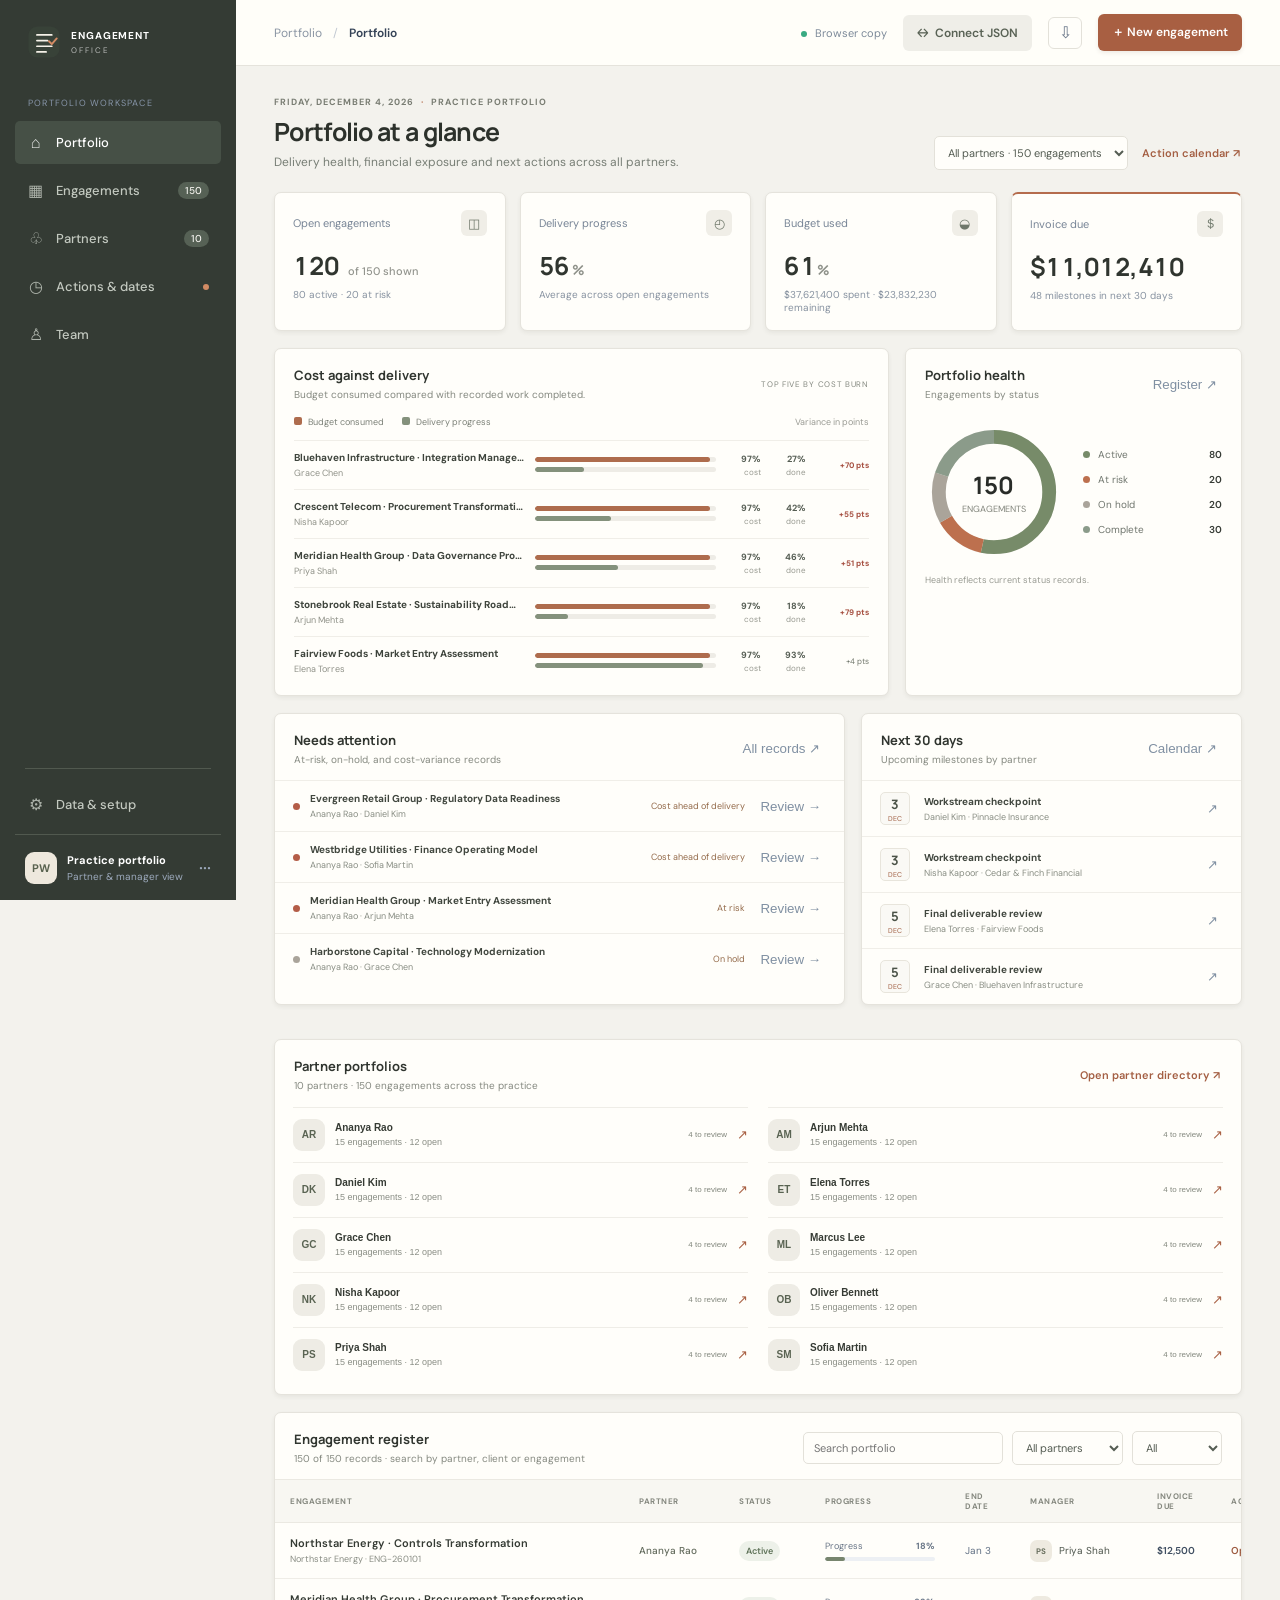
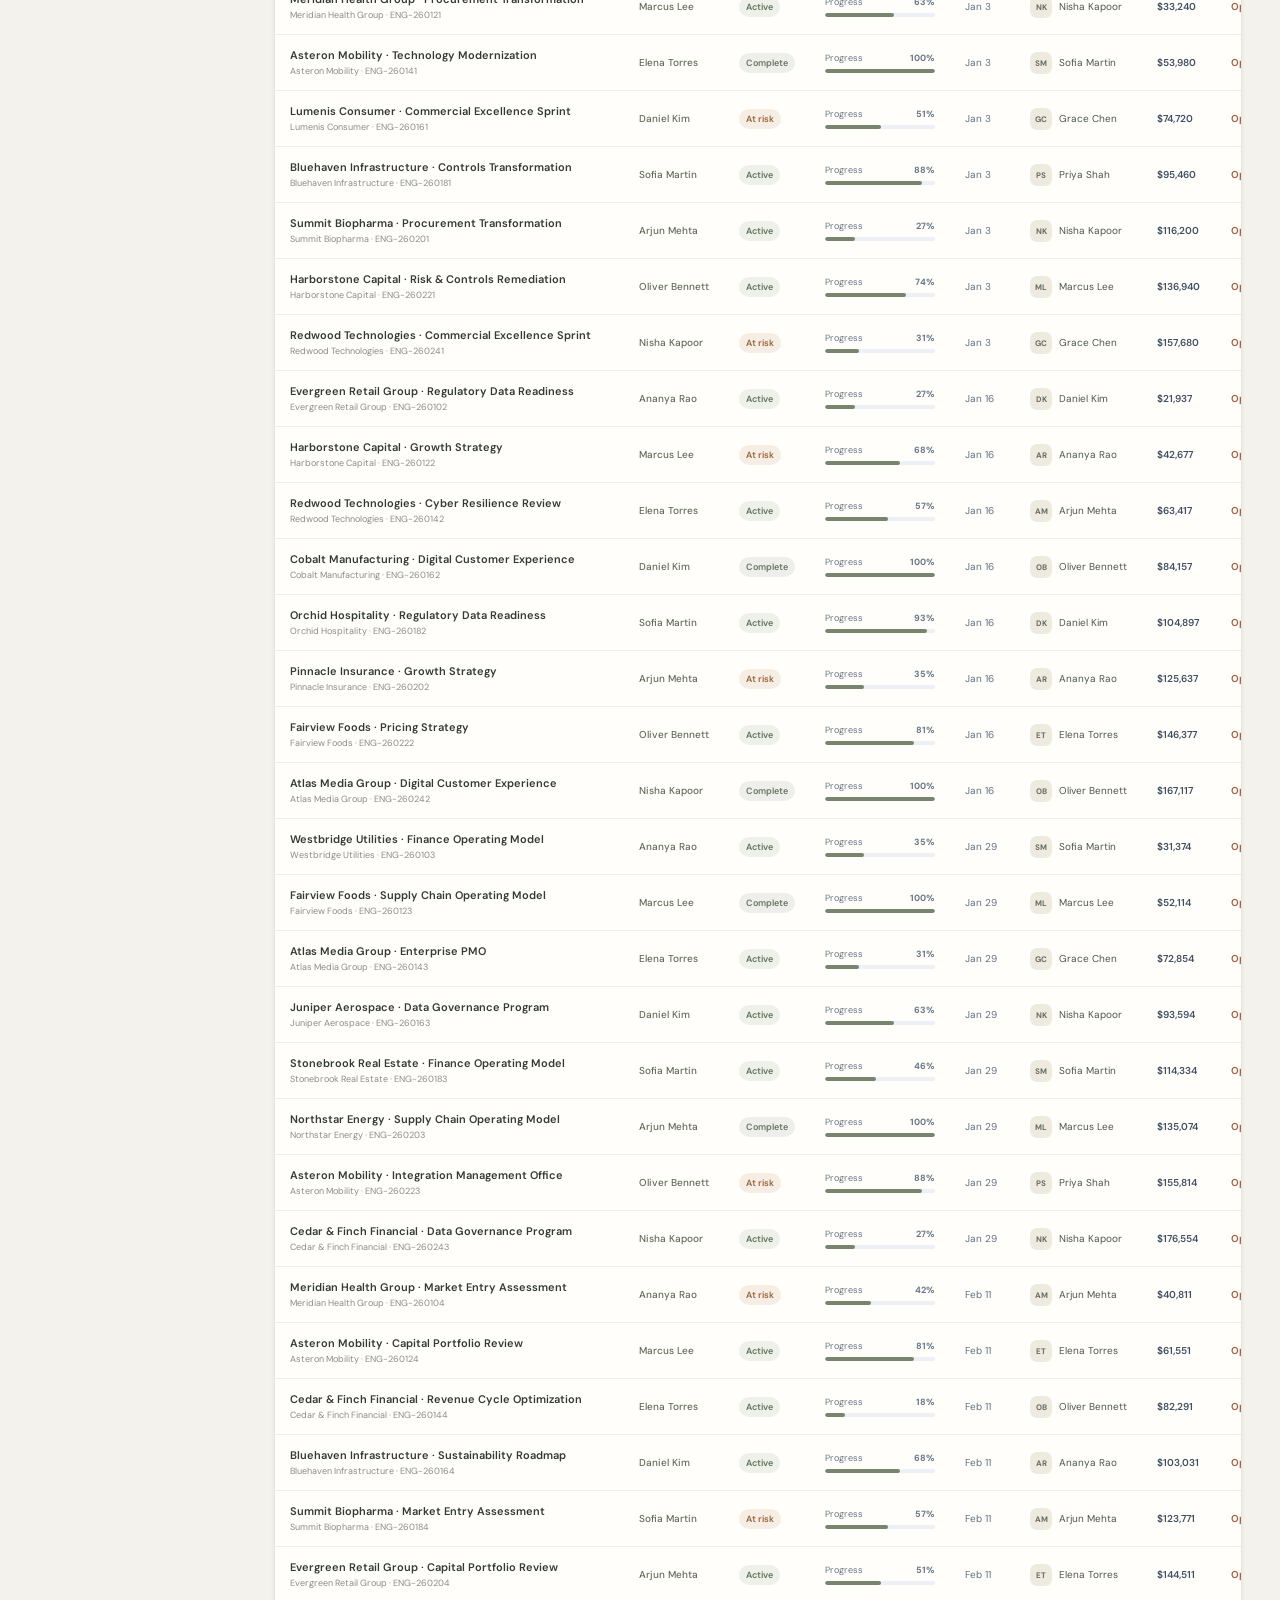
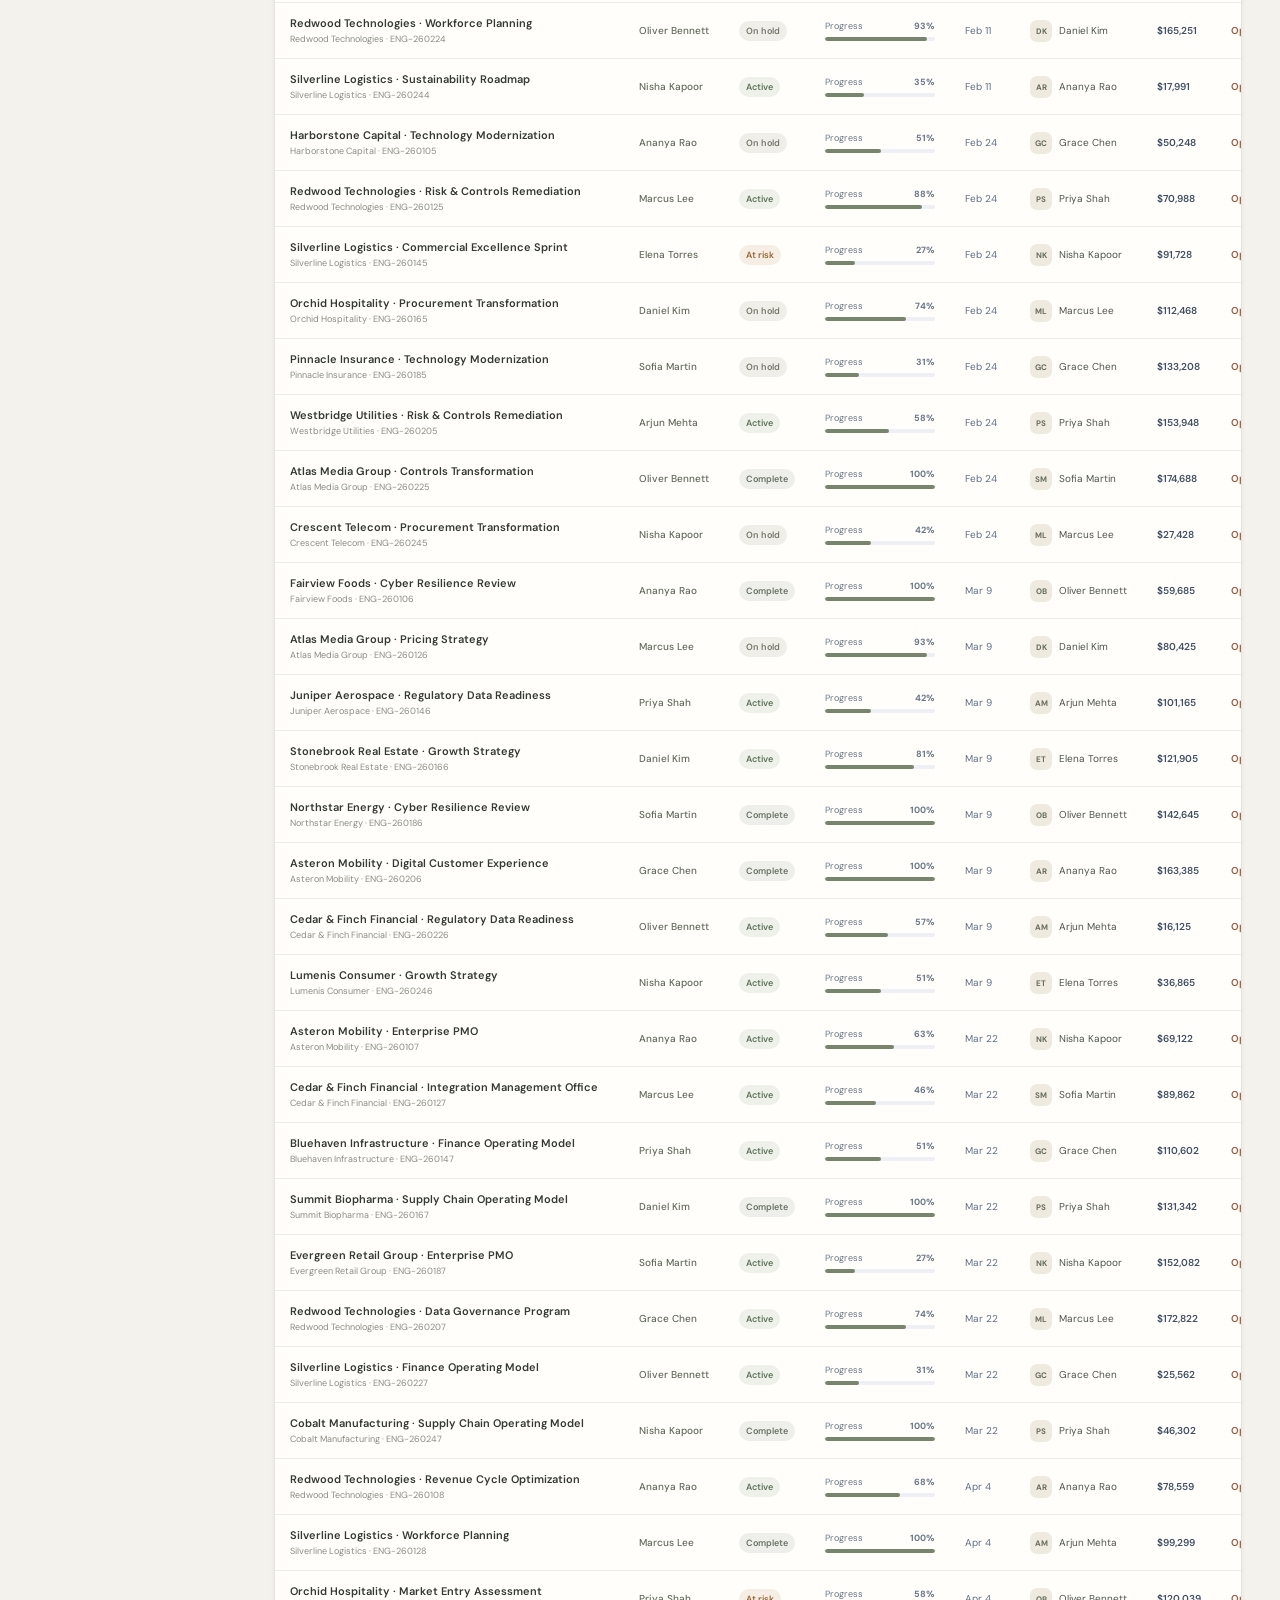
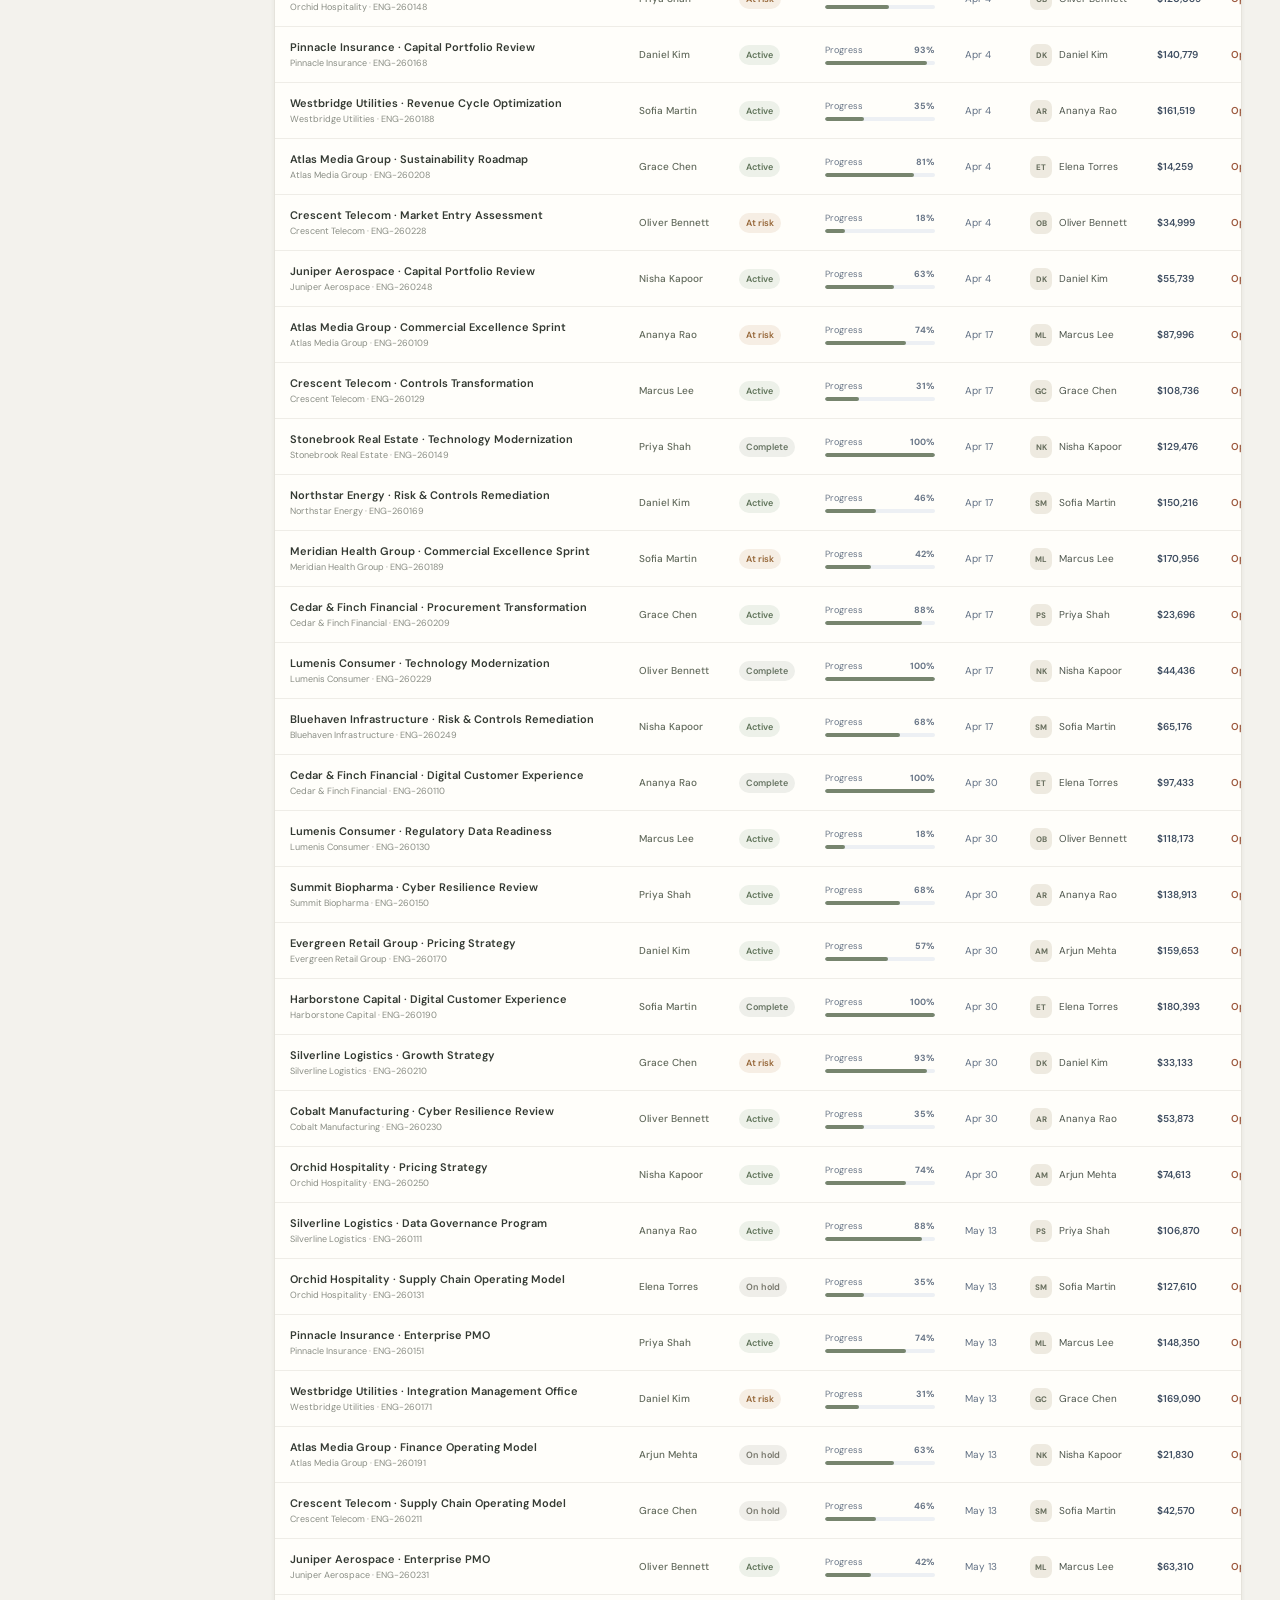
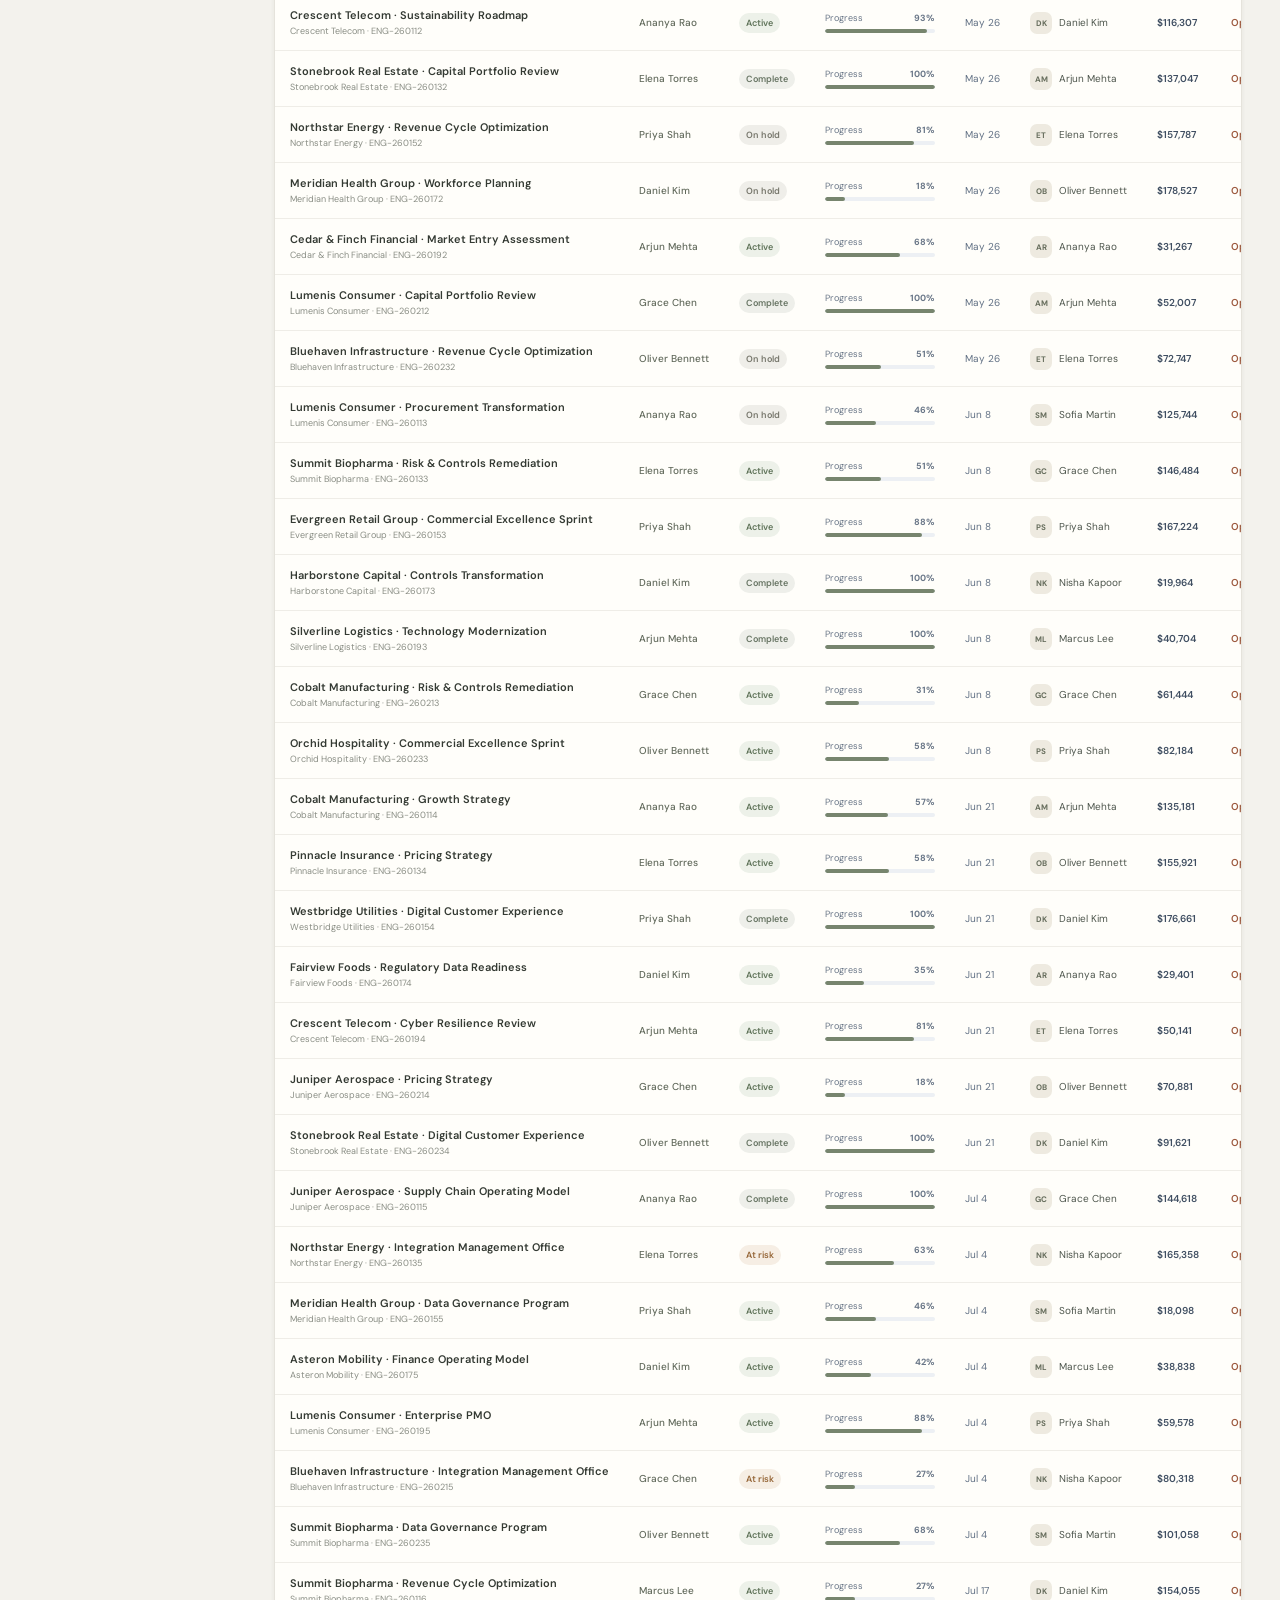
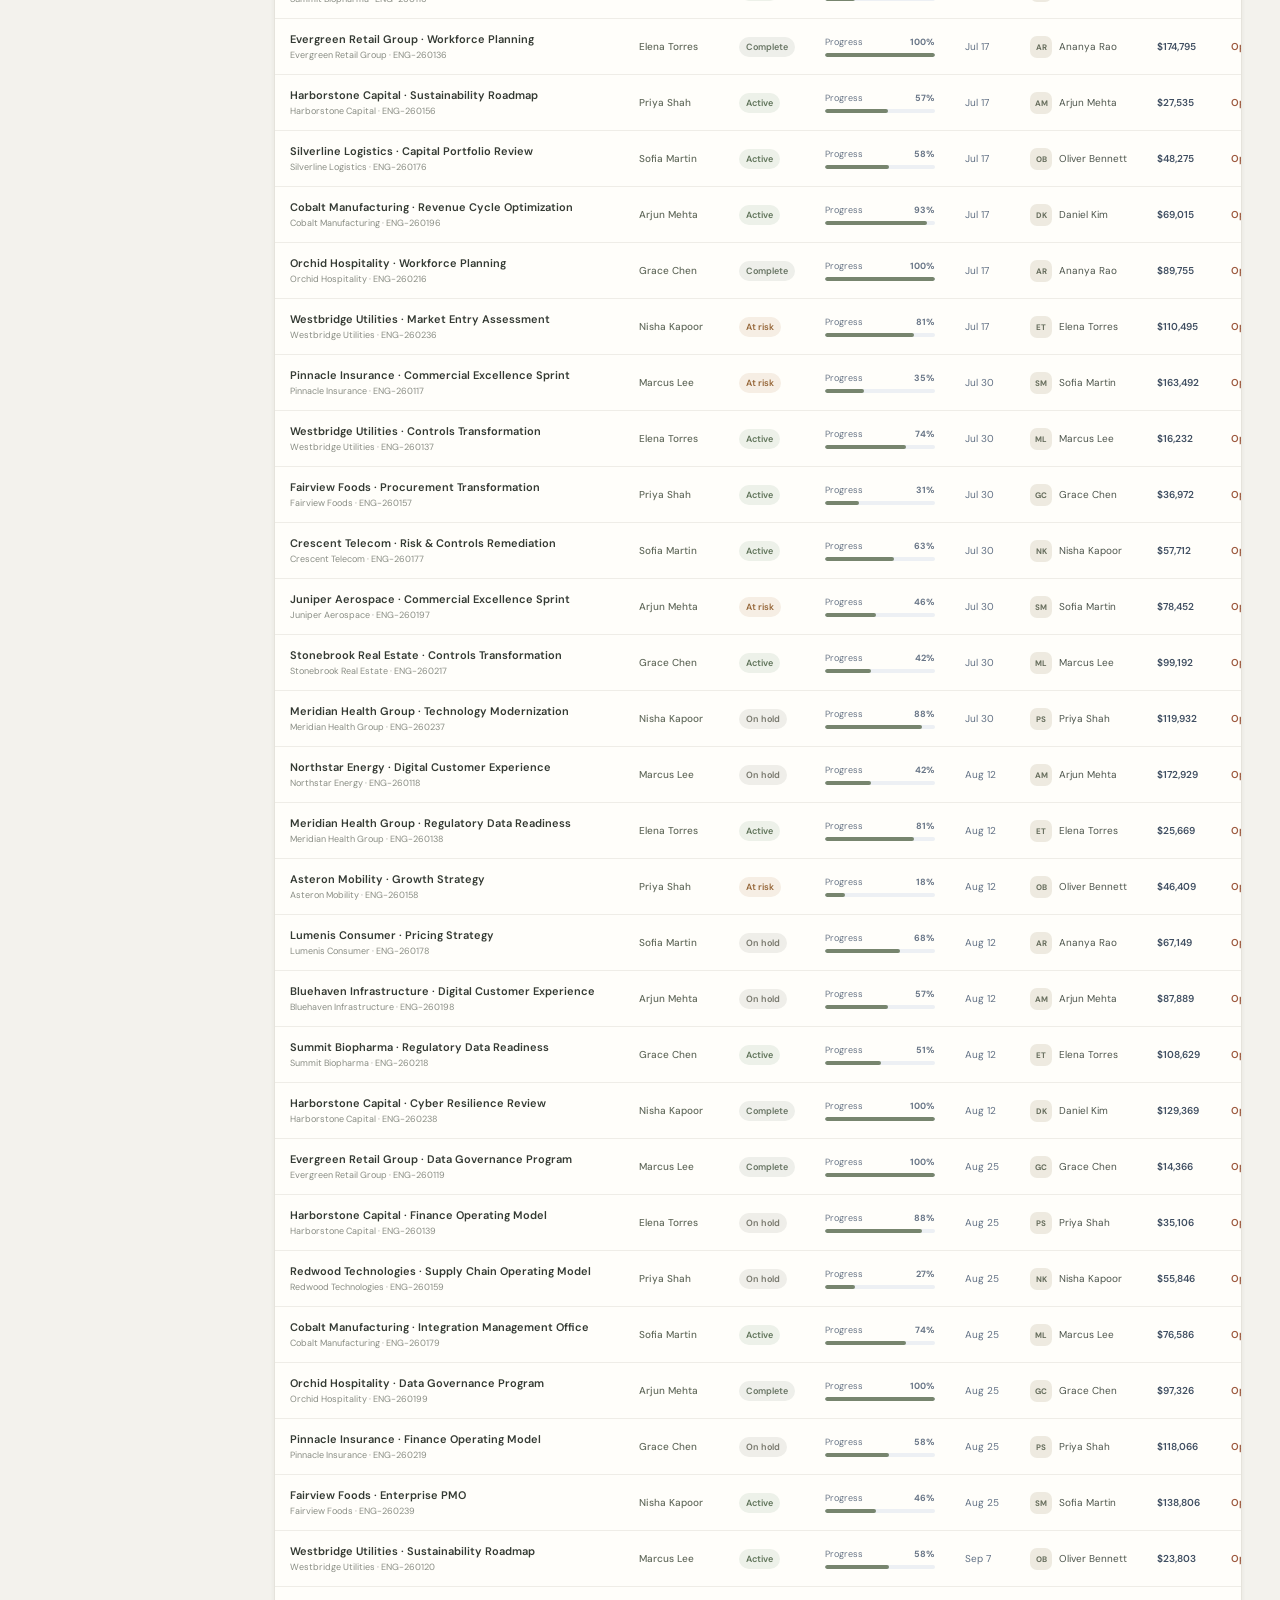
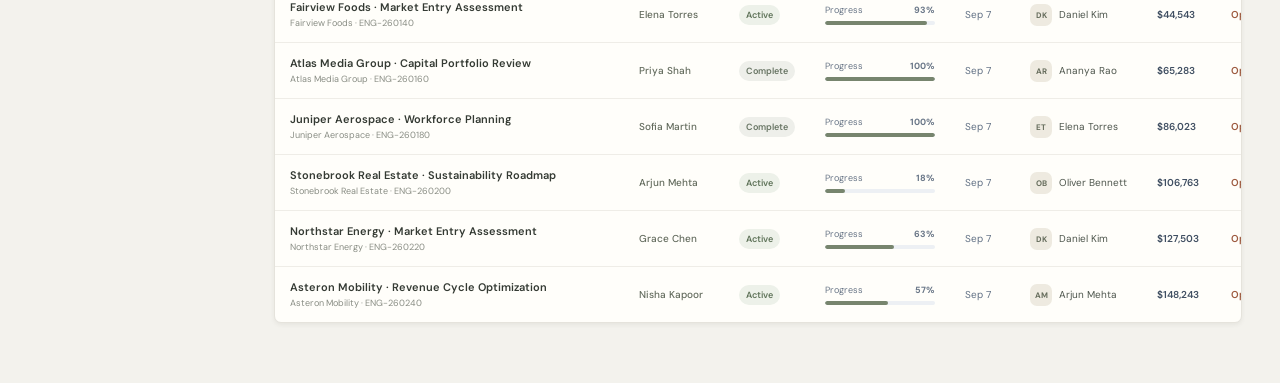
<file: engagement-tracker/index.html>
<!doctype html><html lang="en"><head><meta charset="utf-8"><meta name="viewport" content="width=device-width,initial-scale=1"><meta name="theme-color" content="#f3f2ed"><meta name="description" content="A clear view of engagement delivery, commercial health and upcoming commitments."><link rel="icon" type="image/svg+xml" href="assets/engagement-mark.svg"><title>Engagement Office · Portfolio</title><link rel="stylesheet" href="styles.css"></head><body><aside class="sidebar"><div class="brand"><img class="brand-logo" src="assets/engagement-mark.svg" alt=""><div><strong>ENGAGEMENT</strong><span>OFFICE</span></div></div><div class="workspace-label">PORTFOLIO WORKSPACE</div><nav><button class="nav-item active" data-view="overview"><span class="nav-icon">⌂</span> Portfolio</button><button class="nav-item" data-view="engagements"><span class="nav-icon">▦</span> Engagements <span class="nav-count" id="navCount">06</span></button><button class="nav-item" data-view="partners"><span class="nav-icon">♧</span> Partners <span class="nav-count" id="partnerCount">10</span></button><button class="nav-item" data-view="deadlines"><span class="nav-icon">◷</span> Actions & dates <span class="nav-dot"></span></button><button class="nav-item" data-view="team"><span class="nav-icon">♙</span> Team</button></nav><div class="side-bottom"><div class="side-rule"></div><button class="nav-item" data-view="settings"><span class="nav-icon">⚙</span> Data & setup</button><div class="profile"><div class="avatar">PW</div><div><b>Practice portfolio</b><small>Partner &amp; manager view</small></div><span class="more">···</span></div></div></aside><main class="main"><header class="topbar"><div class="crumb"><span>Portfolio</span><i>/</i><b id="crumbCurrent">Portfolio</b></div><div class="top-actions"><span class="save-state" id="saveState"><span class="green-dot"></span> Browser copy</span><button class="secondary-button json-connect" id="connectJsonBtn" title="Connect a local JSON file">↔ <span>Connect JSON</span></button><button class="icon-button" id="exportBtn" title="Download JSON backup">⇩</button><button class="primary-button" id="newBtn"><span>＋</span> New engagement</button></div></header><div class="content" id="app"></div></main><div class="toast" id="toast"></div><div class="modal-backdrop" id="modalBackdrop"><section class="modal"><header><div><div class="eyebrow">PORTFOLIO RECORD</div><h2 id="modalTitle">New engagement</h2></div><button class="close" id="closeModal">×</button></header><form id="engagementForm"><div class="form-grid" id="formFields"></div><footer><button type="button" class="secondary-button" id="cancelModal">Cancel</button><button type="submit" class="primary-button">Save engagement</button></footer></form></section></div><script src="app.js"></script></body></html>
</file>
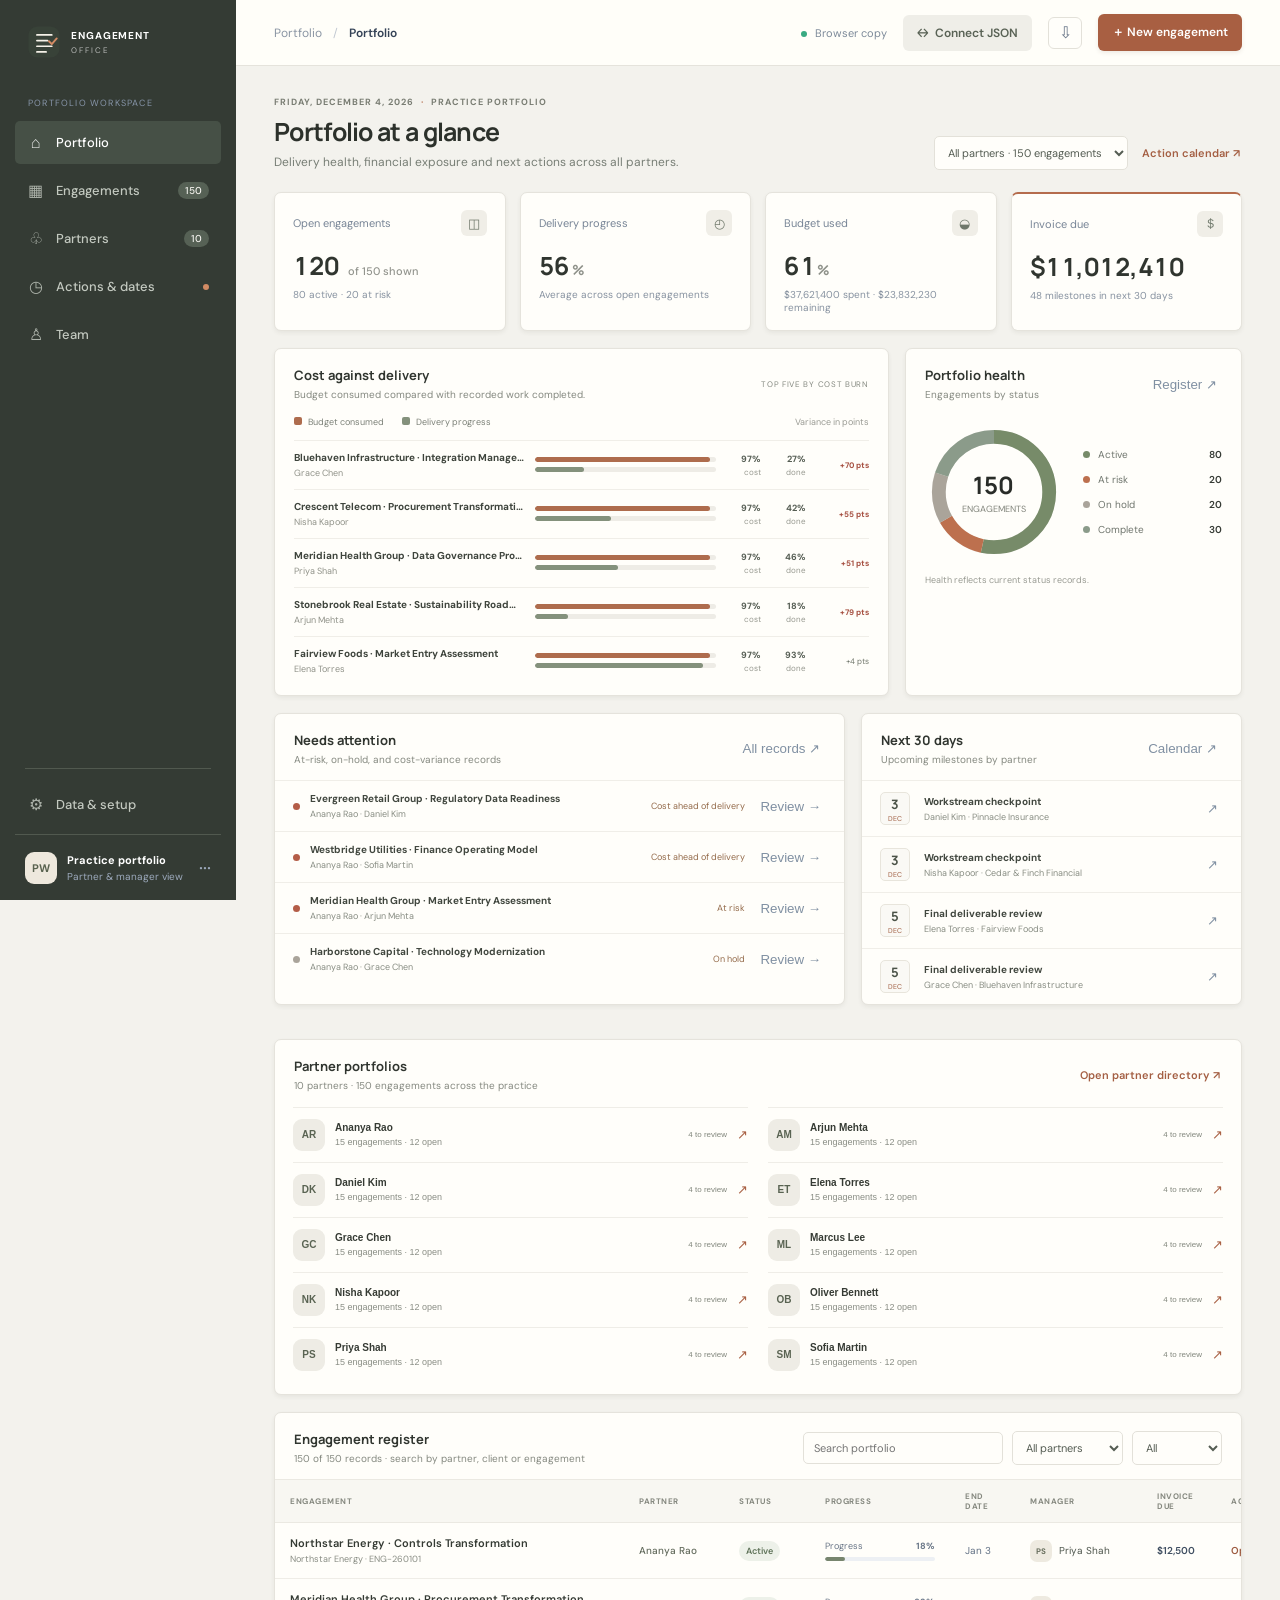
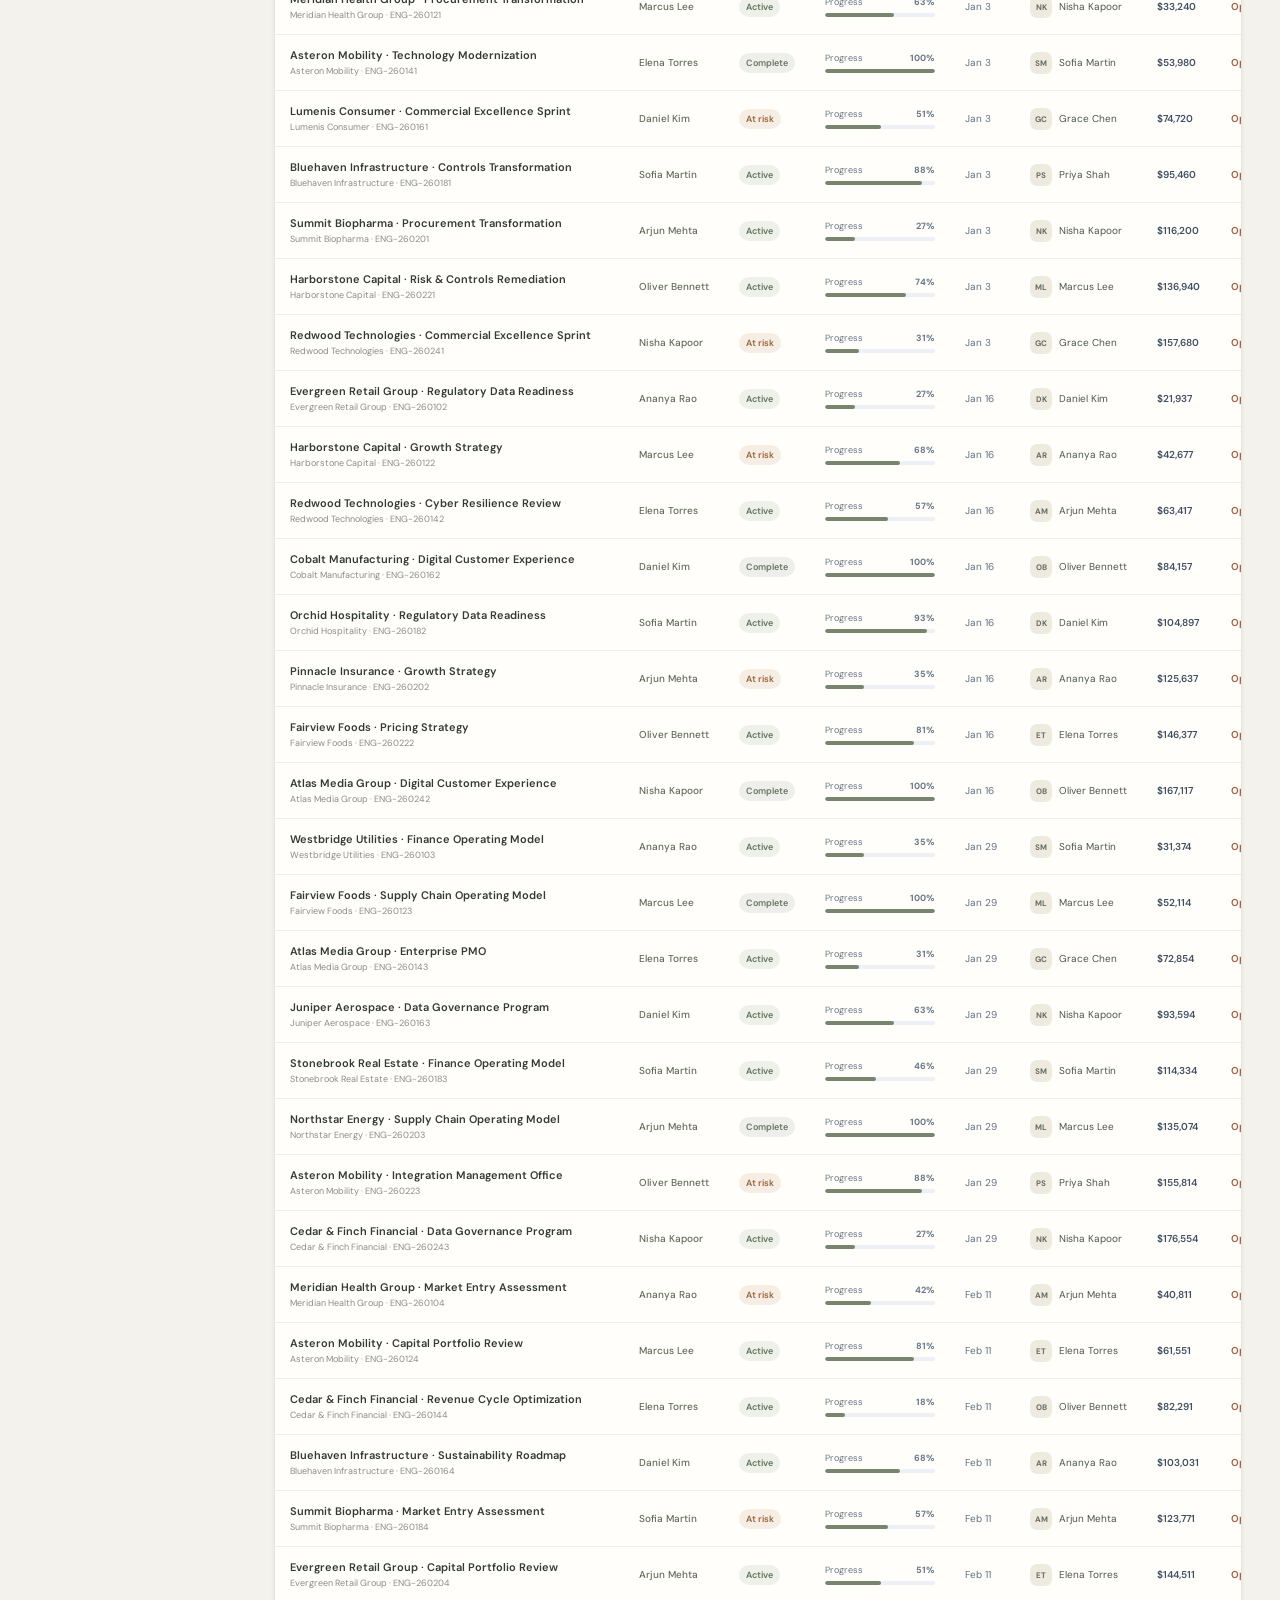
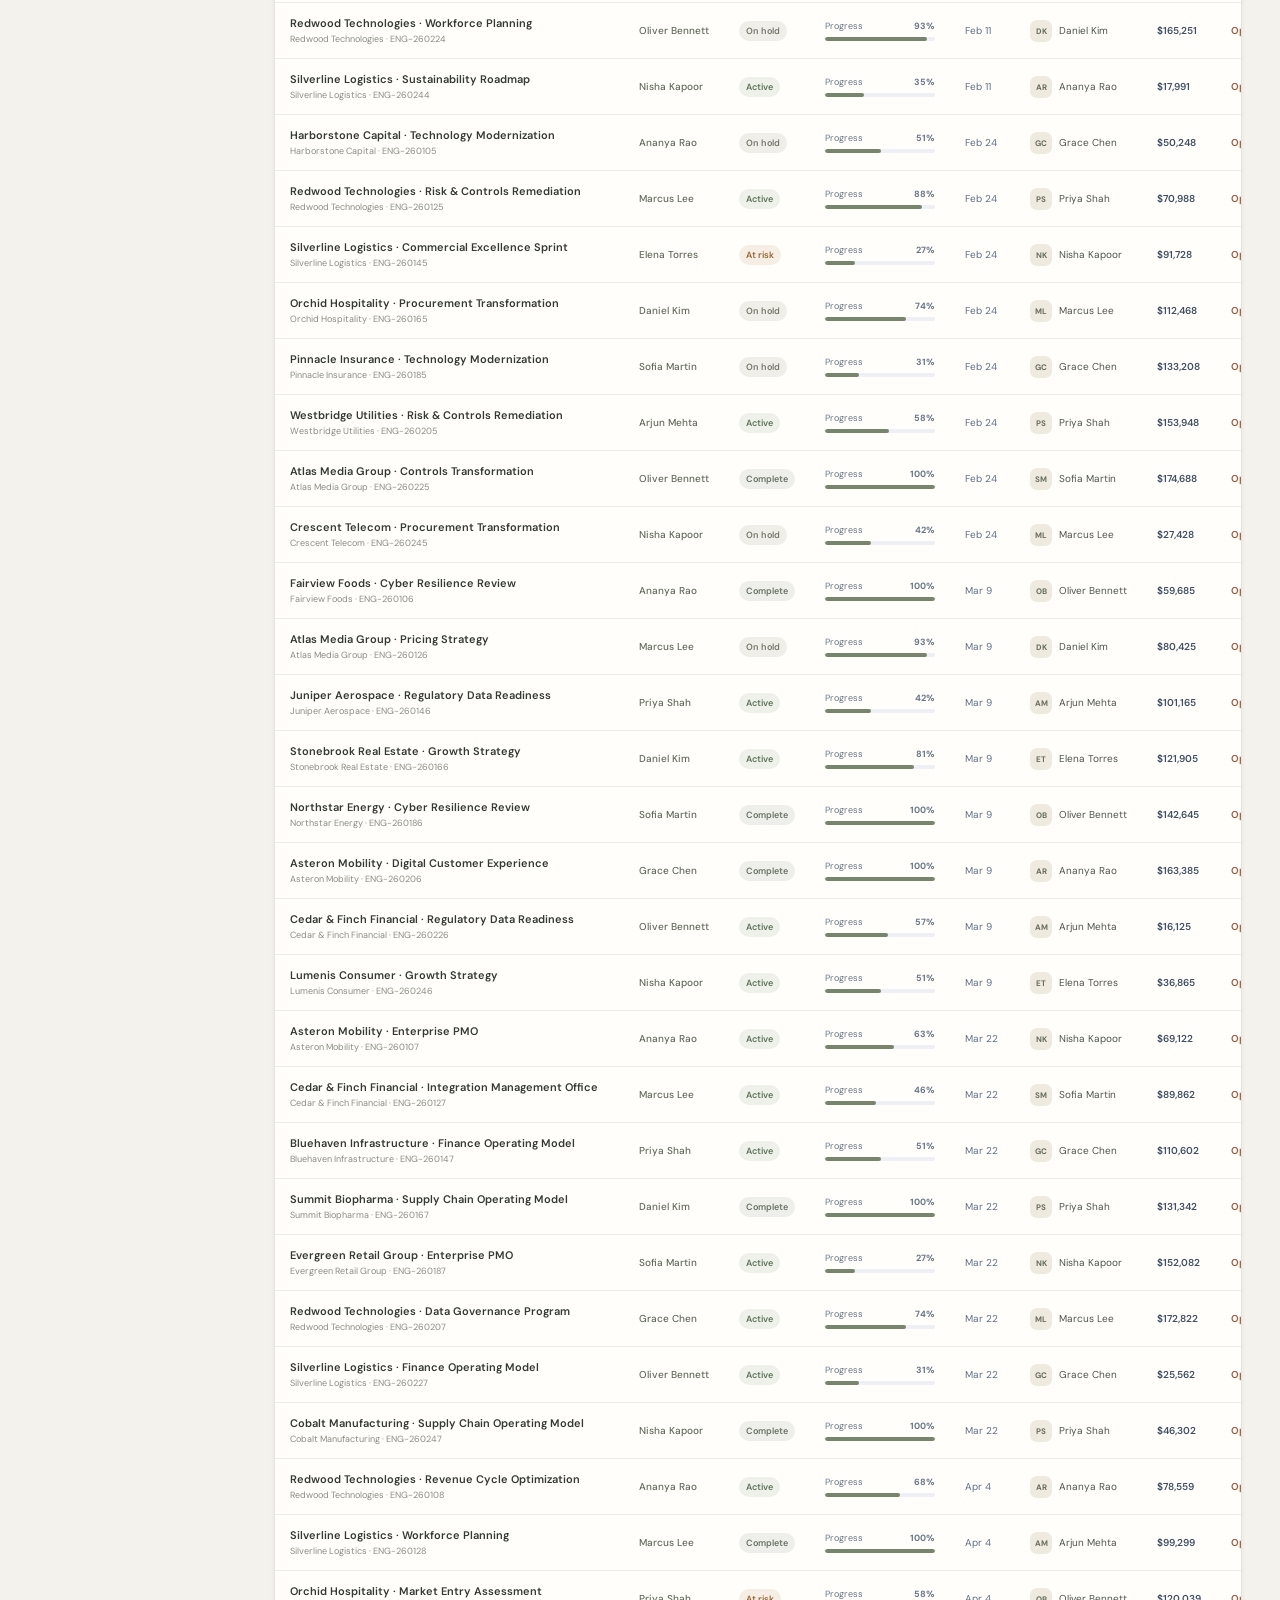
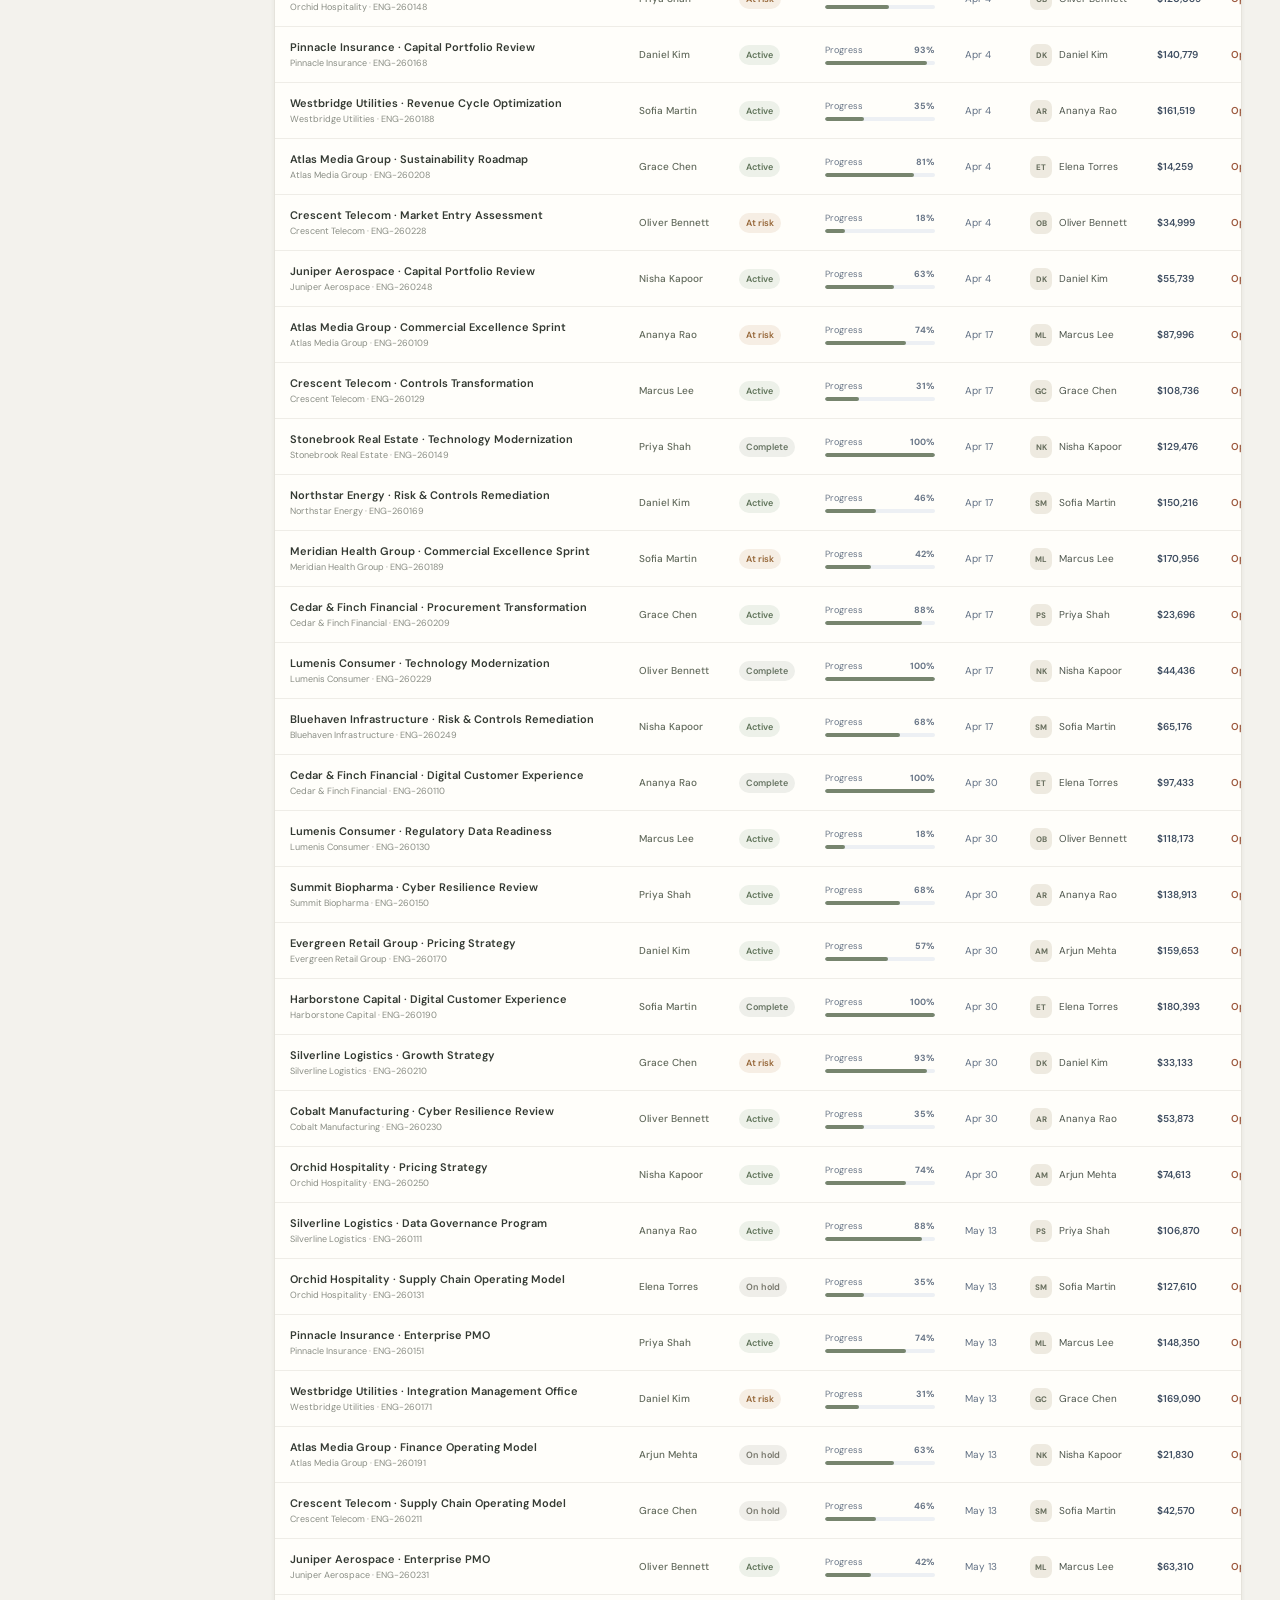
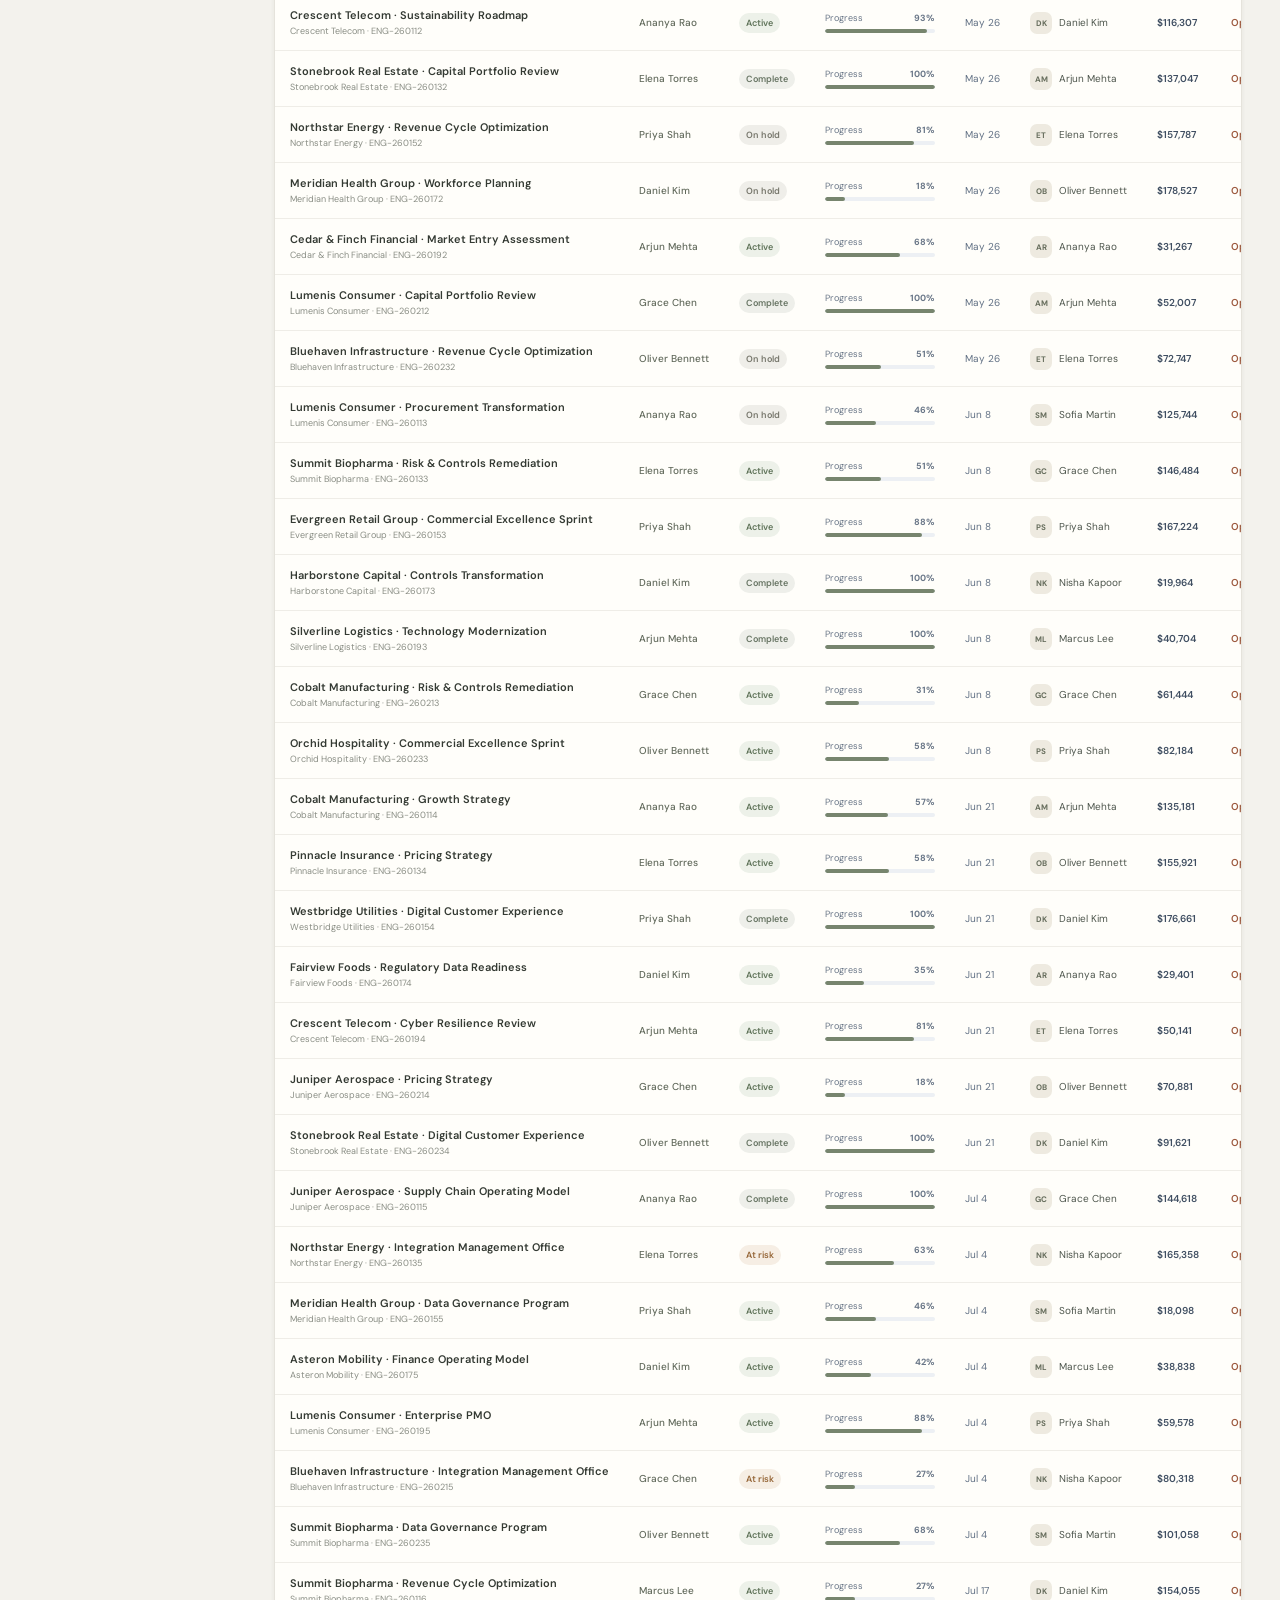
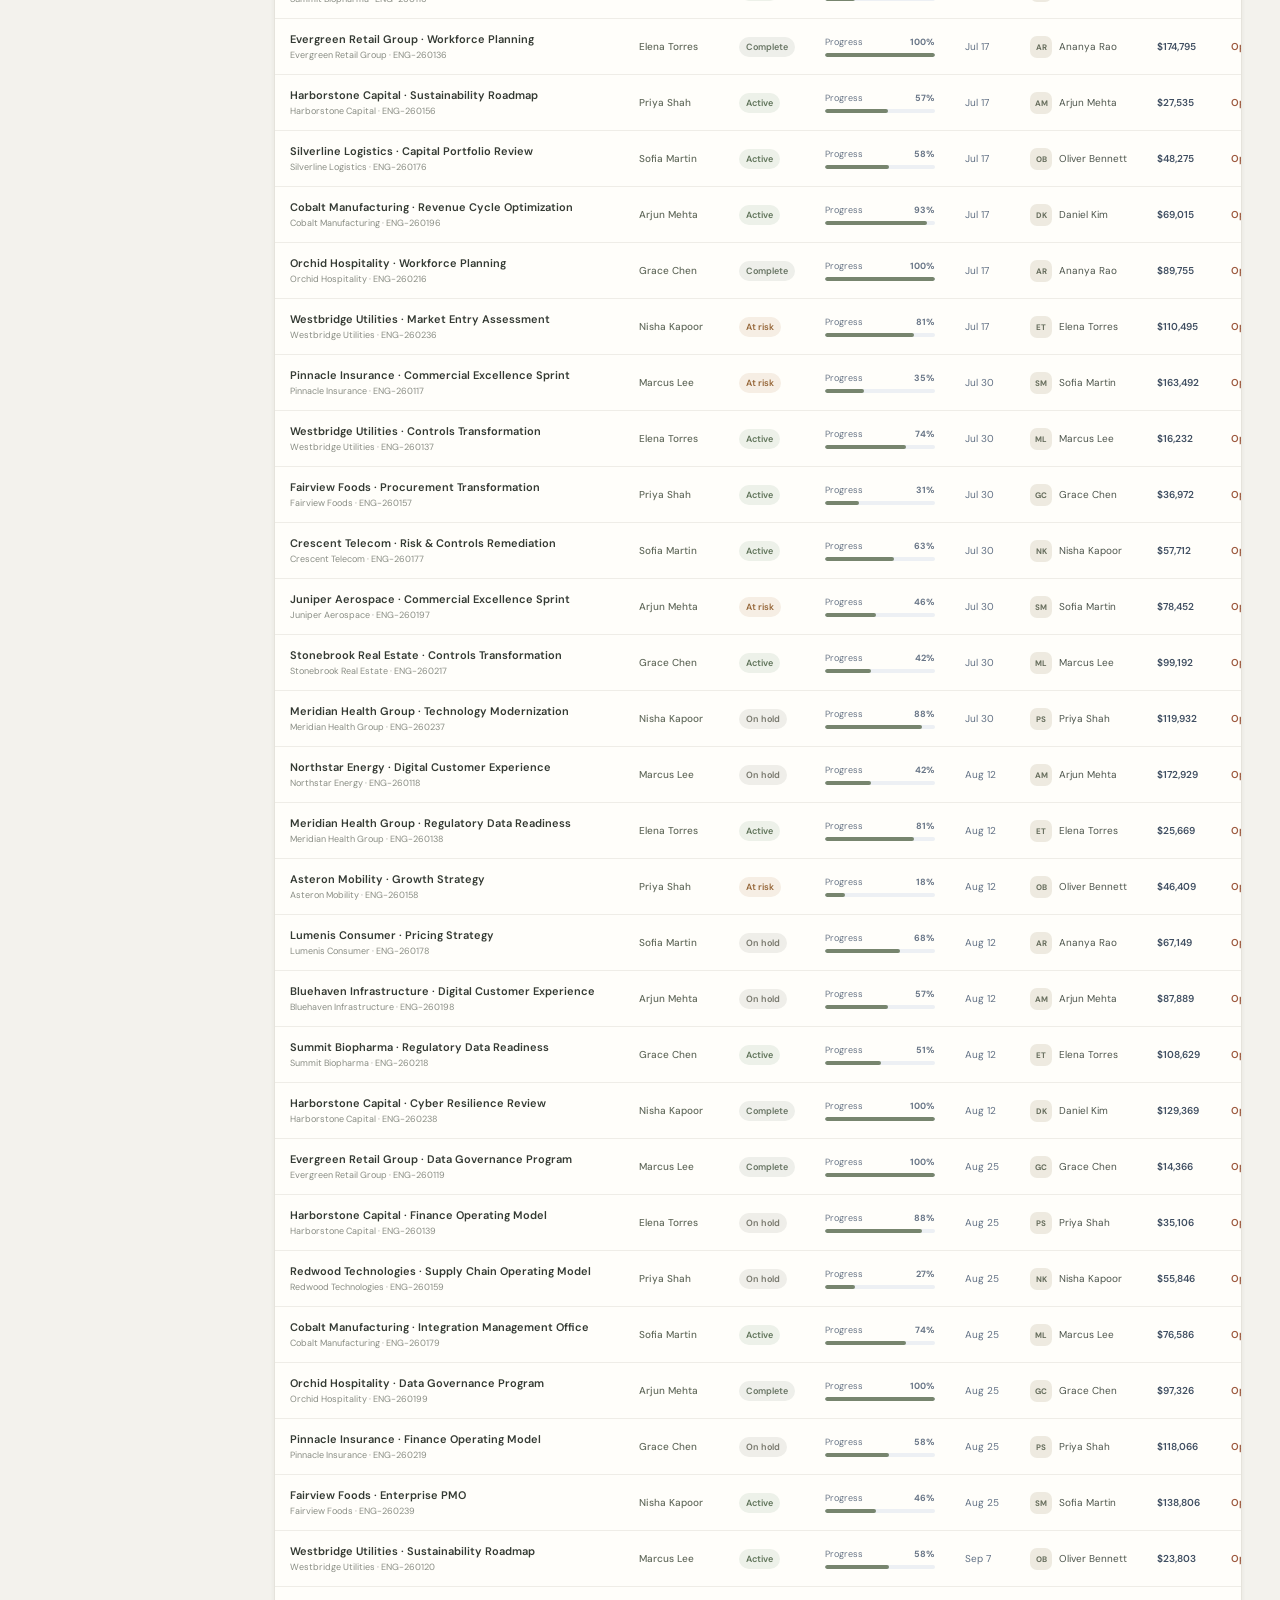
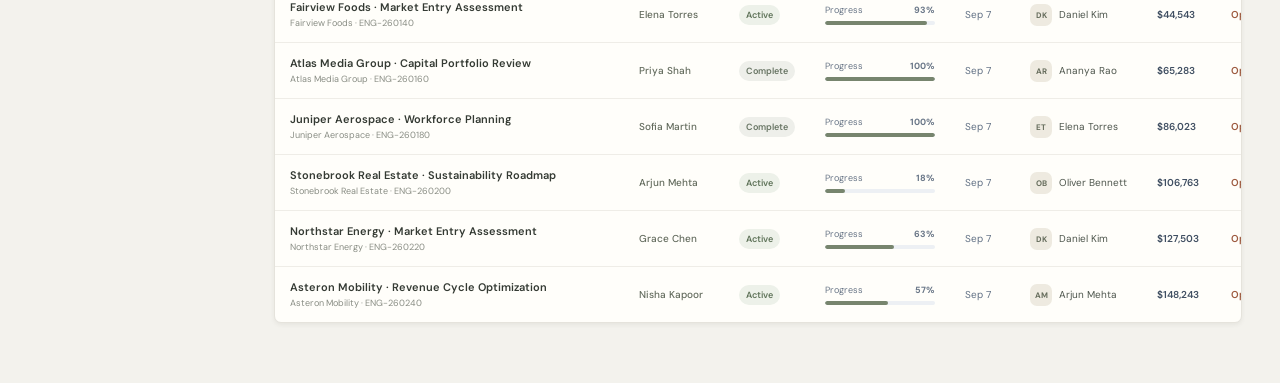
<file: standalone/index.html>
<!doctype html><html lang="en"><head><meta charset="utf-8"><meta name="viewport" content="width=device-width,initial-scale=1"><meta name="theme-color" content="#f3f2ed"><meta name="description" content="A clear view of engagement delivery, commercial health and upcoming commitments."><link rel="icon" type="image/svg+xml" href="data:image/svg+xml,%3Csvg%20xmlns%3D%22http%3A%2F%2Fwww.w3.org%2F2000%2Fsvg%22%20viewBox%3D%220%200%2048%2048%22%3E%3Crect%20x%3D%222%22%20y%3D%222%22%20width%3D%2244%22%20height%3D%2244%22%20rx%3D%2213%22%20fill%3D%22%23384238%22%2F%3E%3Cpath%20d%3D%22M14%2014h21M14%2022h15M14%2030h21M14%2038h13%22%20fill%3D%22none%22%20stroke%3D%22%23f5f1e8%22%20stroke-width%3D%222.4%22%20stroke-linecap%3D%22round%22%2F%3E%3Cpath%20d%3D%22m31%2023%204%204%207-8%22%20fill%3D%22none%22%20stroke%3D%22%23d28b64%22%20stroke-width%3D%222.7%22%20stroke-linecap%3D%22round%22%20stroke-linejoin%3D%22round%22%2F%3E%3C%2Fsvg%3E"><title>Engagement Office · Portfolio</title>
<style>
@import url('https://fonts.googleapis.com/css2?family=DM+Sans:wght@400;500;600;700&family=Manrope:wght@400;500;600;700;800&display=swap');
:root{--ink:#202b3b;--muted:#7b8796;--line:#e7ebf0;--paper:#fff;--canvas:#f5f6f8;--navy:#18283b;--blue:#3c66d6;--blue-soft:#edf2ff;--green:#168568;--amber:#ae7111;--red:#bb5148}*{box-sizing:border-box}body{margin:0;background:var(--canvas);color:var(--ink);font:14px 'DM Sans',Arial,sans-serif;min-height:100vh}.sidebar{position:fixed;inset:0 auto 0 0;width:236px;background:var(--navy);color:#d6deea;padding:25px 15px 16px;display:flex;flex-direction:column;z-index:2}.brand{display:flex;align-items:center;gap:10px;padding:0 12px;color:#fff;letter-spacing:1.1px;font-size:11px}.brand-mark{height:30px;width:30px;border-radius:9px;background:#4767c7;display:grid;place-items:center;font:800 18px Manrope;color:#fff}.brand strong,.brand span{display:block}.brand span{font-size:9px;opacity:.65;margin-top:3px;letter-spacing:2.5px}.workspace-label{font-size:9px;color:#8795a9;letter-spacing:1.2px;padding:38px 13px 12px}.sidebar nav{display:grid;gap:5px}.nav-item{border:0;background:transparent;color:#b9c4d3;display:flex;align-items:center;gap:12px;text-align:left;padding:11px 12px;border-radius:7px;font:500 13px 'DM Sans';cursor:pointer}.nav-item:hover,.nav-item.active{background:#263a53;color:#fff}.nav-icon{font-size:16px;width:17px;text-align:center;opacity:.85}.nav-count{margin-left:auto;font-size:10px;padding:2px 7px;border-radius:10px;background:#344860;color:#d8e1eb}.nav-dot{width:6px;height:6px;border-radius:50%;background:#e8ae4e;margin-left:auto}.side-bottom{margin-top:auto}.side-rule{height:1px;background:#33465c;margin:10px 10px 14px}.profile{display:flex;gap:10px;align-items:center;padding:17px 10px 0;margin-top:8px;border-top:1px solid #33465c}.avatar{width:32px;height:32px;border-radius:50%;display:grid;place-items:center;background:#e6eaff;color:#405dba;font-size:11px;font-weight:700}.profile b,.profile small{display:block}.profile b{font-size:11px;color:#fff}.profile small{font-size:10px;color:#9daabd;margin-top:3px}.more{margin-left:auto;font-size:20px;color:#9daabd}.main{margin-left:236px;min-height:100vh}.topbar{height:66px;background:rgba(255,255,255,.92);border-bottom:1px solid var(--line);display:flex;align-items:center;justify-content:space-between;padding:0 38px;position:sticky;top:0;z-index:1}.crumb{display:flex;gap:11px;align-items:center;font-size:12px;color:#8a95a3}.crumb i{font-style:normal;color:#c1c8d1}.crumb b{font-weight:600;color:#344256}.top-actions{display:flex;align-items:center;gap:16px}.save-state{font-size:11px;color:#7d8a99}.green-dot{width:6px;height:6px;background:#39aa82;border-radius:50%;display:inline-block;margin-right:5px}.icon-button,.close{border:1px solid var(--line);background:#fff;color:#667386;border-radius:6px;height:32px;min-width:34px;font-size:16px;cursor:pointer}.primary-button,.secondary-button{border:0;border-radius:6px;padding:10px 14px;font:600 12px 'DM Sans';cursor:pointer;transition:.18s}.primary-button{background:var(--blue);color:white;box-shadow:0 2px 5px #304fbd24}.primary-button:hover{background:#3058c5;transform:translateY(-1px)}.secondary-button{color:#49566a;background:#f1f3f6}.content{max-width:1440px;margin:auto;padding:30px 38px 60px}.page-heading{display:flex;justify-content:space-between;align-items:flex-end;margin:0 0 22px}.eyebrow{color:#8994a3;font-size:9px;font-weight:700;letter-spacing:1.2px}.page-heading h1{font:700 25px Manrope;margin:6px 0 5px;letter-spacing:-.7px;color:#243246}.subhead{font-size:12px;color:#85909e}.date-label{font-size:11px;color:#7d8998;padding-bottom:4px}.metric-grid{display:grid;grid-template-columns:repeat(4,1fr);gap:14px;margin-bottom:17px}.metric{background:var(--paper);border:1px solid var(--line);border-radius:9px;padding:17px 18px 16px;min-height:119px;box-shadow:0 2px 3px #17283b04}.metric-top{display:flex;justify-content:space-between;align-items:center;color:#788596;font-size:11px}.metric-symbol{height:26px;width:26px;border-radius:7px;display:grid;place-items:center;background:#eff3ff;color:#526cc2;font-size:13px}.metric-value{font:700 25px Manrope;color:#263447;margin-top:12px;letter-spacing:-.5px}.metric-note{font-size:10px;color:#8792a0;margin-top:5px}.metric-note .up{color:#27866b;font-weight:600}.dashboard-grid{display:grid;grid-template-columns:minmax(0,1.57fr) minmax(280px,.9fr);gap:16px;margin-bottom:17px}.panel{background:#fff;border:1px solid var(--line);border-radius:9px;box-shadow:0 2px 3px #17283b04}.panel-head{display:flex;justify-content:space-between;align-items:center;padding:17px 19px 13px}.panel-title{font:700 13px Manrope;color:#2b394c}.panel-sub{font-size:10px;color:#909aa7;margin-top:4px}.select-small{border:1px solid var(--line);border-radius:5px;background:white;padding:6px 8px;color:#687588;font:11px 'DM Sans'}.chart-wrap{padding:2px 18px 13px;height:211px}.chart-wrap svg{width:100%;height:100%;overflow:visible}.chart-axis{font:9px 'DM Sans';fill:#9aa4b0}.bar{fill:#5476d7;rx:3}.bar-muted{fill:#dfe6fa;rx:3}.chart-grid{stroke:#edf0f4;stroke-width:1}.legend{display:flex;gap:15px;font-size:9px;color:#85909d;padding:0 20px 15px}.legend span:before{content:'';display:inline-block;width:7px;height:7px;border-radius:2px;background:#5476d7;margin-right:6px}.legend span+span:before{background:#dfe6fa}.status-content{display:grid;grid-template-columns:145px 1fr;align-items:center;padding:7px 19px 18px;gap:13px}.donut{width:138px;height:138px;position:relative}.donut svg{width:100%;height:100%;transform:rotate(-90deg)}.donut-center{position:absolute;inset:0;display:grid;align-content:center;text-align:center}.donut-center b{font:700 24px Manrope}.donut-center span{font-size:9px;color:#8c96a3;margin-top:2px}.status-list{display:grid;gap:12px}.status-line{display:grid;grid-template-columns:8px 1fr auto;align-items:center;gap:7px;font-size:10px;color:#697687}.status-line b{font-weight:600;color:#354256}.status-dot{height:7px;width:7px;border-radius:50%}.alerts-panel{margin-bottom:17px}.alert-row{display:grid;grid-template-columns:7px 1.15fr 1fr auto auto;gap:12px;align-items:center;padding:11px 19px;border-top:1px solid #f0f2f5;font-size:10px}.alert-indicator{height:7px;width:7px;border-radius:50%;background:#d3912e}.alert-indicator.red{background:#cf6258}.alert-title{font-weight:600;color:#354256}.alert-client,.alert-owner{color:#828d9b}.alert-due{font-size:9px;font-weight:600;color:#9b681b;background:#fbf3e5;padding:5px 8px;border-radius:4px}.alert-due.urgent{color:#b54e43;background:#fbefed}.table-panel{overflow:hidden}.table-tools{display:flex;align-items:center;gap:9px}.search{border:1px solid var(--line);border-radius:5px;padding:8px 10px;font:11px 'DM Sans';width:200px;outline:none}.search:focus,.form-control:focus{border-color:#7890df;box-shadow:0 0 0 3px #e9edfc}.filter{border:1px solid var(--line);border-radius:5px;background:white;padding:8px 9px;color:#697687;font:11px 'DM Sans'}.table-scroll{overflow:auto}table{border-collapse:collapse;width:100%;min-width:860px}thead th{background:#fafbfc;color:#8994a2;text-transform:uppercase;letter-spacing:.55px;font-size:8px;text-align:left;padding:11px 15px;font-weight:700;border-top:1px solid #f0f2f5;border-bottom:1px solid #edf0f3}tbody td{padding:13px 15px;border-bottom:1px solid #f0f2f5;font-size:10px;color:#617084;white-space:nowrap}tbody tr:hover{background:#fafbfe}tbody tr:last-child td{border-bottom:0}.eng-name{font-size:11px;font-weight:600;color:#2c3a4e}.eng-client{font-size:9px;color:#939daa;margin-top:3px}.partner-cell{display:flex;align-items:center;gap:7px;color:#49576a}.mini-avatar{width:22px;height:22px;border-radius:50%;background:#edf0fb;color:#5369b4;display:grid;place-items:center;font-size:8px;font-weight:700}.status-pill,.tag{padding:4px 7px;border-radius:10px;font-size:9px;font-weight:600}.status-pill.Active{color:#18785f;background:#e8f5ef}.status-pill.Atrisk{color:#ab7018;background:#fcf3e4}.status-pill.Onhold{color:#667284;background:#eef0f3}.status-pill.Complete{color:#4e63a5;background:#eef0fa}.progress-cell{width:110px}.progress-label{display:flex;justify-content:space-between;font-size:9px;color:#697687;margin-bottom:5px}.progress-track{height:4px;background:#edf0f4;border-radius:4px;overflow:hidden}.progress-fill{height:100%;background:#5979d4;border-radius:4px}.due-cell{font-weight:600;color:#3f4e61}.row-actions{display:flex;gap:4px}.tiny-action{border:0;background:transparent;color:#8090a2;cursor:pointer;padding:3px 5px}.tiny-action:hover{color:#354d9a}.view-header{display:flex;align-items:center;justify-content:space-between;margin:8px 0 20px}.view-header h1{font:700 24px Manrope;margin:5px 0;color:#273549}.view-header p{margin:0;color:#8994a1;font-size:12px}.detail-grid{display:grid;grid-template-columns:1.2fr .8fr;gap:16px}.detail-card{padding:19px}.detail-title{font:700 14px Manrope;margin:0 0 16px;color:#2e3b4e}.detail-list{display:grid;grid-template-columns:1fr 1fr;gap:16px}.detail-item label{display:block;color:#939daa;font-size:9px;text-transform:uppercase;letter-spacing:.6px;margin-bottom:5px}.detail-item div{font-size:11px;color:#3e4b5d;font-weight:600}.detail-item a{color:#4968c4;text-decoration:none;word-break:break-all}.timeline{display:grid;gap:0}.timeline-item{display:grid;grid-template-columns:14px 1fr;gap:10px;position:relative;padding-bottom:18px}.timeline-item:not(:last-child):before{content:'';position:absolute;left:5px;top:12px;bottom:0;border-left:1px solid #e1e6ed}.timeline-dot{width:11px;height:11px;border-radius:50%;border:2px solid #6380d7;background:white;z-index:1}.timeline-item b{display:block;font-size:10px}.timeline-item span{display:block;font-size:9px;color:#8994a2;margin-top:4px}.team-chips{display:flex;flex-wrap:wrap;gap:7px}.team-chip{padding:7px 9px;border:1px solid #e9edf2;border-radius:5px;font-size:10px;color:#526074}.settings-grid{display:grid;grid-template-columns:1fr 1fr;gap:16px}.settings-card{padding:20px}.settings-card p{font-size:11px;color:#7d8998;line-height:1.65}.settings-card h3{font:700 14px Manrope;margin:0 0 7px}.settings-card .secondary-button{margin-top:6px}.step{display:flex;gap:12px;margin:14px 0;align-items:flex-start}.step-num{width:23px;height:23px;flex:none;border-radius:50%;background:#edf1ff;color:#4e68c0;display:grid;place-items:center;font-size:10px;font-weight:700}.step b{font-size:10px;display:block;margin-bottom:3px}.step span{font-size:10px;color:#8994a2;line-height:1.5}.blank-state{padding:32px;text-align:center;color:#8a96a3;font-size:11px}.toast{position:fixed;bottom:22px;right:25px;background:#26364b;color:#fff;padding:11px 16px;border-radius:6px;font-size:11px;box-shadow:0 7px 22px #14203433;opacity:0;transform:translateY(8px);transition:.2s;pointer-events:none;z-index:5}.toast.show{opacity:1;transform:translateY(0)}.modal-backdrop{position:fixed;inset:0;background:#15223666;display:none;align-items:center;justify-content:center;padding:20px;z-index:4}.modal-backdrop.open{display:flex}.modal{width:min(690px,100%);max-height:90vh;overflow:auto;background:#fff;border-radius:10px;box-shadow:0 20px 60px #12203833;animation:appear .18s ease-out}.modal>header{display:flex;justify-content:space-between;padding:20px 22px 15px;border-bottom:1px solid var(--line);align-items:flex-start}.modal h2{font:700 19px Manrope;margin:6px 0 0}.close{border:0;font-size:22px}.form-grid{display:grid;grid-template-columns:1fr 1fr;gap:14px;padding:20px 22px}.field.full{grid-column:1/-1}.field label{display:block;font-size:10px;color:#697688;font-weight:600;margin-bottom:6px}.form-control{width:100%;border:1px solid #e3e8ee;border-radius:5px;padding:9px 10px;font:11px 'DM Sans';color:#354256;outline:none;background:#fff}.modal footer{padding:13px 22px 18px;display:flex;justify-content:flex-end;gap:8px;border-top:1px solid var(--line)}@keyframes appear{from{transform:translateY(6px);opacity:0}to{transform:none;opacity:1}}@media(max-width:1000px){.sidebar{width:205px}.main{margin-left:205px}.content{padding:26px 23px}.topbar{padding:0 23px}.metric-grid{grid-template-columns:repeat(2,1fr)}.dashboard-grid{grid-template-columns:1fr}.status-content{grid-template-columns:150px 1fr}.settings-grid{grid-template-columns:1fr}}@media(max-width:680px){.sidebar{position:static;width:auto;height:auto;padding:11px 14px;display:flex;flex-direction:row;align-items:center}.brand{padding:0}.workspace-label,.side-bottom,.sidebar nav .nav-item:not(.active){display:none}.sidebar nav{margin-left:auto;display:flex}.sidebar nav .nav-item.active{padding:8px 10px}.main{margin:0}.topbar{height:56px;padding:0 15px}.save-state{display:none}.top-actions{gap:8px}.content{padding:22px 14px}.page-heading{align-items:flex-start;gap:10px}.page-heading h1{font-size:21px}.date-label{display:none}.metric-grid{gap:9px}.metric{padding:13px;min-height:105px}.metric-value{font-size:22px}.table-tools{flex-wrap:wrap;justify-content:flex-end}.search{width:150px}.detail-grid{grid-template-columns:1fr}.detail-list{gap:13px}.form-grid{grid-template-columns:1fr}.field.full{grid-column:auto}.alert-row{grid-template-columns:7px 1fr auto;gap:8px}.alert-client,.alert-owner{display:none}.status-content{grid-template-columns:130px 1fr;padding:5px 12px 14px}.donut{width:120px;height:120px}}
/* Portfolio design refresh: warm mineral neutrals with one restrained clay accent. */
:root{--ink:#292c28;--muted:#777b73;--line:#e5e3dc;--paper:#fffefa;--canvas:#f3f2ed;--navy:#343b34;--blue:#a85f42;--blue-soft:#f5ece6;--green:#70816d;--amber:#ad8050;--red:#ad5948}
body{background:var(--canvas);color:var(--ink);font-family:'DM Sans',Arial,sans-serif;font-variant-numeric:tabular-nums}.sidebar{background:#343b34;color:#e6e8e1}.brand-logo{height:34px;width:34px;display:block}.brand{letter-spacing:.9px}.brand strong{font-size:10px}.brand span{font-size:8px;letter-spacing:2px}.nav-item{color:#c3c9c0;border-radius:5px}.nav-item:hover,.nav-item.active{background:#465046;color:#fff}.nav-count{background:#566155;color:#f3f2ed}.nav-dot{background:#d28b64}.avatar{border-radius:9px;background:#eee8dd;color:#59624f}.profile{border-color:#51594f}.side-rule{background:#51594f}.main{background:var(--canvas)}.topbar{background:rgba(255,254,250,.94)}.primary-button{background:#a85f42;box-shadow:0 2px 4px #56352318}.primary-button:hover{background:#914d34}.metric,.panel{background:var(--paper);border-color:var(--line);box-shadow:0 2px 4px #292b2510}.metric{border-radius:7px}.panel{border-radius:7px}.metric-symbol{background:#f0eee7;color:#6f786b;border-radius:6px}.metric-value{color:#30352f;font-variant-numeric:tabular-nums}.metric-unit{font-size:14px;color:#8e9189;margin-left:2px}.metric-context{font:500 11px 'DM Sans';color:#92948d;letter-spacing:0;margin-left:8px}.metric-feature{border-top:2px solid #b56c4d}.page-heading h1,.view-header h1{color:#2c312b}.eyebrow{color:#797d73;letter-spacing:1px}.subhead{color:#777e75}.eyebrow-sep{color:#b56c4d;padding:0 4px}.date-label{color:#777b73}.status-pill.Active{background:#edf1e9;color:#5f7359}.status-pill.Atrisk{background:#f6eee4;color:#966739}.status-pill.Onhold{background:#efeee9;color:#77776c}.status-pill.Complete{background:#eeefea;color:#687564}.progress-fill{background:#77856e}.search:focus,.form-control:focus{border-color:#ad765b;box-shadow:0 0 0 3px #f3e9e2}.bar{fill:#aa6448}.bar-muted{fill:#dedbd1}.chart-grid{stroke:#eceae3}.donut-center span{color:#82857c}.status-content{padding-bottom:13px}.status-line{color:#70766e}.status-line b{color:#353a34}.panel-head{padding:17px 19px 13px}.panel-title{color:#30352f}.panel-sub{color:#858980;max-width:470px;line-height:1.45}.table-panel thead th{background:#f8f7f2;border-color:#ebe9e2;color:#85887f}.table-panel tbody td{border-color:#efede7}.table-panel tbody tr:hover{background:#faf9f4}.eng-name{color:#343a33}.eng-client{color:#898d84}.partner-cell{color:#4d554c}.mini-avatar{border-radius:7px;background:#eeeae0;color:#666d5c}.text-button{border:0;background:transparent;color:#a45f43;font:600 11px 'DM Sans';cursor:pointer;padding:7px 2px}.text-button span{font-size:15px;margin-left:5px}.select-small,.filter,.search,.form-control{background:#fffefa;border-color:#e3e1d9;color:#555d53}.secondary-button{background:#efeee8;color:#555c52}.secondary-button:hover{background:#e6e4db}.icon-button{background:#fffefa;border-color:#e3e1d9}.alert-row{border-color:#efede7}.alert-due{color:#91653e;background:#f5eee3}.alert-due.urgent{color:#a34f40;background:#f5eae5}.alert-indicator{background:#bd8a4c}.alert-indicator.red{background:#b55c49}.analytics-grid{grid-template-columns:minmax(0,1.55fr) minmax(285px,.85fr)}.analytics-legend{display:flex;align-items:center;gap:18px;padding:0 19px 12px;color:#7c8178;font-size:9px}.analytics-legend i{display:inline-block;width:8px;height:8px;border-radius:2px;margin-right:6px}.key-spend{background:#ae6c4d}.key-progress{background:#84917c}.legend-explain{margin-left:auto;color:#9a9b94}.micro-label{font-size:8px;color:#858980;letter-spacing:.7px}.analytics-list{padding:0 19px 10px}.analytics-row{display:grid;grid-template-columns:minmax(130px,1.4fr) minmax(100px,1.1fr) 34px 34px 52px;gap:11px;align-items:center;padding:10px 0;border-top:1px solid #f0eee8}.analytics-name{min-width:0}.analytics-name b,.analytics-name span{display:block;white-space:nowrap;overflow:hidden;text-overflow:ellipsis}.analytics-name b{font-size:10px;color:#3e443c}.analytics-name span{font-size:9px;color:#909289;margin-top:3px}.analytics-bars{display:grid;gap:5px}.analytics-track{height:5px;background:#eeece6;border-radius:4px;overflow:hidden}.analytics-track i{height:100%;display:block;border-radius:4px}.bar-spend{background:#ae6c4d}.bar-progress{background:#84917c}.analytics-percent{text-align:right}.analytics-percent b,.analytics-percent span{display:block}.analytics-percent b{font-size:9px;color:#555d53}.analytics-percent span{font-size:8px;color:#96988f;margin-top:2px}.variance{font-size:8px;color:#73796e;text-align:right}.variance-high{color:#a65041;font-weight:700}.health-foot{padding:0 19px 15px;color:#999b93;font-size:9px;line-height:1.4}.lower-grid{grid-template-columns:1.2fr .8fr;margin-bottom:17px}.attention-row,.deadline-row{display:grid;grid-template-columns:7px minmax(120px,1fr) auto auto;align-items:center;gap:10px;padding:11px 18px;border-top:1px solid #f0eee8}.attention-mark{width:7px;height:7px;border-radius:50%;background:#b45d47}.attention-mark.hold{background:#aaa49a}.attention-row b,.attention-row small,.deadline-row b,.deadline-row small{display:block}.attention-row b,.deadline-row b{font-size:10px;color:#41473f}.attention-row small,.deadline-row small{font-size:9px;color:#888d83;margin-top:3px}.attention-reason{font-size:9px;color:#946b4b}.deadline-row{grid-template-columns:34px minmax(100px,1fr) auto}.deadline-date{width:30px;height:33px;border:1px solid #e8e5dc;border-radius:5px;display:grid;align-content:center;text-align:center;background:#faf9f5}.deadline-date b{font:700 13px Manrope;color:#4a5247}.deadline-date small{font-size:7px;color:#a26246;margin-top:1px}.lower-grid .blank-state{padding:20px}.table-panel{margin-top:0}.modal{background:#fffefa;border-radius:8px}.modal-backdrop{background:#292d28a6}.modal>header,.modal footer{border-color:#e9e6de}.close{background:transparent}.toast{background:#343b34}.team-chip{border-color:#e9e6de;background:#fffefa}.view-header .eyebrow{letter-spacing:1px}
@media(max-width:1000px){.analytics-grid,.lower-grid{grid-template-columns:1fr}}
@media(max-width:680px){.brand-logo{height:30px;width:30px}.brand{padding:0}.sidebar nav .nav-item.active{font-size:11px}.analytics-row{grid-template-columns:minmax(105px,1.2fr) minmax(70px,1fr) 29px 29px 43px;gap:6px}.analytics-legend{gap:8px;flex-wrap:wrap}.legend-explain{margin-left:0}.lower-grid{gap:10px}.attention-row{grid-template-columns:7px 1fr auto}.attention-reason{display:none}}
@media(max-width:680px){.sidebar{position:sticky;top:0;display:block;height:auto;padding:9px 12px 7px}.sidebar nav{display:flex;gap:4px;overflow-x:auto;margin-top:8px;padding-bottom:2px}.sidebar nav .nav-item,.sidebar nav .nav-item:not(.active){display:flex;flex:none;padding:7px 9px;font-size:10px}.side-bottom{display:contents}.side-rule,.profile{display:none}.nav-icon{font-size:13px;width:14px}.workspace-label{display:none}}
.json-connect{display:flex;align-items:center;gap:6px;color:#596255}.json-connect.connected{background:#edf1e9;color:#5f7359;border-color:#dfe6d8}.row-actions{align-items:center;gap:8px}.row-link{padding:3px 0;border:0;background:none;color:#9d5a3f;font:600 10px 'DM Sans';cursor:pointer}.row-link:hover{text-decoration:underline}.delete-action{color:#a49b92;font-size:17px}.delete-action:hover{color:#ad5948}.table-panel tbody td:last-child{min-width:130px}.settings-card .secondary-button{margin:0 6px 7px 0}@media(max-width:680px){.json-connect span{display:none}.top-actions{gap:6px}.row-actions{gap:5px}.row-link{font-size:9px}}
.dashboard-tools{display:flex;align-items:center;gap:12px}.partner-overview{margin:0 0 17px;overflow:hidden}.partner-overview-grid{display:grid;grid-template-columns:repeat(2,minmax(0,1fr));gap:0 20px;padding:0 18px 12px}.partner-overview-card{display:flex;align-items:center;gap:10px;min-width:0;padding:11px 0;border:0;border-top:1px solid #efede7;background:transparent;text-align:left;cursor:pointer;color:inherit}.partner-overview-card:hover .partner-card-info b,.partner-name-link:hover{color:#a85f42}.partner-monogram{width:32px;height:32px;flex:none;display:grid;place-items:center;border-radius:9px;background:#eeece5;color:#596352;font-size:10px;font-weight:700}.partner-card-info{min-width:0;flex:1}.partner-card-info b,.partner-card-info small{display:block;white-space:nowrap;overflow:hidden;text-overflow:ellipsis}.partner-card-info b{font-size:10px;color:#363b34}.partner-card-info small{font-size:9px;color:#898d84;margin-top:4px}.partner-risk{font-size:8px;color:#81867c;white-space:nowrap}.partner-arrow{font-size:13px;color:#a85f42}.partner-directory-tools{display:flex;align-items:center;justify-content:space-between;margin:5px 0 15px}.partner-directory-tools b,.partner-directory-tools span{display:block}.partner-directory-tools b{font-size:12px;color:#3d433c}.partner-directory-tools span{font-size:10px;color:#898d84;margin-top:4px}.partner-directory-grid{display:grid;grid-template-columns:repeat(3,minmax(0,1fr));gap:13px}.partner-directory-card{border:1px solid var(--line);border-radius:7px;background:var(--paper);padding:16px;text-align:left;color:inherit;cursor:pointer;transition:transform .15s,border-color .15s,box-shadow .15s}.partner-directory-card:hover{transform:translateY(-2px);border-color:#c9b9ab;box-shadow:0 6px 16px #292b2510}.partner-directory-head{display:flex;justify-content:space-between;align-items:center}.partner-monogram.large{width:38px;height:38px;border-radius:11px;font-size:11px}.directory-open{font-size:9px;color:#a85f42}.partner-directory-card h2{font:700 14px Manrope;margin:14px 0 3px;color:#30352f}.partner-directory-card>p{font-size:10px;color:#898d84;margin:0 0 14px}.partner-stats{display:grid;grid-template-columns:1fr 1.35fr .8fr;gap:8px;padding-bottom:12px}.partner-stats b,.partner-stats small{display:block}.partner-stats b{font:700 13px Manrope;color:#3b4339;white-space:nowrap;overflow:hidden;text-overflow:ellipsis}.partner-stats small{font-size:8px;color:#898d84;margin-top:4px}.partner-directory-foot{display:flex;justify-content:space-between;font-size:8px;color:#858980;margin-top:11px}.partner-directory-foot span:first-child{color:#aaa99f}.partner-name-link{border:0;padding:0;background:none;color:#626a5c;font:500 10px 'DM Sans';cursor:pointer;white-space:nowrap}.table-tools{flex-wrap:wrap}@media(max-width:1050px){.partner-directory-grid{grid-template-columns:repeat(2,minmax(0,1fr))}}@media(max-width:680px){.dashboard-tools{gap:5px;align-items:flex-end;flex-direction:column}.dashboard-tools .filter{max-width:180px}.partner-overview-grid{grid-template-columns:1fr;gap:0}.partner-directory-grid{grid-template-columns:1fr}.partner-directory-tools{gap:10px}.partner-directory-tools .search{width:145px}.partner-stats{grid-template-columns:1fr 1.2fr .8fr}.partner-overview-card{gap:8px}.partner-risk{font-size:7px}}
</style>
</head><body><aside class="sidebar"><div class="brand"><img class="brand-logo" src="data:image/svg+xml,%3Csvg%20xmlns%3D%22http%3A%2F%2Fwww.w3.org%2F2000%2Fsvg%22%20viewBox%3D%220%200%2048%2048%22%3E%3Crect%20x%3D%222%22%20y%3D%222%22%20width%3D%2244%22%20height%3D%2244%22%20rx%3D%2213%22%20fill%3D%22%23384238%22%2F%3E%3Cpath%20d%3D%22M14%2014h21M14%2022h15M14%2030h21M14%2038h13%22%20fill%3D%22none%22%20stroke%3D%22%23f5f1e8%22%20stroke-width%3D%222.4%22%20stroke-linecap%3D%22round%22%2F%3E%3Cpath%20d%3D%22m31%2023%204%204%207-8%22%20fill%3D%22none%22%20stroke%3D%22%23d28b64%22%20stroke-width%3D%222.7%22%20stroke-linecap%3D%22round%22%20stroke-linejoin%3D%22round%22%2F%3E%3C%2Fsvg%3E" alt=""><div><strong>ENGAGEMENT</strong><span>OFFICE</span></div></div><div class="workspace-label">PORTFOLIO WORKSPACE</div><nav><button class="nav-item active" data-view="overview"><span class="nav-icon">⌂</span> Portfolio</button><button class="nav-item" data-view="engagements"><span class="nav-icon">▦</span> Engagements <span class="nav-count" id="navCount">06</span></button><button class="nav-item" data-view="partners"><span class="nav-icon">♧</span> Partners <span class="nav-count" id="partnerCount">10</span></button><button class="nav-item" data-view="deadlines"><span class="nav-icon">◷</span> Actions & dates <span class="nav-dot"></span></button><button class="nav-item" data-view="team"><span class="nav-icon">♙</span> Team</button></nav><div class="side-bottom"><div class="side-rule"></div><button class="nav-item" data-view="settings"><span class="nav-icon">⚙</span> Data & setup</button><div class="profile"><div class="avatar">PW</div><div><b>Practice portfolio</b><small>Partner &amp; manager view</small></div><span class="more">···</span></div></div></aside><main class="main"><header class="topbar"><div class="crumb"><span>Portfolio</span><i>/</i><b id="crumbCurrent">Portfolio</b></div><div class="top-actions"><span class="save-state" id="saveState"><span class="green-dot"></span> Browser copy</span><button class="secondary-button json-connect" id="connectJsonBtn" title="Connect a local JSON file">↔ <span>Connect JSON</span></button><button class="icon-button" id="exportBtn" title="Download JSON backup">⇩</button><button class="primary-button" id="newBtn"><span>＋</span> New engagement</button></div></header><div class="content" id="app"></div></main><div class="toast" id="toast"></div><div class="modal-backdrop" id="modalBackdrop"><section class="modal"><header><div><div class="eyebrow">PORTFOLIO RECORD</div><h2 id="modalTitle">New engagement</h2></div><button class="close" id="closeModal">×</button></header><form id="engagementForm"><div class="form-grid" id="formFields"></div><footer><button type="button" class="secondary-button" id="cancelModal">Cancel</button><button type="submit" class="primary-button">Save engagement</button></footer></form></section></div>
<script>
const seed={"engagements":[{"id":"ENG-260101","client":"Northstar Energy","name":"Northstar Energy \u00b7 Controls Transformation","partner":"Ananya Rao","manager":"Priya Shah","status":"Active","progress":18,"startDate":"2026-09-20","endDate":"2027-01-03","nextMilestone":"Steering committee review","milestoneDate":"2026-11-11","budget":150000,"spent":48000.0,"team":["Ananya Rao","Priya Shah","Sofia Martin","Grace Chen"],"op25":"OP-840000","pace25":"PACE-19000000","plan25":"Fixed fee","margin25":25,"eif25":"EIF-25-3000","code25":"TY25-NO-3500","yos25":"Complete","op26":"OP-920000","pace26":"PACE-26000000","plan26":"Time & materials","margin26":24,"eif26":"EIF-26-4000","code26":"TY26-NO-5000","yos26":"Complete","sow":"Amendment pending","emsa":"Complete","invoiceDue":12500,"invoiceDate":"2026-11-14","sharepoint":"https://contoso.sharepoint.com/sites/engagement-0101","documents":"SOW, RAID log, status report","cysw":"CYSW-26-1800","cymsa":"CYMSA-26-9000","notes":"Tracking to plan."},{"id":"ENG-260102","client":"Evergreen Retail Group","name":"Evergreen Retail Group \u00b7 Regulatory Data Readiness","partner":"Ananya Rao","manager":"Daniel Kim","status":"Active","progress":27,"startDate":"2026-08-20","endDate":"2027-01-16","nextMilestone":"Design sign-off","milestoneDate":"2026-11-27","budget":187191,"spent":88000.0,"team":["Ananya Rao","Daniel Kim","Arjun Mehta","Oliver Bennett"],"op25":"OP-840037","pace25":"PACE-19000109","plan25":"Time & materials","margin25":32,"eif25":"EIF-25-3001","code25":"TY25-EV-3501","yos25":"Complete","op26":"OP-920043","pace26":"PACE-26000113","plan26":"Capped T&M","margin26":33,"eif26":"EIF-26-4001","code26":"TY26-EV-5001","yos26":"In progress","sow":"Amendment pending","emsa":"In review","invoiceDue":21937,"invoiceDate":"2026-11-21","sharepoint":"https://contoso.sharepoint.com/sites/engagement-0102","documents":"SOW, RAID log, status report","cysw":"CYSW-26-1801","cymsa":"CYMSA-26-9001","notes":"Client review required for next milestone."},{"id":"ENG-260103","client":"Westbridge Utilities","name":"Westbridge Utilities \u00b7 Finance Operating Model","partner":"Ananya Rao","manager":"Sofia Martin","status":"Active","progress":35,"startDate":"2026-07-20","endDate":"2027-01-29","nextMilestone":"Workstream checkpoint","milestoneDate":"2026-12-13","budget":224382,"spent":154800.0,"team":["Ananya Rao","Sofia Martin","Grace Chen","Nisha Kapoor"],"op25":"OP-840074","pace25":"PACE-19000218","plan25":"Capped T&M","margin25":39,"eif25":"EIF-25-3002","code25":"TY25-WE-3502","yos25":"In review","op26":"OP-920086","pace26":"PACE-26000226","plan26":"Fixed fee","margin26":42,"eif26":"EIF-26-4002","code26":"TY26-WE-5002","yos26":"In review","sow":"In review","emsa":"Not started","invoiceDue":31374,"invoiceDate":"2026-11-28","sharepoint":"https://contoso.sharepoint.com/sites/engagement-0103","documents":"SOW, RAID log, status report","cysw":"CYSW-26-1802","cymsa":"CYMSA-26-9002","notes":"Budget burn and progress should be reviewed at next check-in."},{"id":"ENG-260104","client":"Meridian Health Group","name":"Meridian Health Group \u00b7 Market Entry Assessment","partner":"Ananya Rao","manager":"Arjun Mehta","status":"At risk","progress":42,"startDate":"2026-06-19","endDate":"2027-02-11","nextMilestone":"Executive readout","milestoneDate":"2026-12-29","budget":261573,"spent":198800.0,"team":["Ananya Rao","Arjun Mehta","Oliver Bennett","Ananya Rao"],"op25":"OP-840111","pace25":"PACE-19000327","plan25":"Fixed fee","margin25":26,"eif25":"EIF-25-3003","code25":"TY25-ME-3503","yos25":"Complete","op26":"OP-920129","pace26":"PACE-26000339","plan26":"Time & materials","margin26":29,"eif26":"EIF-26-4003","code26":"TY26-ME-5003","yos26":"Complete","sow":"Signed","emsa":"Complete","invoiceDue":40811,"invoiceDate":"2026-12-05","sharepoint":"https://contoso.sharepoint.com/sites/engagement-0104","documents":"SOW, RAID log, status report","cysw":"CYSW-26-1803","cymsa":"CYMSA-26-9003","notes":"Staffing plan confirmed for current phase."},{"id":"ENG-260105","client":"Harborstone Capital","name":"Harborstone Capital \u00b7 Technology Modernization","partner":"Ananya Rao","manager":"Grace Chen","status":"On hold","progress":51,"startDate":"2026-05-19","endDate":"2027-02-24","nextMilestone":"Final deliverable review","milestoneDate":"2027-01-14","budget":298764,"spent":71700.0,"team":["Ananya Rao","Grace Chen","Nisha Kapoor","Marcus Lee"],"op25":"OP-840148","pace25":"PACE-19000436","plan25":"Time & materials","margin25":33,"eif25":"EIF-25-3004","code25":"TY25-HA-3504","yos25":"Complete","op26":"OP-920172","pace26":"PACE-26000452","plan26":"Capped T&M","margin26":38,"eif26":"EIF-26-4004","code26":"TY26-HA-5004","yos26":"In progress","sow":"Amendment pending","emsa":"In review","invoiceDue":50248,"invoiceDate":"2026-12-12","sharepoint":"https://contoso.sharepoint.com/sites/engagement-0105","documents":"SOW, RAID log, status report","cysw":"CYSW-26-1804","cymsa":"CYMSA-26-9004","notes":"Tracking to plan."},{"id":"ENG-260106","client":"Fairview Foods","name":"Fairview Foods \u00b7 Cyber Resilience Review","partner":"Ananya Rao","manager":"Oliver Bennett","status":"Complete","progress":100,"startDate":"2026-04-18","endDate":"2027-03-09","nextMilestone":"Steering committee review","milestoneDate":"2026-11-16","budget":335955,"spent":295600.0,"team":["Ananya Rao","Oliver Bennett","Ananya Rao","Elena Torres"],"op25":"OP-840185","pace25":"PACE-19000545","plan25":"Capped T&M","margin25":40,"eif25":"EIF-25-3005","code25":"TY25-FA-3505","yos25":"In review","op26":"OP-920215","pace26":"PACE-26000565","plan26":"Fixed fee","margin26":25,"eif26":"EIF-26-4005","code26":"TY26-FA-5005","yos26":"In review","sow":"In review","emsa":"Not started","invoiceDue":59685,"invoiceDate":"2026-12-19","sharepoint":"https://contoso.sharepoint.com/sites/engagement-0106","documents":"SOW, RAID log, status report","cysw":"CYSW-26-1805","cymsa":"CYMSA-26-9005","notes":"Client review required for next milestone."},{"id":"ENG-260107","client":"Asteron Mobility","name":"Asteron Mobility \u00b7 Enterprise PMO","partner":"Ananya Rao","manager":"Nisha Kapoor","status":"Active","progress":63,"startDate":"2026-03-18","endDate":"2027-03-22","nextMilestone":"Design sign-off","milestoneDate":"2026-12-02","budget":373146,"spent":201500.0,"team":["Ananya Rao","Nisha Kapoor","Marcus Lee","Priya Shah"],"op25":"OP-840222","pace25":"PACE-19000654","plan25":"Fixed fee","margin25":27,"eif25":"EIF-25-3006","code25":"TY25-AS-3506","yos25":"Complete","op26":"OP-920258","pace26":"PACE-26000678","plan26":"Time & materials","margin26":34,"eif26":"EIF-26-4006","code26":"TY26-AS-5006","yos26":"Complete","sow":"Signed","emsa":"Complete","invoiceDue":69122,"invoiceDate":"2026-12-26","sharepoint":"https://contoso.sharepoint.com/sites/engagement-0107","documents":"SOW, RAID log, status report","cysw":"CYSW-26-1806","cymsa":"CYMSA-26-9006","notes":"Budget burn and progress should be reviewed at next check-in."},{"id":"ENG-260108","client":"Redwood Technologies","name":"Redwood Technologies \u00b7 Revenue Cycle Optimization","partner":"Ananya Rao","manager":"Ananya Rao","status":"Active","progress":68,"startDate":"2026-02-15","endDate":"2027-04-04","nextMilestone":"Workstream checkpoint","milestoneDate":"2026-12-18","budget":410337,"spent":250300.0,"team":["Ananya Rao","Ananya Rao","Elena Torres","Daniel Kim"],"op25":"OP-840259","pace25":"PACE-19000763","plan25":"Time & materials","margin25":34,"eif25":"EIF-25-3007","code25":"TY25-RE-3507","yos25":"Complete","op26":"OP-920301","pace26":"PACE-26000791","plan26":"Capped T&M","margin26":43,"eif26":"EIF-26-4007","code26":"TY26-RE-5007","yos26":"In progress","sow":"Amendment pending","emsa":"In review","invoiceDue":78559,"invoiceDate":"2027-01-02","sharepoint":"https://contoso.sharepoint.com/sites/engagement-0108","documents":"SOW, RAID log, status report","cysw":"CYSW-26-1807","cymsa":"CYMSA-26-9007","notes":"Staffing plan confirmed for current phase."},{"id":"ENG-260109","client":"Atlas Media Group","name":"Atlas Media Group \u00b7 Commercial Excellence Sprint","partner":"Ananya Rao","manager":"Marcus Lee","status":"At risk","progress":74,"startDate":"2026-01-15","endDate":"2027-04-17","nextMilestone":"Executive readout","milestoneDate":"2027-01-03","budget":447528,"spent":407300.0,"team":["Ananya Rao","Marcus Lee","Priya Shah","Sofia Martin"],"op25":"OP-840296","pace25":"PACE-19000872","plan25":"Capped T&M","margin25":41,"eif25":"EIF-25-3008","code25":"TY25-AT-3508","yos25":"In review","op26":"OP-920344","pace26":"PACE-26000904","plan26":"Fixed fee","margin26":30,"eif26":"EIF-26-4008","code26":"TY26-AT-5008","yos26":"In review","sow":"In review","emsa":"Not started","invoiceDue":87996,"invoiceDate":"2027-01-09","sharepoint":"https://contoso.sharepoint.com/sites/engagement-0109","documents":"SOW, RAID log, status report","cysw":"CYSW-26-1808","cymsa":"CYMSA-26-9008","notes":"Tracking to plan."},{"id":"ENG-260110","client":"Cedar & Finch Financial","name":"Cedar & Finch Financial \u00b7 Digital Customer Experience","partner":"Ananya Rao","manager":"Elena Torres","status":"Complete","progress":100,"startDate":"2025-12-15","endDate":"2027-04-30","nextMilestone":"Final deliverable review","milestoneDate":"2027-01-19","budget":484719,"spent":470200.0,"team":["Ananya Rao","Elena Torres","Daniel Kim","Arjun Mehta"],"op25":"OP-840333","pace25":"PACE-19000981","plan25":"Fixed fee","margin25":28,"eif25":"EIF-25-3009","code25":"TY25-CE-3509","yos25":"Complete","op26":"OP-920387","pace26":"PACE-26001017","plan26":"Time & materials","margin26":39,"eif26":"EIF-26-4009","code26":"TY26-CE-5009","yos26":"Complete","sow":"Amendment pending","emsa":"Complete","invoiceDue":97433,"invoiceDate":"2027-01-16","sharepoint":"https://contoso.sharepoint.com/sites/engagement-0110","documents":"SOW, RAID log, status report","cysw":"CYSW-26-1809","cymsa":"CYMSA-26-9009","notes":"Client review required for next milestone."},{"id":"ENG-260111","client":"Silverline Logistics","name":"Silverline Logistics \u00b7 Data Governance Program","partner":"Ananya Rao","manager":"Priya Shah","status":"Active","progress":88,"startDate":"2025-11-14","endDate":"2027-05-13","nextMilestone":"Steering committee review","milestoneDate":"2026-11-21","budget":521910,"spent":224400.0,"team":["Ananya Rao","Priya Shah","Sofia Martin","Grace Chen"],"op25":"OP-840370","pace25":"PACE-19001090","plan25":"Time & materials","margin25":35,"eif25":"EIF-25-3010","code25":"TY25-SI-3510","yos25":"Complete","op26":"OP-920430","pace26":"PACE-26001130","plan26":"Capped T&M","margin26":26,"eif26":"EIF-26-4010","code26":"TY26-SI-5010","yos26":"In progress","sow":"Amendment pending","emsa":"In review","invoiceDue":106870,"invoiceDate":"2026-11-19","sharepoint":"https://contoso.sharepoint.com/sites/engagement-0111","documents":"SOW, RAID log, status report","cysw":"CYSW-26-1810","cymsa":"CYMSA-26-9010","notes":"Budget burn and progress should be reviewed at next check-in."},{"id":"ENG-260112","client":"Crescent Telecom","name":"Crescent Telecom \u00b7 Sustainability Roadmap","partner":"Ananya Rao","manager":"Daniel Kim","status":"Active","progress":93,"startDate":"2025-10-14","endDate":"2027-05-26","nextMilestone":"Design sign-off","milestoneDate":"2026-12-07","budget":559101,"spent":402600.0,"team":["Ananya Rao","Daniel Kim","Arjun Mehta","Oliver Bennett"],"op25":"OP-840407","pace25":"PACE-19001199","plan25":"Capped T&M","margin25":42,"eif25":"EIF-25-3011","code25":"TY25-CR-3511","yos25":"In review","op26":"OP-920473","pace26":"PACE-26001243","plan26":"Fixed fee","margin26":35,"eif26":"EIF-26-4011","code26":"TY26-CR-5011","yos26":"In review","sow":"In review","emsa":"Not started","invoiceDue":116307,"invoiceDate":"2026-11-26","sharepoint":"https://contoso.sharepoint.com/sites/engagement-0112","documents":"SOW, RAID log, status report","cysw":"CYSW-26-1811","cymsa":"CYMSA-26-9011","notes":"Staffing plan confirmed for current phase."},{"id":"ENG-260113","client":"Lumenis Consumer","name":"Lumenis Consumer \u00b7 Procurement Transformation","partner":"Ananya Rao","manager":"Sofia Martin","status":"On hold","progress":46,"startDate":"2025-09-13","endDate":"2027-06-08","nextMilestone":"Workstream checkpoint","milestoneDate":"2026-12-23","budget":596292,"spent":172900.0,"team":["Ananya Rao","Sofia Martin","Grace Chen","Nisha Kapoor"],"op25":"OP-840444","pace25":"PACE-19001308","plan25":"Fixed fee","margin25":29,"eif25":"EIF-25-3012","code25":"TY25-LU-3512","yos25":"Complete","op26":"OP-920516","pace26":"PACE-26001356","plan26":"Time & materials","margin26":44,"eif26":"EIF-26-4012","code26":"TY26-LU-5012","yos26":"Complete","sow":"Signed","emsa":"Complete","invoiceDue":125744,"invoiceDate":"2026-12-03","sharepoint":"https://contoso.sharepoint.com/sites/engagement-0113","documents":"SOW, RAID log, status report","cysw":"CYSW-26-1812","cymsa":"CYMSA-26-9012","notes":"Tracking to plan."},{"id":"ENG-260114","client":"Cobalt Manufacturing","name":"Cobalt Manufacturing \u00b7 Growth Strategy","partner":"Ananya Rao","manager":"Arjun Mehta","status":"Active","progress":57,"startDate":"2025-08-13","endDate":"2027-06-21","nextMilestone":"Executive readout","milestoneDate":"2027-01-08","budget":633483,"spent":367400.0,"team":["Ananya Rao","Arjun Mehta","Oliver Bennett","Ananya Rao"],"op25":"OP-840481","pace25":"PACE-19001417","plan25":"Time & materials","margin25":36,"eif25":"EIF-25-3013","code25":"TY25-CO-3513","yos25":"Complete","op26":"OP-920559","pace26":"PACE-26001469","plan26":"Capped T&M","margin26":31,"eif26":"EIF-26-4013","code26":"TY26-CO-5013","yos26":"In progress","sow":"Amendment pending","emsa":"In review","invoiceDue":135181,"invoiceDate":"2026-12-10","sharepoint":"https://contoso.sharepoint.com/sites/engagement-0114","documents":"SOW, RAID log, status report","cysw":"CYSW-26-1813","cymsa":"CYMSA-26-9013","notes":"Client review required for next milestone."},{"id":"ENG-260115","client":"Juniper Aerospace","name":"Juniper Aerospace \u00b7 Supply Chain Operating Model","partner":"Ananya Rao","manager":"Grace Chen","status":"Complete","progress":100,"startDate":"2025-07-13","endDate":"2027-07-04","nextMilestone":"Final deliverable review","milestoneDate":"2027-01-24","budget":670674,"spent":556700.0,"team":["Ananya Rao","Grace Chen","Nisha Kapoor","Marcus Lee"],"op25":"OP-840518","pace25":"PACE-19001526","plan25":"Capped T&M","margin25":43,"eif25":"EIF-25-3014","code25":"TY25-JU-3514","yos25":"In review","op26":"OP-920602","pace26":"PACE-26001582","plan26":"Fixed fee","margin26":40,"eif26":"EIF-26-4014","code26":"TY26-JU-5014","yos26":"In review","sow":"In review","emsa":"Not started","invoiceDue":144618,"invoiceDate":"2026-12-17","sharepoint":"https://contoso.sharepoint.com/sites/engagement-0115","documents":"SOW, RAID log, status report","cysw":"CYSW-26-1814","cymsa":"CYMSA-26-9014","notes":"Budget burn and progress should be reviewed at next check-in."},{"id":"ENG-260116","client":"Summit Biopharma","name":"Summit Biopharma \u00b7 Revenue Cycle Optimization","partner":"Marcus Lee","manager":"Daniel Kim","status":"Active","progress":27,"startDate":"2025-06-12","endDate":"2027-07-17","nextMilestone":"Steering committee review","milestoneDate":"2026-11-26","budget":716565,"spent":229300.0,"team":["Marcus Lee","Daniel Kim","Arjun Mehta","Oliver Bennett"],"op25":"OP-840555","pace25":"PACE-19001635","plan25":"Fixed fee","margin25":30,"eif25":"EIF-25-3015","code25":"TY25-SU-3515","yos25":"Complete","op26":"OP-920645","pace26":"PACE-26001695","plan26":"Time & materials","margin26":27,"eif26":"EIF-26-4015","code26":"TY26-SU-5015","yos26":"Complete","sow":"Signed","emsa":"Complete","invoiceDue":154055,"invoiceDate":"2026-12-24","sharepoint":"https://contoso.sharepoint.com/sites/engagement-0116","documents":"SOW, RAID log, status report","cysw":"CYSW-26-1815","cymsa":"CYMSA-26-9015","notes":"Staffing plan confirmed for current phase."},{"id":"ENG-260117","client":"Pinnacle Insurance","name":"Pinnacle Insurance \u00b7 Commercial Excellence Sprint","partner":"Marcus Lee","manager":"Sofia Martin","status":"At risk","progress":35,"startDate":"2025-05-12","endDate":"2027-07-30","nextMilestone":"Design sign-off","milestoneDate":"2026-12-12","budget":753756,"spent":354300.0,"team":["Marcus Lee","Sofia Martin","Grace Chen","Nisha Kapoor"],"op25":"OP-840592","pace25":"PACE-19001744","plan25":"Time & materials","margin25":37,"eif25":"EIF-25-3016","code25":"TY25-PI-3516","yos25":"Complete","op26":"OP-920688","pace26":"PACE-26001808","plan26":"Capped T&M","margin26":36,"eif26":"EIF-26-4016","code26":"TY26-PI-5016","yos26":"In progress","sow":"Amendment pending","emsa":"In review","invoiceDue":163492,"invoiceDate":"2026-12-31","sharepoint":"https://contoso.sharepoint.com/sites/engagement-0117","documents":"SOW, RAID log, status report","cysw":"CYSW-26-1816","cymsa":"CYMSA-26-9016","notes":"Tracking to plan."},{"id":"ENG-260118","client":"Northstar Energy","name":"Northstar Energy \u00b7 Digital Customer Experience","partner":"Marcus Lee","manager":"Arjun Mehta","status":"On hold","progress":42,"startDate":"2025-04-11","endDate":"2027-08-12","nextMilestone":"Workstream checkpoint","milestoneDate":"2026-12-28","budget":790947,"spent":545800.0,"team":["Marcus Lee","Arjun Mehta","Oliver Bennett","Ananya Rao"],"op25":"OP-840629","pace25":"PACE-19001853","plan25":"Capped T&M","margin25":44,"eif25":"EIF-25-3017","code25":"TY25-NO-3517","yos25":"In review","op26":"OP-920731","pace26":"PACE-26001921","plan26":"Fixed fee","margin26":45,"eif26":"EIF-26-4017","code26":"TY26-NO-5017","yos26":"In review","sow":"In review","emsa":"Not started","invoiceDue":172929,"invoiceDate":"2027-01-07","sharepoint":"https://contoso.sharepoint.com/sites/engagement-0118","documents":"SOW, RAID log, status report","cysw":"CYSW-26-1817","cymsa":"CYMSA-26-9017","notes":"Client review required for next milestone."},{"id":"ENG-260119","client":"Evergreen Retail Group","name":"Evergreen Retail Group \u00b7 Data Governance Program","partner":"Marcus Lee","manager":"Grace Chen","status":"Complete","progress":100,"startDate":"2025-03-11","endDate":"2027-08-25","nextMilestone":"Executive readout","milestoneDate":"2027-01-13","budget":828138,"spent":629400.0,"team":["Marcus Lee","Grace Chen","Nisha Kapoor","Marcus Lee"],"op25":"OP-840666","pace25":"PACE-19001962","plan25":"Fixed fee","margin25":31,"eif25":"EIF-25-3018","code25":"TY25-EV-3518","yos25":"Complete","op26":"OP-920774","pace26":"PACE-26002034","plan26":"Time & materials","margin26":32,"eif26":"EIF-26-4018","code26":"TY26-EV-5018","yos26":"Complete","sow":"Amendment pending","emsa":"Complete","invoiceDue":14366,"invoiceDate":"2027-01-14","sharepoint":"https://contoso.sharepoint.com/sites/engagement-0119","documents":"SOW, RAID log, status report","cysw":"CYSW-26-1818","cymsa":"CYMSA-26-9018","notes":"Budget burn and progress should be reviewed at next check-in."},{"id":"ENG-260120","client":"Westbridge Utilities","name":"Westbridge Utilities \u00b7 Sustainability Roadmap","partner":"Marcus Lee","manager":"Oliver Bennett","status":"Active","progress":58,"startDate":"2026-08-22","endDate":"2027-09-07","nextMilestone":"Final deliverable review","milestoneDate":"2026-11-15","budget":865329,"spent":207700.0,"team":["Marcus Lee","Oliver Bennett","Ananya Rao","Elena Torres"],"op25":"OP-840703","pace25":"PACE-19002071","plan25":"Time & materials","margin25":38,"eif25":"EIF-25-3019","code25":"TY25-WE-3519","yos25":"Complete","op26":"OP-920817","pace26":"PACE-26002147","plan26":"Capped T&M","margin26":41,"eif26":"EIF-26-4019","code26":"TY26-WE-5019","yos26":"In progress","sow":"Amendment pending","emsa":"In review","invoiceDue":23803,"invoiceDate":"2026-11-17","sharepoint":"https://contoso.sharepoint.com/sites/engagement-0120","documents":"SOW, RAID log, status report","cysw":"CYSW-26-1819","cymsa":"CYMSA-26-9019","notes":"Staffing plan confirmed for current phase."},{"id":"ENG-260121","client":"Meridian Health Group","name":"Meridian Health Group \u00b7 Procurement Transformation","partner":"Marcus Lee","manager":"Nisha Kapoor","status":"Active","progress":63,"startDate":"2026-07-22","endDate":"2027-01-03","nextMilestone":"Steering committee review","milestoneDate":"2026-12-01","budget":902520,"spent":794200.0,"team":["Marcus Lee","Nisha Kapoor","Marcus Lee","Priya Shah"],"op25":"OP-840740","pace25":"PACE-19002180","plan25":"Capped T&M","margin25":25,"eif25":"EIF-25-3020","code25":"TY25-ME-3520","yos25":"In review","op26":"OP-920860","pace26":"PACE-26002260","plan26":"Fixed fee","margin26":28,"eif26":"EIF-26-4020","code26":"TY26-ME-5020","yos26":"In review","sow":"In review","emsa":"Not started","invoiceDue":33240,"invoiceDate":"2026-11-24","sharepoint":"https://contoso.sharepoint.com/sites/engagement-0121","documents":"SOW, RAID log, status report","cysw":"CYSW-26-1820","cymsa":"CYMSA-26-9020","notes":"Tracking to plan."},{"id":"ENG-260122","client":"Harborstone Capital","name":"Harborstone Capital \u00b7 Growth Strategy","partner":"Marcus Lee","manager":"Ananya Rao","status":"At risk","progress":68,"startDate":"2026-06-21","endDate":"2027-01-16","nextMilestone":"Design sign-off","milestoneDate":"2026-12-17","budget":179711,"spent":97000.0,"team":["Marcus Lee","Ananya Rao","Elena Torres","Daniel Kim"],"op25":"OP-840777","pace25":"PACE-19002289","plan25":"Fixed fee","margin25":32,"eif25":"EIF-25-3021","code25":"TY25-HA-3521","yos25":"Complete","op26":"OP-920903","pace26":"PACE-26002373","plan26":"Time & materials","margin26":37,"eif26":"EIF-26-4021","code26":"TY26-HA-5021","yos26":"Complete","sow":"Signed","emsa":"Complete","invoiceDue":42677,"invoiceDate":"2026-12-01","sharepoint":"https://contoso.sharepoint.com/sites/engagement-0122","documents":"SOW, RAID log, status report","cysw":"CYSW-26-1821","cymsa":"CYMSA-26-9021","notes":"Client review required for next milestone."},{"id":"ENG-260123","client":"Fairview Foods","name":"Fairview Foods \u00b7 Supply Chain Operating Model","partner":"Marcus Lee","manager":"Marcus Lee","status":"Complete","progress":100,"startDate":"2026-05-21","endDate":"2027-01-29","nextMilestone":"Workstream checkpoint","milestoneDate":"2027-01-02","budget":216902,"spent":132300.0,"team":["Marcus Lee","Marcus Lee","Priya Shah","Sofia Martin"],"op25":"OP-840814","pace25":"PACE-19002398","plan25":"Time & materials","margin25":39,"eif25":"EIF-25-3022","code25":"TY25-FA-3522","yos25":"Complete","op26":"OP-920946","pace26":"PACE-26002486","plan26":"Capped T&M","margin26":24,"eif26":"EIF-26-4022","code26":"TY26-FA-5022","yos26":"In progress","sow":"Amendment pending","emsa":"In review","invoiceDue":52114,"invoiceDate":"2026-12-08","sharepoint":"https://contoso.sharepoint.com/sites/engagement-0123","documents":"SOW, RAID log, status report","cysw":"CYSW-26-1822","cymsa":"CYMSA-26-9022","notes":"Budget burn and progress should be reviewed at next check-in."},{"id":"ENG-260124","client":"Asteron Mobility","name":"Asteron Mobility \u00b7 Capital Portfolio Review","partner":"Marcus Lee","manager":"Elena Torres","status":"Active","progress":81,"startDate":"2026-04-20","endDate":"2027-02-11","nextMilestone":"Executive readout","milestoneDate":"2027-01-18","budget":254093,"spent":231200.0,"team":["Marcus Lee","Elena Torres","Daniel Kim","Arjun Mehta"],"op25":"OP-840851","pace25":"PACE-19002507","plan25":"Capped T&M","margin25":26,"eif25":"EIF-25-3023","code25":"TY25-AS-3523","yos25":"In review","op26":"OP-920989","pace26":"PACE-26002599","plan26":"Fixed fee","margin26":33,"eif26":"EIF-26-4023","code26":"TY26-AS-5023","yos26":"In review","sow":"In review","emsa":"Not started","invoiceDue":61551,"invoiceDate":"2026-12-15","sharepoint":"https://contoso.sharepoint.com/sites/engagement-0124","documents":"SOW, RAID log, status report","cysw":"CYSW-26-1823","cymsa":"CYMSA-26-9023","notes":"Staffing plan confirmed for current phase."},{"id":"ENG-260125","client":"Redwood Technologies","name":"Redwood Technologies \u00b7 Risk & Controls Remediation","partner":"Marcus Lee","manager":"Priya Shah","status":"Active","progress":88,"startDate":"2026-03-20","endDate":"2027-02-24","nextMilestone":"Final deliverable review","milestoneDate":"2026-11-20","budget":291284,"spent":282500.0,"team":["Marcus Lee","Priya Shah","Sofia Martin","Grace Chen"],"op25":"OP-840888","pace25":"PACE-19002616","plan25":"Fixed fee","margin25":33,"eif25":"EIF-25-3024","code25":"TY25-RE-3524","yos25":"Complete","op26":"OP-921032","pace26":"PACE-26002712","plan26":"Time & materials","margin26":42,"eif26":"EIF-26-4024","code26":"TY26-RE-5024","yos26":"Complete","sow":"Signed","emsa":"Complete","invoiceDue":70988,"invoiceDate":"2026-12-22","sharepoint":"https://contoso.sharepoint.com/sites/engagement-0125","documents":"SOW, RAID log, status report","cysw":"CYSW-26-1824","cymsa":"CYMSA-26-9024","notes":"Tracking to plan."},{"id":"ENG-260126","client":"Atlas Media Group","name":"Atlas Media Group \u00b7 Pricing Strategy","partner":"Marcus Lee","manager":"Daniel Kim","status":"On hold","progress":93,"startDate":"2026-02-17","endDate":"2027-03-09","nextMilestone":"Steering committee review","milestoneDate":"2026-12-06","budget":328475,"spent":141200.0,"team":["Marcus Lee","Daniel Kim","Arjun Mehta","Oliver Bennett"],"op25":"OP-840925","pace25":"PACE-19002725","plan25":"Time & materials","margin25":40,"eif25":"EIF-25-3025","code25":"TY25-AT-3525","yos25":"Complete","op26":"OP-921075","pace26":"PACE-26002825","plan26":"Capped T&M","margin26":29,"eif26":"EIF-26-4025","code26":"TY26-AT-5025","yos26":"In progress","sow":"Amendment pending","emsa":"In review","invoiceDue":80425,"invoiceDate":"2026-12-29","sharepoint":"https://contoso.sharepoint.com/sites/engagement-0126","documents":"SOW, RAID log, status report","cysw":"CYSW-26-1825","cymsa":"CYMSA-26-9025","notes":"Client review required for next milestone."},{"id":"ENG-260127","client":"Cedar & Finch Financial","name":"Cedar & Finch Financial \u00b7 Integration Management Office","partner":"Marcus Lee","manager":"Sofia Martin","status":"Active","progress":46,"startDate":"2026-01-17","endDate":"2027-03-22","nextMilestone":"Design sign-off","milestoneDate":"2026-12-22","budget":365666,"spent":263300.0,"team":["Marcus Lee","Sofia Martin","Grace Chen","Nisha Kapoor"],"op25":"OP-840962","pace25":"PACE-19002834","plan25":"Capped T&M","margin25":27,"eif25":"EIF-25-3026","code25":"TY25-CE-3526","yos25":"In review","op26":"OP-921118","pace26":"PACE-26002938","plan26":"Fixed fee","margin26":38,"eif26":"EIF-26-4026","code26":"TY26-CE-5026","yos26":"In review","sow":"In review","emsa":"Not started","invoiceDue":89862,"invoiceDate":"2027-01-05","sharepoint":"https://contoso.sharepoint.com/sites/engagement-0127","documents":"SOW, RAID log, status report","cysw":"CYSW-26-1826","cymsa":"CYMSA-26-9026","notes":"Budget burn and progress should be reviewed at next check-in."},{"id":"ENG-260128","client":"Silverline Logistics","name":"Silverline Logistics \u00b7 Workforce Planning","partner":"Marcus Lee","manager":"Arjun Mehta","status":"Complete","progress":100,"startDate":"2025-12-17","endDate":"2027-04-04","nextMilestone":"Workstream checkpoint","milestoneDate":"2027-01-07","budget":402857,"spent":116800.0,"team":["Marcus Lee","Arjun Mehta","Oliver Bennett","Ananya Rao"],"op25":"OP-840999","pace25":"PACE-19002943","plan25":"Fixed fee","margin25":34,"eif25":"EIF-25-3027","code25":"TY25-SI-3527","yos25":"Complete","op26":"OP-921161","pace26":"PACE-26003051","plan26":"Time & materials","margin26":25,"eif26":"EIF-26-4027","code26":"TY26-SI-5027","yos26":"Complete","sow":"Amendment pending","emsa":"Complete","invoiceDue":99299,"invoiceDate":"2027-01-12","sharepoint":"https://contoso.sharepoint.com/sites/engagement-0128","documents":"SOW, RAID log, status report","cysw":"CYSW-26-1827","cymsa":"CYMSA-26-9027","notes":"Staffing plan confirmed for current phase."},{"id":"ENG-260129","client":"Crescent Telecom","name":"Crescent Telecom \u00b7 Controls Transformation","partner":"Marcus Lee","manager":"Grace Chen","status":"Active","progress":31,"startDate":"2025-11-16","endDate":"2027-04-17","nextMilestone":"Executive readout","milestoneDate":"2027-01-23","budget":440048,"spent":255200.0,"team":["Marcus Lee","Grace Chen","Nisha Kapoor","Marcus Lee"],"op25":"OP-841036","pace25":"PACE-19003052","plan25":"Time & materials","margin25":41,"eif25":"EIF-25-3028","code25":"TY25-CR-3528","yos25":"Complete","op26":"OP-921204","pace26":"PACE-26003164","plan26":"Capped T&M","margin26":34,"eif26":"EIF-26-4028","code26":"TY26-CR-5028","yos26":"In progress","sow":"Amendment pending","emsa":"In review","invoiceDue":108736,"invoiceDate":"2026-11-15","sharepoint":"https://contoso.sharepoint.com/sites/engagement-0129","documents":"SOW, RAID log, status report","cysw":"CYSW-26-1828","cymsa":"CYMSA-26-9028","notes":"Tracking to plan."},{"id":"ENG-260130","client":"Lumenis Consumer","name":"Lumenis Consumer \u00b7 Regulatory Data Readiness","partner":"Marcus Lee","manager":"Oliver Bennett","status":"Active","progress":18,"startDate":"2025-10-16","endDate":"2027-04-30","nextMilestone":"Final deliverable review","milestoneDate":"2026-11-25","budget":477239,"spent":396100.0,"team":["Marcus Lee","Oliver Bennett","Ananya Rao","Elena Torres"],"op25":"OP-841073","pace25":"PACE-19003161","plan25":"Capped T&M","margin25":28,"eif25":"EIF-25-3029","code25":"TY25-LU-3529","yos25":"In review","op26":"OP-921247","pace26":"PACE-26003277","plan26":"Fixed fee","margin26":43,"eif26":"EIF-26-4029","code26":"TY26-LU-5029","yos26":"In review","sow":"In review","emsa":"Not started","invoiceDue":118173,"invoiceDate":"2026-11-22","sharepoint":"https://contoso.sharepoint.com/sites/engagement-0130","documents":"SOW, RAID log, status report","cysw":"CYSW-26-1829","cymsa":"CYMSA-26-9029","notes":"Client review required for next milestone."},{"id":"ENG-260131","client":"Orchid Hospitality","name":"Orchid Hospitality \u00b7 Supply Chain Operating Model","partner":"Elena Torres","manager":"Sofia Martin","status":"On hold","progress":35,"startDate":"2025-09-15","endDate":"2027-05-13","nextMilestone":"Steering committee review","milestoneDate":"2026-12-11","budget":523130,"spent":167400.0,"team":["Elena Torres","Sofia Martin","Grace Chen","Nisha Kapoor"],"op25":"OP-841110","pace25":"PACE-19003270","plan25":"Fixed fee","margin25":35,"eif25":"EIF-25-3030","code25":"TY25-OR-3530","yos25":"Complete","op26":"OP-921290","pace26":"PACE-26003390","plan26":"Time & materials","margin26":30,"eif26":"EIF-26-4030","code26":"TY26-OR-5030","yos26":"Complete","sow":"Signed","emsa":"Complete","invoiceDue":127610,"invoiceDate":"2026-11-29","sharepoint":"https://contoso.sharepoint.com/sites/engagement-0131","documents":"SOW, RAID log, status report","cysw":"CYSW-26-1830","cymsa":"CYMSA-26-9030","notes":"Budget burn and progress should be reviewed at next check-in."},{"id":"ENG-260132","client":"Stonebrook Real Estate","name":"Stonebrook Real Estate \u00b7 Capital Portfolio Review","partner":"Elena Torres","manager":"Arjun Mehta","status":"Complete","progress":100,"startDate":"2025-08-15","endDate":"2027-05-26","nextMilestone":"Design sign-off","milestoneDate":"2026-12-27","budget":560321,"spent":263400.0,"team":["Elena Torres","Arjun Mehta","Oliver Bennett","Ananya Rao"],"op25":"OP-841147","pace25":"PACE-19003379","plan25":"Time & materials","margin25":42,"eif25":"EIF-25-3031","code25":"TY25-ST-3531","yos25":"Complete","op26":"OP-921333","pace26":"PACE-26003503","plan26":"Capped T&M","margin26":39,"eif26":"EIF-26-4031","code26":"TY26-ST-5031","yos26":"In progress","sow":"Amendment pending","emsa":"In review","invoiceDue":137047,"invoiceDate":"2026-12-06","sharepoint":"https://contoso.sharepoint.com/sites/engagement-0132","documents":"SOW, RAID log, status report","cysw":"CYSW-26-1831","cymsa":"CYMSA-26-9031","notes":"Staffing plan confirmed for current phase."},{"id":"ENG-260133","client":"Summit Biopharma","name":"Summit Biopharma \u00b7 Risk & Controls Remediation","partner":"Elena Torres","manager":"Grace Chen","status":"Active","progress":51,"startDate":"2025-07-15","endDate":"2027-06-08","nextMilestone":"Workstream checkpoint","milestoneDate":"2027-01-12","budget":597512,"spent":412300.0,"team":["Elena Torres","Grace Chen","Nisha Kapoor","Marcus Lee"],"op25":"OP-841184","pace25":"PACE-19003488","plan25":"Capped T&M","margin25":29,"eif25":"EIF-25-3032","code25":"TY25-SU-3532","yos25":"In review","op26":"OP-921376","pace26":"PACE-26003616","plan26":"Fixed fee","margin26":26,"eif26":"EIF-26-4032","code26":"TY26-SU-5032","yos26":"In review","sow":"In review","emsa":"Not started","invoiceDue":146484,"invoiceDate":"2026-12-13","sharepoint":"https://contoso.sharepoint.com/sites/engagement-0133","documents":"SOW, RAID log, status report","cysw":"CYSW-26-1832","cymsa":"CYMSA-26-9032","notes":"Tracking to plan."},{"id":"ENG-260134","client":"Pinnacle Insurance","name":"Pinnacle Insurance \u00b7 Pricing Strategy","partner":"Elena Torres","manager":"Oliver Bennett","status":"Active","progress":58,"startDate":"2025-06-14","endDate":"2027-06-21","nextMilestone":"Executive readout","milestoneDate":"2026-11-14","budget":634703,"spent":482400.0,"team":["Elena Torres","Oliver Bennett","Ananya Rao","Elena Torres"],"op25":"OP-841221","pace25":"PACE-19003597","plan25":"Fixed fee","margin25":36,"eif25":"EIF-25-3033","code25":"TY25-PI-3533","yos25":"Complete","op26":"OP-921419","pace26":"PACE-26003729","plan26":"Time & materials","margin26":35,"eif26":"EIF-26-4033","code26":"TY26-PI-5033","yos26":"Complete","sow":"Signed","emsa":"Complete","invoiceDue":155921,"invoiceDate":"2026-12-20","sharepoint":"https://contoso.sharepoint.com/sites/engagement-0134","documents":"SOW, RAID log, status report","cysw":"CYSW-26-1833","cymsa":"CYMSA-26-9033","notes":"Client review required for next milestone."},{"id":"ENG-260135","client":"Northstar Energy","name":"Northstar Energy \u00b7 Integration Management Office","partner":"Elena Torres","manager":"Nisha Kapoor","status":"At risk","progress":63,"startDate":"2025-05-14","endDate":"2027-07-04","nextMilestone":"Final deliverable review","milestoneDate":"2026-11-30","budget":671894,"spent":161300.0,"team":["Elena Torres","Nisha Kapoor","Marcus Lee","Priya Shah"],"op25":"OP-841258","pace25":"PACE-19003706","plan25":"Time & materials","margin25":43,"eif25":"EIF-25-3034","code25":"TY25-NO-3534","yos25":"Complete","op26":"OP-921462","pace26":"PACE-26003842","plan26":"Capped T&M","margin26":44,"eif26":"EIF-26-4034","code26":"TY26-NO-5034","yos26":"In progress","sow":"Amendment pending","emsa":"In review","invoiceDue":165358,"invoiceDate":"2026-12-27","sharepoint":"https://contoso.sharepoint.com/sites/engagement-0135","documents":"SOW, RAID log, status report","cysw":"CYSW-26-1834","cymsa":"CYMSA-26-9034","notes":"Budget burn and progress should be reviewed at next check-in."},{"id":"ENG-260136","client":"Evergreen Retail Group","name":"Evergreen Retail Group \u00b7 Workforce Planning","partner":"Elena Torres","manager":"Ananya Rao","status":"Complete","progress":100,"startDate":"2025-04-13","endDate":"2027-07-17","nextMilestone":"Steering committee review","milestoneDate":"2026-12-16","budget":709085,"spent":624000.0,"team":["Elena Torres","Ananya Rao","Elena Torres","Daniel Kim"],"op25":"OP-841295","pace25":"PACE-19003815","plan25":"Capped T&M","margin25":30,"eif25":"EIF-25-3035","code25":"TY25-EV-3535","yos25":"In review","op26":"OP-921505","pace26":"PACE-26003955","plan26":"Fixed fee","margin26":31,"eif26":"EIF-26-4035","code26":"TY26-EV-5035","yos26":"In review","sow":"In review","emsa":"Not started","invoiceDue":174795,"invoiceDate":"2027-01-03","sharepoint":"https://contoso.sharepoint.com/sites/engagement-0136","documents":"SOW, RAID log, status report","cysw":"CYSW-26-1835","cymsa":"CYMSA-26-9035","notes":"Staffing plan confirmed for current phase."},{"id":"ENG-260137","client":"Westbridge Utilities","name":"Westbridge Utilities \u00b7 Controls Transformation","partner":"Elena Torres","manager":"Marcus Lee","status":"Active","progress":74,"startDate":"2025-03-13","endDate":"2027-07-30","nextMilestone":"Design sign-off","milestoneDate":"2027-01-01","budget":746276,"spent":403000.0,"team":["Elena Torres","Marcus Lee","Priya Shah","Sofia Martin"],"op25":"OP-841332","pace25":"PACE-19003924","plan25":"Fixed fee","margin25":37,"eif25":"EIF-25-3036","code25":"TY25-WE-3536","yos25":"Complete","op26":"OP-921548","pace26":"PACE-26004068","plan26":"Time & materials","margin26":40,"eif26":"EIF-26-4036","code26":"TY26-WE-5036","yos26":"Complete","sow":"Amendment pending","emsa":"Complete","invoiceDue":16232,"invoiceDate":"2027-01-10","sharepoint":"https://contoso.sharepoint.com/sites/engagement-0137","documents":"SOW, RAID log, status report","cysw":"CYSW-26-1836","cymsa":"CYMSA-26-9036","notes":"Tracking to plan."},{"id":"ENG-260138","client":"Meridian Health Group","name":"Meridian Health Group \u00b7 Regulatory Data Readiness","partner":"Elena Torres","manager":"Elena Torres","status":"Active","progress":81,"startDate":"2026-08-24","endDate":"2027-08-12","nextMilestone":"Workstream checkpoint","milestoneDate":"2027-01-17","budget":783467,"spent":477900.0,"team":["Elena Torres","Elena Torres","Daniel Kim","Arjun Mehta"],"op25":"OP-841369","pace25":"PACE-19004033","plan25":"Time & materials","margin25":44,"eif25":"EIF-25-3037","code25":"TY25-ME-3537","yos25":"Complete","op26":"OP-921591","pace26":"PACE-26004181","plan26":"Capped T&M","margin26":27,"eif26":"EIF-26-4037","code26":"TY26-ME-5037","yos26":"In progress","sow":"Amendment pending","emsa":"In review","invoiceDue":25669,"invoiceDate":"2027-01-17","sharepoint":"https://contoso.sharepoint.com/sites/engagement-0138","documents":"SOW, RAID log, status report","cysw":"CYSW-26-1837","cymsa":"CYMSA-26-9037","notes":"Client review required for next milestone."},{"id":"ENG-260139","client":"Harborstone Capital","name":"Harborstone Capital \u00b7 Finance Operating Model","partner":"Elena Torres","manager":"Priya Shah","status":"On hold","progress":88,"startDate":"2026-07-24","endDate":"2027-08-25","nextMilestone":"Executive readout","milestoneDate":"2026-11-19","budget":820658,"spent":746800.0,"team":["Elena Torres","Priya Shah","Sofia Martin","Grace Chen"],"op25":"OP-841406","pace25":"PACE-19004142","plan25":"Capped T&M","margin25":31,"eif25":"EIF-25-3038","code25":"TY25-HA-3538","yos25":"In review","op26":"OP-921634","pace26":"PACE-26004294","plan26":"Fixed fee","margin26":36,"eif26":"EIF-26-4038","code26":"TY26-HA-5038","yos26":"In review","sow":"In review","emsa":"Not started","invoiceDue":35106,"invoiceDate":"2026-11-20","sharepoint":"https://contoso.sharepoint.com/sites/engagement-0139","documents":"SOW, RAID log, status report","cysw":"CYSW-26-1838","cymsa":"CYMSA-26-9038","notes":"Budget burn and progress should be reviewed at next check-in."},{"id":"ENG-260140","client":"Fairview Foods","name":"Fairview Foods \u00b7 Market Entry Assessment","partner":"Elena Torres","manager":"Daniel Kim","status":"Active","progress":93,"startDate":"2026-06-23","endDate":"2027-09-07","nextMilestone":"Final deliverable review","milestoneDate":"2026-12-05","budget":857849,"spent":832100.0,"team":["Elena Torres","Daniel Kim","Arjun Mehta","Oliver Bennett"],"op25":"OP-841443","pace25":"PACE-19004251","plan25":"Fixed fee","margin25":38,"eif25":"EIF-25-3039","code25":"TY25-FA-3539","yos25":"Complete","op26":"OP-921677","pace26":"PACE-26004407","plan26":"Time & materials","margin26":45,"eif26":"EIF-26-4039","code26":"TY26-FA-5039","yos26":"Complete","sow":"Signed","emsa":"Complete","invoiceDue":44543,"invoiceDate":"2026-11-27","sharepoint":"https://contoso.sharepoint.com/sites/engagement-0140","documents":"SOW, RAID log, status report","cysw":"CYSW-26-1839","cymsa":"CYMSA-26-9039","notes":"Staffing plan confirmed for current phase."},{"id":"ENG-260141","client":"Asteron Mobility","name":"Asteron Mobility \u00b7 Technology Modernization","partner":"Elena Torres","manager":"Sofia Martin","status":"Complete","progress":100,"startDate":"2026-05-23","endDate":"2027-01-03","nextMilestone":"Steering committee review","milestoneDate":"2026-12-21","budget":895040,"spent":384900.0,"team":["Elena Torres","Sofia Martin","Grace Chen","Nisha Kapoor"],"op25":"OP-841480","pace25":"PACE-19004360","plan25":"Time & materials","margin25":25,"eif25":"EIF-25-3040","code25":"TY25-AS-3540","yos25":"Complete","op26":"OP-921720","pace26":"PACE-26004520","plan26":"Capped T&M","margin26":32,"eif26":"EIF-26-4040","code26":"TY26-AS-5040","yos26":"In progress","sow":"Amendment pending","emsa":"In review","invoiceDue":53980,"invoiceDate":"2026-12-04","sharepoint":"https://contoso.sharepoint.com/sites/engagement-0141","documents":"SOW, RAID log, status report","cysw":"CYSW-26-1840","cymsa":"CYMSA-26-9040","notes":"Tracking to plan."},{"id":"ENG-260142","client":"Redwood Technologies","name":"Redwood Technologies \u00b7 Cyber Resilience Review","partner":"Elena Torres","manager":"Arjun Mehta","status":"Active","progress":57,"startDate":"2026-04-22","endDate":"2027-01-16","nextMilestone":"Design sign-off","milestoneDate":"2027-01-06","budget":172231,"spent":124000.0,"team":["Elena Torres","Arjun Mehta","Oliver Bennett","Ananya Rao"],"op25":"OP-841517","pace25":"PACE-19004469","plan25":"Capped T&M","margin25":32,"eif25":"EIF-25-3041","code25":"TY25-RE-3541","yos25":"In review","op26":"OP-921763","pace26":"PACE-26004633","plan26":"Fixed fee","margin26":41,"eif26":"EIF-26-4041","code26":"TY26-RE-5041","yos26":"In review","sow":"In review","emsa":"Not started","invoiceDue":63417,"invoiceDate":"2026-12-11","sharepoint":"https://contoso.sharepoint.com/sites/engagement-0142","documents":"SOW, RAID log, status report","cysw":"CYSW-26-1841","cymsa":"CYMSA-26-9041","notes":"Client review required for next milestone."},{"id":"ENG-260143","client":"Atlas Media Group","name":"Atlas Media Group \u00b7 Enterprise PMO","partner":"Elena Torres","manager":"Grace Chen","status":"Active","progress":31,"startDate":"2026-03-22","endDate":"2027-01-29","nextMilestone":"Workstream checkpoint","milestoneDate":"2027-01-22","budget":209422,"spent":60700.0,"team":["Elena Torres","Grace Chen","Nisha Kapoor","Marcus Lee"],"op25":"OP-841554","pace25":"PACE-19004578","plan25":"Fixed fee","margin25":39,"eif25":"EIF-25-3042","code25":"TY25-AT-3542","yos25":"Complete","op26":"OP-921806","pace26":"PACE-26004746","plan26":"Time & materials","margin26":28,"eif26":"EIF-26-4042","code26":"TY26-AT-5042","yos26":"Complete","sow":"Signed","emsa":"Complete","invoiceDue":72854,"invoiceDate":"2026-12-18","sharepoint":"https://contoso.sharepoint.com/sites/engagement-0143","documents":"SOW, RAID log, status report","cysw":"CYSW-26-1842","cymsa":"CYMSA-26-9042","notes":"Budget burn and progress should be reviewed at next check-in."},{"id":"ENG-260144","client":"Cedar & Finch Financial","name":"Cedar & Finch Financial \u00b7 Revenue Cycle Optimization","partner":"Elena Torres","manager":"Oliver Bennett","status":"Active","progress":18,"startDate":"2026-02-19","endDate":"2027-02-11","nextMilestone":"Executive readout","milestoneDate":"2026-11-24","budget":246613,"spent":143000.0,"team":["Elena Torres","Oliver Bennett","Ananya Rao","Elena Torres"],"op25":"OP-841591","pace25":"PACE-19004687","plan25":"Time & materials","margin25":26,"eif25":"EIF-25-3043","code25":"TY25-CE-3543","yos25":"Complete","op26":"OP-921849","pace26":"PACE-26004859","plan26":"Capped T&M","margin26":37,"eif26":"EIF-26-4043","code26":"TY26-CE-5043","yos26":"In progress","sow":"Amendment pending","emsa":"In review","invoiceDue":82291,"invoiceDate":"2026-12-25","sharepoint":"https://contoso.sharepoint.com/sites/engagement-0144","documents":"SOW, RAID log, status report","cysw":"CYSW-26-1843","cymsa":"CYMSA-26-9043","notes":"Staffing plan confirmed for current phase."},{"id":"ENG-260145","client":"Silverline Logistics","name":"Silverline Logistics \u00b7 Commercial Excellence Sprint","partner":"Elena Torres","manager":"Nisha Kapoor","status":"At risk","progress":27,"startDate":"2026-01-19","endDate":"2027-02-24","nextMilestone":"Final deliverable review","milestoneDate":"2026-12-10","budget":283804,"spent":235600.0,"team":["Elena Torres","Nisha Kapoor","Marcus Lee","Priya Shah"],"op25":"OP-841628","pace25":"PACE-19004796","plan25":"Capped T&M","margin25":33,"eif25":"EIF-25-3044","code25":"TY25-SI-3544","yos25":"In review","op26":"OP-921892","pace26":"PACE-26004972","plan26":"Fixed fee","margin26":24,"eif26":"EIF-26-4044","code26":"TY26-SI-5044","yos26":"In review","sow":"In review","emsa":"Not started","invoiceDue":91728,"invoiceDate":"2027-01-01","sharepoint":"https://contoso.sharepoint.com/sites/engagement-0145","documents":"SOW, RAID log, status report","cysw":"CYSW-26-1844","cymsa":"CYMSA-26-9044","notes":"Tracking to plan."},{"id":"ENG-260146","client":"Juniper Aerospace","name":"Juniper Aerospace \u00b7 Regulatory Data Readiness","partner":"Priya Shah","manager":"Arjun Mehta","status":"Active","progress":42,"startDate":"2025-12-19","endDate":"2027-03-09","nextMilestone":"Steering committee review","milestoneDate":"2026-12-26","budget":329695,"spent":105500.0,"team":["Priya Shah","Arjun Mehta","Oliver Bennett","Ananya Rao"],"op25":"OP-841665","pace25":"PACE-19004905","plan25":"Fixed fee","margin25":40,"eif25":"EIF-25-3045","code25":"TY25-JU-3545","yos25":"Complete","op26":"OP-921935","pace26":"PACE-26005085","plan26":"Time & materials","margin26":33,"eif26":"EIF-26-4045","code26":"TY26-JU-5045","yos26":"Complete","sow":"Amendment pending","emsa":"Complete","invoiceDue":101165,"invoiceDate":"2027-01-08","sharepoint":"https://contoso.sharepoint.com/sites/engagement-0146","documents":"SOW, RAID log, status report","cysw":"CYSW-26-1845","cymsa":"CYMSA-26-9045","notes":"Client review required for next milestone."},{"id":"ENG-260147","client":"Bluehaven Infrastructure","name":"Bluehaven Infrastructure \u00b7 Finance Operating Model","partner":"Priya Shah","manager":"Grace Chen","status":"Active","progress":51,"startDate":"2025-11-18","endDate":"2027-03-22","nextMilestone":"Design sign-off","milestoneDate":"2027-01-11","budget":366886,"spent":172400.0,"team":["Priya Shah","Grace Chen","Nisha Kapoor","Marcus Lee"],"op25":"OP-841702","pace25":"PACE-19005014","plan25":"Time & materials","margin25":27,"eif25":"EIF-25-3046","code25":"TY25-BL-3546","yos25":"Complete","op26":"OP-921978","pace26":"PACE-26005198","plan26":"Capped T&M","margin26":42,"eif26":"EIF-26-4046","code26":"TY26-BL-5046","yos26":"In progress","sow":"Amendment pending","emsa":"In review","invoiceDue":110602,"invoiceDate":"2027-01-15","sharepoint":"https://contoso.sharepoint.com/sites/engagement-0147","documents":"SOW, RAID log, status report","cysw":"CYSW-26-1846","cymsa":"CYMSA-26-9046","notes":"Budget burn and progress should be reviewed at next check-in."},{"id":"ENG-260148","client":"Orchid Hospitality","name":"Orchid Hospitality \u00b7 Market Entry Assessment","partner":"Priya Shah","manager":"Oliver Bennett","status":"At risk","progress":58,"startDate":"2025-10-18","endDate":"2027-04-04","nextMilestone":"Workstream checkpoint","milestoneDate":"2026-11-13","budget":404077,"spent":278800.0,"team":["Priya Shah","Oliver Bennett","Ananya Rao","Elena Torres"],"op25":"OP-841739","pace25":"PACE-19005123","plan25":"Capped T&M","margin25":34,"eif25":"EIF-25-3047","code25":"TY25-OR-3547","yos25":"In review","op26":"OP-922021","pace26":"PACE-26005311","plan26":"Fixed fee","margin26":29,"eif26":"EIF-26-4047","code26":"TY26-OR-5047","yos26":"In review","sow":"In review","emsa":"Not started","invoiceDue":120039,"invoiceDate":"2026-11-18","sharepoint":"https://contoso.sharepoint.com/sites/engagement-0148","documents":"SOW, RAID log, status report","cysw":"CYSW-26-1847","cymsa":"CYMSA-26-9047","notes":"Staffing plan confirmed for current phase."},{"id":"ENG-260149","client":"Stonebrook Real Estate","name":"Stonebrook Real Estate \u00b7 Technology Modernization","partner":"Priya Shah","manager":"Nisha Kapoor","status":"Complete","progress":100,"startDate":"2025-09-17","endDate":"2027-04-17","nextMilestone":"Executive readout","milestoneDate":"2026-11-29","budget":441268,"spent":335400.0,"team":["Priya Shah","Nisha Kapoor","Marcus Lee","Priya Shah"],"op25":"OP-841776","pace25":"PACE-19005232","plan25":"Fixed fee","margin25":41,"eif25":"EIF-25-3048","code25":"TY25-ST-3548","yos25":"Complete","op26":"OP-922064","pace26":"PACE-26005424","plan26":"Time & materials","margin26":38,"eif26":"EIF-26-4048","code26":"TY26-ST-5048","yos26":"Complete","sow":"Signed","emsa":"Complete","invoiceDue":129476,"invoiceDate":"2026-11-25","sharepoint":"https://contoso.sharepoint.com/sites/engagement-0149","documents":"SOW, RAID log, status report","cysw":"CYSW-26-1848","cymsa":"CYMSA-26-9048","notes":"Tracking to plan."},{"id":"ENG-260150","client":"Summit Biopharma","name":"Summit Biopharma \u00b7 Cyber Resilience Review","partner":"Priya Shah","manager":"Ananya Rao","status":"Active","progress":68,"startDate":"2025-08-17","endDate":"2027-04-30","nextMilestone":"Final deliverable review","milestoneDate":"2026-12-15","budget":478459,"spent":114800.0,"team":["Priya Shah","Ananya Rao","Elena Torres","Daniel Kim"],"op25":"OP-841813","pace25":"PACE-19005341","plan25":"Time & materials","margin25":28,"eif25":"EIF-25-3049","code25":"TY25-SU-3549","yos25":"Complete","op26":"OP-922107","pace26":"PACE-26005537","plan26":"Capped T&M","margin26":25,"eif26":"EIF-26-4049","code26":"TY26-SU-5049","yos26":"In progress","sow":"Amendment pending","emsa":"In review","invoiceDue":138913,"invoiceDate":"2026-12-02","sharepoint":"https://contoso.sharepoint.com/sites/engagement-0150","documents":"SOW, RAID log, status report","cysw":"CYSW-26-1849","cymsa":"CYMSA-26-9049","notes":"Client review required for next milestone."},{"id":"ENG-260151","client":"Pinnacle Insurance","name":"Pinnacle Insurance \u00b7 Enterprise PMO","partner":"Priya Shah","manager":"Marcus Lee","status":"Active","progress":74,"startDate":"2025-07-17","endDate":"2027-05-13","nextMilestone":"Steering committee review","milestoneDate":"2026-12-31","budget":515650,"spent":453800.0,"team":["Priya Shah","Marcus Lee","Priya Shah","Sofia Martin"],"op25":"OP-841850","pace25":"PACE-19005450","plan25":"Capped T&M","margin25":35,"eif25":"EIF-25-3050","code25":"TY25-PI-3550","yos25":"In review","op26":"OP-922150","pace26":"PACE-26005650","plan26":"Fixed fee","margin26":34,"eif26":"EIF-26-4050","code26":"TY26-PI-5050","yos26":"In review","sow":"In review","emsa":"Not started","invoiceDue":148350,"invoiceDate":"2026-12-09","sharepoint":"https://contoso.sharepoint.com/sites/engagement-0151","documents":"SOW, RAID log, status report","cysw":"CYSW-26-1850","cymsa":"CYMSA-26-9050","notes":"Budget burn and progress should be reviewed at next check-in."},{"id":"ENG-260152","client":"Northstar Energy","name":"Northstar Energy \u00b7 Revenue Cycle Optimization","partner":"Priya Shah","manager":"Elena Torres","status":"On hold","progress":81,"startDate":"2025-06-16","endDate":"2027-05-26","nextMilestone":"Design sign-off","milestoneDate":"2027-01-16","budget":552841,"spent":298500.0,"team":["Priya Shah","Elena Torres","Daniel Kim","Arjun Mehta"],"op25":"OP-841887","pace25":"PACE-19005559","plan25":"Fixed fee","margin25":42,"eif25":"EIF-25-3051","code25":"TY25-NO-3551","yos25":"Complete","op26":"OP-922193","pace26":"PACE-26005763","plan26":"Time & materials","margin26":43,"eif26":"EIF-26-4051","code26":"TY26-NO-5051","yos26":"Complete","sow":"Signed","emsa":"Complete","invoiceDue":157787,"invoiceDate":"2026-12-16","sharepoint":"https://contoso.sharepoint.com/sites/engagement-0152","documents":"SOW, RAID log, status report","cysw":"CYSW-26-1851","cymsa":"CYMSA-26-9051","notes":"Staffing plan confirmed for current phase."},{"id":"ENG-260153","client":"Evergreen Retail Group","name":"Evergreen Retail Group \u00b7 Commercial Excellence Sprint","partner":"Priya Shah","manager":"Priya Shah","status":"Active","progress":88,"startDate":"2025-05-16","endDate":"2027-06-08","nextMilestone":"Workstream checkpoint","milestoneDate":"2026-11-18","budget":590032,"spent":359900.0,"team":["Priya Shah","Priya Shah","Sofia Martin","Grace Chen"],"op25":"OP-841924","pace25":"PACE-19005668","plan25":"Time & materials","margin25":29,"eif25":"EIF-25-3052","code25":"TY25-EV-3552","yos25":"Complete","op26":"OP-922236","pace26":"PACE-26005876","plan26":"Capped T&M","margin26":30,"eif26":"EIF-26-4052","code26":"TY26-EV-5052","yos26":"In progress","sow":"Amendment pending","emsa":"In review","invoiceDue":167224,"invoiceDate":"2026-12-23","sharepoint":"https://contoso.sharepoint.com/sites/engagement-0153","documents":"SOW, RAID log, status report","cysw":"CYSW-26-1852","cymsa":"CYMSA-26-9052","notes":"Tracking to plan."},{"id":"ENG-260154","client":"Westbridge Utilities","name":"Westbridge Utilities \u00b7 Digital Customer Experience","partner":"Priya Shah","manager":"Daniel Kim","status":"Complete","progress":100,"startDate":"2025-04-15","endDate":"2027-06-21","nextMilestone":"Executive readout","milestoneDate":"2026-12-04","budget":627223,"spent":570800.0,"team":["Priya Shah","Daniel Kim","Arjun Mehta","Oliver Bennett"],"op25":"OP-841961","pace25":"PACE-19005777","plan25":"Capped T&M","margin25":36,"eif25":"EIF-25-3053","code25":"TY25-WE-3553","yos25":"In review","op26":"OP-922279","pace26":"PACE-26005989","plan26":"Fixed fee","margin26":39,"eif26":"EIF-26-4053","code26":"TY26-WE-5053","yos26":"In review","sow":"In review","emsa":"Not started","invoiceDue":176661,"invoiceDate":"2026-12-30","sharepoint":"https://contoso.sharepoint.com/sites/engagement-0154","documents":"SOW, RAID log, status report","cysw":"CYSW-26-1853","cymsa":"CYMSA-26-9053","notes":"Client review required for next milestone."},{"id":"ENG-260155","client":"Meridian Health Group","name":"Meridian Health Group \u00b7 Data Governance Program","partner":"Priya Shah","manager":"Sofia Martin","status":"Active","progress":46,"startDate":"2025-03-15","endDate":"2027-07-04","nextMilestone":"Final deliverable review","milestoneDate":"2026-12-20","budget":664414,"spent":644500.0,"team":["Priya Shah","Sofia Martin","Grace Chen","Nisha Kapoor"],"op25":"OP-841998","pace25":"PACE-19005886","plan25":"Fixed fee","margin25":43,"eif25":"EIF-25-3054","code25":"TY25-ME-3554","yos25":"Complete","op26":"OP-922322","pace26":"PACE-26006102","plan26":"Time & materials","margin26":26,"eif26":"EIF-26-4054","code26":"TY26-ME-5054","yos26":"Complete","sow":"Amendment pending","emsa":"Complete","invoiceDue":18098,"invoiceDate":"2027-01-06","sharepoint":"https://contoso.sharepoint.com/sites/engagement-0155","documents":"SOW, RAID log, status report","cysw":"CYSW-26-1854","cymsa":"CYMSA-26-9054","notes":"Budget burn and progress should be reviewed at next check-in."},{"id":"ENG-260156","client":"Harborstone Capital","name":"Harborstone Capital \u00b7 Sustainability Roadmap","partner":"Priya Shah","manager":"Arjun Mehta","status":"Active","progress":57,"startDate":"2026-08-26","endDate":"2027-07-17","nextMilestone":"Steering committee review","milestoneDate":"2027-01-05","budget":701605,"spent":301700.0,"team":["Priya Shah","Arjun Mehta","Oliver Bennett","Ananya Rao"],"op25":"OP-842035","pace25":"PACE-19005995","plan25":"Time & materials","margin25":30,"eif25":"EIF-25-3055","code25":"TY25-HA-3555","yos25":"Complete","op26":"OP-922365","pace26":"PACE-26006215","plan26":"Capped T&M","margin26":35,"eif26":"EIF-26-4055","code26":"TY26-HA-5055","yos26":"In progress","sow":"Amendment pending","emsa":"In review","invoiceDue":27535,"invoiceDate":"2027-01-13","sharepoint":"https://contoso.sharepoint.com/sites/engagement-0156","documents":"SOW, RAID log, status report","cysw":"CYSW-26-1855","cymsa":"CYMSA-26-9055","notes":"Staffing plan confirmed for current phase."},{"id":"ENG-260157","client":"Fairview Foods","name":"Fairview Foods \u00b7 Procurement Transformation","partner":"Priya Shah","manager":"Grace Chen","status":"Active","progress":31,"startDate":"2026-07-26","endDate":"2027-07-30","nextMilestone":"Design sign-off","milestoneDate":"2027-01-21","budget":738796,"spent":531900.0,"team":["Priya Shah","Grace Chen","Nisha Kapoor","Marcus Lee"],"op25":"OP-842072","pace25":"PACE-19006104","plan25":"Capped T&M","margin25":37,"eif25":"EIF-25-3056","code25":"TY25-FA-3556","yos25":"In review","op26":"OP-922408","pace26":"PACE-26006328","plan26":"Fixed fee","margin26":44,"eif26":"EIF-26-4056","code26":"TY26-FA-5056","yos26":"In review","sow":"In review","emsa":"Not started","invoiceDue":36972,"invoiceDate":"2026-11-16","sharepoint":"https://contoso.sharepoint.com/sites/engagement-0157","documents":"SOW, RAID log, status report","cysw":"CYSW-26-1856","cymsa":"CYMSA-26-9056","notes":"Tracking to plan."},{"id":"ENG-260158","client":"Asteron Mobility","name":"Asteron Mobility \u00b7 Growth Strategy","partner":"Priya Shah","manager":"Oliver Bennett","status":"At risk","progress":18,"startDate":"2026-06-25","endDate":"2027-08-12","nextMilestone":"Workstream checkpoint","milestoneDate":"2026-11-23","budget":775987,"spent":225000.0,"team":["Priya Shah","Oliver Bennett","Ananya Rao","Elena Torres"],"op25":"OP-842109","pace25":"PACE-19006213","plan25":"Fixed fee","margin25":44,"eif25":"EIF-25-3057","code25":"TY25-AS-3557","yos25":"Complete","op26":"OP-922451","pace26":"PACE-26006441","plan26":"Time & materials","margin26":31,"eif26":"EIF-26-4057","code26":"TY26-AS-5057","yos26":"Complete","sow":"Signed","emsa":"Complete","invoiceDue":46409,"invoiceDate":"2026-11-23","sharepoint":"https://contoso.sharepoint.com/sites/engagement-0158","documents":"SOW, RAID log, status report","cysw":"CYSW-26-1857","cymsa":"CYMSA-26-9057","notes":"Client review required for next milestone."},{"id":"ENG-260159","client":"Redwood Technologies","name":"Redwood Technologies \u00b7 Supply Chain Operating Model","partner":"Priya Shah","manager":"Nisha Kapoor","status":"On hold","progress":27,"startDate":"2026-05-25","endDate":"2027-08-25","nextMilestone":"Executive readout","milestoneDate":"2026-12-09","budget":813178,"spent":471600.0,"team":["Priya Shah","Nisha Kapoor","Marcus Lee","Priya Shah"],"op25":"OP-842146","pace25":"PACE-19006322","plan25":"Time & materials","margin25":31,"eif25":"EIF-25-3058","code25":"TY25-RE-3558","yos25":"Complete","op26":"OP-922494","pace26":"PACE-26006554","plan26":"Capped T&M","margin26":40,"eif26":"EIF-26-4058","code26":"TY26-RE-5058","yos26":"In progress","sow":"Amendment pending","emsa":"In review","invoiceDue":55846,"invoiceDate":"2026-11-30","sharepoint":"https://contoso.sharepoint.com/sites/engagement-0159","documents":"SOW, RAID log, status report","cysw":"CYSW-26-1858","cymsa":"CYMSA-26-9058","notes":"Budget burn and progress should be reviewed at next check-in."},{"id":"ENG-260160","client":"Atlas Media Group","name":"Atlas Media Group \u00b7 Capital Portfolio Review","partner":"Priya Shah","manager":"Ananya Rao","status":"Complete","progress":100,"startDate":"2026-04-24","endDate":"2027-09-07","nextMilestone":"Final deliverable review","milestoneDate":"2026-12-25","budget":850369,"spent":705800.0,"team":["Priya Shah","Ananya Rao","Elena Torres","Daniel Kim"],"op25":"OP-842183","pace25":"PACE-19006431","plan25":"Capped T&M","margin25":38,"eif25":"EIF-25-3059","code25":"TY25-AT-3559","yos25":"In review","op26":"OP-922537","pace26":"PACE-26006667","plan26":"Fixed fee","margin26":27,"eif26":"EIF-26-4059","code26":"TY26-AT-5059","yos26":"In review","sow":"In review","emsa":"Not started","invoiceDue":65283,"invoiceDate":"2026-12-07","sharepoint":"https://contoso.sharepoint.com/sites/engagement-0160","documents":"SOW, RAID log, status report","cysw":"CYSW-26-1859","cymsa":"CYMSA-26-9059","notes":"Staffing plan confirmed for current phase."},{"id":"ENG-260161","client":"Lumenis Consumer","name":"Lumenis Consumer \u00b7 Commercial Excellence Sprint","partner":"Daniel Kim","manager":"Grace Chen","status":"At risk","progress":51,"startDate":"2026-03-24","endDate":"2027-01-03","nextMilestone":"Steering committee review","milestoneDate":"2027-01-10","budget":896260,"spent":286800.0,"team":["Daniel Kim","Grace Chen","Nisha Kapoor","Marcus Lee"],"op25":"OP-842220","pace25":"PACE-19006540","plan25":"Fixed fee","margin25":25,"eif25":"EIF-25-3060","code25":"TY25-LU-3560","yos25":"Complete","op26":"OP-922580","pace26":"PACE-26006780","plan26":"Time & materials","margin26":36,"eif26":"EIF-26-4060","code26":"TY26-LU-5060","yos26":"Complete","sow":"Signed","emsa":"Complete","invoiceDue":74720,"invoiceDate":"2026-12-14","sharepoint":"https://contoso.sharepoint.com/sites/engagement-0161","documents":"SOW, RAID log, status report","cysw":"CYSW-26-1860","cymsa":"CYMSA-26-9060","notes":"Tracking to plan."},{"id":"ENG-260162","client":"Cobalt Manufacturing","name":"Cobalt Manufacturing \u00b7 Digital Customer Experience","partner":"Daniel Kim","manager":"Oliver Bennett","status":"Complete","progress":100,"startDate":"2026-02-21","endDate":"2027-01-16","nextMilestone":"Design sign-off","milestoneDate":"2026-11-12","budget":173451,"spent":81500.0,"team":["Daniel Kim","Oliver Bennett","Ananya Rao","Elena Torres"],"op25":"OP-842257","pace25":"PACE-19006649","plan25":"Time & materials","margin25":32,"eif25":"EIF-25-3061","code25":"TY25-CO-3561","yos25":"Complete","op26":"OP-922623","pace26":"PACE-26006893","plan26":"Capped T&M","margin26":45,"eif26":"EIF-26-4061","code26":"TY26-CO-5061","yos26":"In progress","sow":"Amendment pending","emsa":"In review","invoiceDue":84157,"invoiceDate":"2026-12-21","sharepoint":"https://contoso.sharepoint.com/sites/engagement-0162","documents":"SOW, RAID log, status report","cysw":"CYSW-26-1861","cymsa":"CYMSA-26-9061","notes":"Client review required for next milestone."},{"id":"ENG-260163","client":"Juniper Aerospace","name":"Juniper Aerospace \u00b7 Data Governance Program","partner":"Daniel Kim","manager":"Nisha Kapoor","status":"Active","progress":63,"startDate":"2026-01-21","endDate":"2027-01-29","nextMilestone":"Workstream checkpoint","milestoneDate":"2026-11-28","budget":210642,"spent":145300.0,"team":["Daniel Kim","Nisha Kapoor","Marcus Lee","Priya Shah"],"op25":"OP-842294","pace25":"PACE-19006758","plan25":"Capped T&M","margin25":39,"eif25":"EIF-25-3062","code25":"TY25-JU-3562","yos25":"In review","op26":"OP-922666","pace26":"PACE-26007006","plan26":"Fixed fee","margin26":32,"eif26":"EIF-26-4062","code26":"TY26-JU-5062","yos26":"In review","sow":"In review","emsa":"Not started","invoiceDue":93594,"invoiceDate":"2026-12-28","sharepoint":"https://contoso.sharepoint.com/sites/engagement-0163","documents":"SOW, RAID log, status report","cysw":"CYSW-26-1862","cymsa":"CYMSA-26-9062","notes":"Budget burn and progress should be reviewed at next check-in."},{"id":"ENG-260164","client":"Bluehaven Infrastructure","name":"Bluehaven Infrastructure \u00b7 Sustainability Roadmap","partner":"Daniel Kim","manager":"Ananya Rao","status":"Active","progress":68,"startDate":"2025-12-21","endDate":"2027-02-11","nextMilestone":"Executive readout","milestoneDate":"2026-12-14","budget":247833,"spent":188400.0,"team":["Daniel Kim","Ananya Rao","Elena Torres","Daniel Kim"],"op25":"OP-842331","pace25":"PACE-19006867","plan25":"Fixed fee","margin25":26,"eif25":"EIF-25-3063","code25":"TY25-BL-3563","yos25":"Complete","op26":"OP-922709","pace26":"PACE-26007119","plan26":"Time & materials","margin26":41,"eif26":"EIF-26-4063","code26":"TY26-BL-5063","yos26":"Complete","sow":"Amendment pending","emsa":"Complete","invoiceDue":103031,"invoiceDate":"2027-01-04","sharepoint":"https://contoso.sharepoint.com/sites/engagement-0164","documents":"SOW, RAID log, status report","cysw":"CYSW-26-1863","cymsa":"CYMSA-26-9063","notes":"Staffing plan confirmed for current phase."},{"id":"ENG-260165","client":"Orchid Hospitality","name":"Orchid Hospitality \u00b7 Procurement Transformation","partner":"Daniel Kim","manager":"Marcus Lee","status":"On hold","progress":74,"startDate":"2025-11-20","endDate":"2027-02-24","nextMilestone":"Final deliverable review","milestoneDate":"2026-12-30","budget":285024,"spent":68400.0,"team":["Daniel Kim","Marcus Lee","Priya Shah","Sofia Martin"],"op25":"OP-842368","pace25":"PACE-19006976","plan25":"Time & materials","margin25":33,"eif25":"EIF-25-3064","code25":"TY25-OR-3564","yos25":"Complete","op26":"OP-922752","pace26":"PACE-26007232","plan26":"Capped T&M","margin26":28,"eif26":"EIF-26-4064","code26":"TY26-OR-5064","yos26":"In progress","sow":"Amendment pending","emsa":"In review","invoiceDue":112468,"invoiceDate":"2027-01-11","sharepoint":"https://contoso.sharepoint.com/sites/engagement-0165","documents":"SOW, RAID log, status report","cysw":"CYSW-26-1864","cymsa":"CYMSA-26-9064","notes":"Tracking to plan."},{"id":"ENG-260166","client":"Stonebrook Real Estate","name":"Stonebrook Real Estate \u00b7 Growth Strategy","partner":"Daniel Kim","manager":"Elena Torres","status":"Active","progress":81,"startDate":"2025-10-20","endDate":"2027-03-09","nextMilestone":"Steering committee review","milestoneDate":"2027-01-15","budget":322215,"spent":283500.0,"team":["Daniel Kim","Elena Torres","Daniel Kim","Arjun Mehta"],"op25":"OP-842405","pace25":"PACE-19007085","plan25":"Capped T&M","margin25":40,"eif25":"EIF-25-3065","code25":"TY25-ST-3565","yos25":"In review","op26":"OP-922795","pace26":"PACE-26007345","plan26":"Fixed fee","margin26":37,"eif26":"EIF-26-4065","code26":"TY26-ST-5065","yos26":"In review","sow":"In review","emsa":"Not started","invoiceDue":121905,"invoiceDate":"2026-11-14","sharepoint":"https://contoso.sharepoint.com/sites/engagement-0166","documents":"SOW, RAID log, status report","cysw":"CYSW-26-1865","cymsa":"CYMSA-26-9065","notes":"Client review required for next milestone."},{"id":"ENG-260167","client":"Summit Biopharma","name":"Summit Biopharma \u00b7 Supply Chain Operating Model","partner":"Daniel Kim","manager":"Priya Shah","status":"Complete","progress":100,"startDate":"2025-09-19","endDate":"2027-03-22","nextMilestone":"Design sign-off","milestoneDate":"2026-11-17","budget":359406,"spent":194100.0,"team":["Daniel Kim","Priya Shah","Sofia Martin","Grace Chen"],"op25":"OP-842442","pace25":"PACE-19007194","plan25":"Fixed fee","margin25":27,"eif25":"EIF-25-3066","code25":"TY25-SU-3566","yos25":"Complete","op26":"OP-922838","pace26":"PACE-26007458","plan26":"Time & materials","margin26":24,"eif26":"EIF-26-4066","code26":"TY26-SU-5066","yos26":"Complete","sow":"Signed","emsa":"Complete","invoiceDue":131342,"invoiceDate":"2026-11-21","sharepoint":"https://contoso.sharepoint.com/sites/engagement-0167","documents":"SOW, RAID log, status report","cysw":"CYSW-26-1866","cymsa":"CYMSA-26-9066","notes":"Budget burn and progress should be reviewed at next check-in."},{"id":"ENG-260168","client":"Pinnacle Insurance","name":"Pinnacle Insurance \u00b7 Capital Portfolio Review","partner":"Daniel Kim","manager":"Daniel Kim","status":"Active","progress":93,"startDate":"2025-08-19","endDate":"2027-04-04","nextMilestone":"Workstream checkpoint","milestoneDate":"2026-12-03","budget":396597,"spent":241900.0,"team":["Daniel Kim","Daniel Kim","Arjun Mehta","Oliver Bennett"],"op25":"OP-842479","pace25":"PACE-19007303","plan25":"Time & materials","margin25":34,"eif25":"EIF-25-3067","code25":"TY25-PI-3567","yos25":"Complete","op26":"OP-922881","pace26":"PACE-26007571","plan26":"Capped T&M","margin26":33,"eif26":"EIF-26-4067","code26":"TY26-PI-5067","yos26":"In progress","sow":"Amendment pending","emsa":"In review","invoiceDue":140779,"invoiceDate":"2026-11-28","sharepoint":"https://contoso.sharepoint.com/sites/engagement-0168","documents":"SOW, RAID log, status report","cysw":"CYSW-26-1867","cymsa":"CYMSA-26-9067","notes":"Staffing plan confirmed for current phase."},{"id":"ENG-260169","client":"Northstar Energy","name":"Northstar Energy \u00b7 Risk & Controls Remediation","partner":"Daniel Kim","manager":"Sofia Martin","status":"Active","progress":46,"startDate":"2025-07-19","endDate":"2027-04-17","nextMilestone":"Executive readout","milestoneDate":"2026-12-19","budget":433788,"spent":394700.0,"team":["Daniel Kim","Sofia Martin","Grace Chen","Nisha Kapoor"],"op25":"OP-842516","pace25":"PACE-19007412","plan25":"Capped T&M","margin25":41,"eif25":"EIF-25-3068","code25":"TY25-NO-3568","yos25":"In review","op26":"OP-922924","pace26":"PACE-26007684","plan26":"Fixed fee","margin26":42,"eif26":"EIF-26-4068","code26":"TY26-NO-5068","yos26":"In review","sow":"In review","emsa":"Not started","invoiceDue":150216,"invoiceDate":"2026-12-05","sharepoint":"https://contoso.sharepoint.com/sites/engagement-0169","documents":"SOW, RAID log, status report","cysw":"CYSW-26-1868","cymsa":"CYMSA-26-9068","notes":"Tracking to plan."},{"id":"ENG-260170","client":"Evergreen Retail Group","name":"Evergreen Retail Group \u00b7 Pricing Strategy","partner":"Daniel Kim","manager":"Arjun Mehta","status":"Active","progress":57,"startDate":"2025-06-18","endDate":"2027-04-30","nextMilestone":"Final deliverable review","milestoneDate":"2027-01-04","budget":470979,"spent":456800.0,"team":["Daniel Kim","Arjun Mehta","Oliver Bennett","Ananya Rao"],"op25":"OP-842553","pace25":"PACE-19007521","plan25":"Fixed fee","margin25":28,"eif25":"EIF-25-3069","code25":"TY25-EV-3569","yos25":"Complete","op26":"OP-922967","pace26":"PACE-26007797","plan26":"Time & materials","margin26":29,"eif26":"EIF-26-4069","code26":"TY26-EV-5069","yos26":"Complete","sow":"Signed","emsa":"Complete","invoiceDue":159653,"invoiceDate":"2026-12-12","sharepoint":"https://contoso.sharepoint.com/sites/engagement-0170","documents":"SOW, RAID log, status report","cysw":"CYSW-26-1869","cymsa":"CYMSA-26-9069","notes":"Client review required for next milestone."},{"id":"ENG-260171","client":"Westbridge Utilities","name":"Westbridge Utilities \u00b7 Integration Management Office","partner":"Daniel Kim","manager":"Grace Chen","status":"At risk","progress":31,"startDate":"2025-05-18","endDate":"2027-05-13","nextMilestone":"Steering committee review","milestoneDate":"2027-01-20","budget":508170,"spent":218500.0,"team":["Daniel Kim","Grace Chen","Nisha Kapoor","Marcus Lee"],"op25":"OP-842590","pace25":"PACE-19007630","plan25":"Time & materials","margin25":35,"eif25":"EIF-25-3070","code25":"TY25-WE-3570","yos25":"Complete","op26":"OP-923010","pace26":"PACE-26007910","plan26":"Capped T&M","margin26":38,"eif26":"EIF-26-4070","code26":"TY26-WE-5070","yos26":"In progress","sow":"Amendment pending","emsa":"In review","invoiceDue":169090,"invoiceDate":"2026-12-19","sharepoint":"https://contoso.sharepoint.com/sites/engagement-0171","documents":"SOW, RAID log, status report","cysw":"CYSW-26-1870","cymsa":"CYMSA-26-9070","notes":"Budget burn and progress should be reviewed at next check-in."},{"id":"ENG-260172","client":"Meridian Health Group","name":"Meridian Health Group \u00b7 Workforce Planning","partner":"Daniel Kim","manager":"Oliver Bennett","status":"On hold","progress":18,"startDate":"2025-04-17","endDate":"2027-05-26","nextMilestone":"Design sign-off","milestoneDate":"2026-11-22","budget":545361,"spent":392700.0,"team":["Daniel Kim","Oliver Bennett","Ananya Rao","Elena Torres"],"op25":"OP-842627","pace25":"PACE-19007739","plan25":"Capped T&M","margin25":42,"eif25":"EIF-25-3071","code25":"TY25-ME-3571","yos25":"In review","op26":"OP-923053","pace26":"PACE-26008023","plan26":"Fixed fee","margin26":25,"eif26":"EIF-26-4071","code26":"TY26-ME-5071","yos26":"In review","sow":"In review","emsa":"Not started","invoiceDue":178527,"invoiceDate":"2026-12-26","sharepoint":"https://contoso.sharepoint.com/sites/engagement-0172","documents":"SOW, RAID log, status report","cysw":"CYSW-26-1871","cymsa":"CYMSA-26-9071","notes":"Staffing plan confirmed for current phase."},{"id":"ENG-260173","client":"Harborstone Capital","name":"Harborstone Capital \u00b7 Controls Transformation","partner":"Daniel Kim","manager":"Nisha Kapoor","status":"Complete","progress":100,"startDate":"2025-03-17","endDate":"2027-06-08","nextMilestone":"Workstream checkpoint","milestoneDate":"2026-12-08","budget":582552,"spent":168900.0,"team":["Daniel Kim","Nisha Kapoor","Marcus Lee","Priya Shah"],"op25":"OP-842664","pace25":"PACE-19007848","plan25":"Fixed fee","margin25":29,"eif25":"EIF-25-3072","code25":"TY25-HA-3572","yos25":"Complete","op26":"OP-923096","pace26":"PACE-26008136","plan26":"Time & materials","margin26":34,"eif26":"EIF-26-4072","code26":"TY26-HA-5072","yos26":"Complete","sow":"Amendment pending","emsa":"Complete","invoiceDue":19964,"invoiceDate":"2027-01-02","sharepoint":"https://contoso.sharepoint.com/sites/engagement-0173","documents":"SOW, RAID log, status report","cysw":"CYSW-26-1872","cymsa":"CYMSA-26-9072","notes":"Tracking to plan."},{"id":"ENG-260174","client":"Fairview Foods","name":"Fairview Foods \u00b7 Regulatory Data Readiness","partner":"Daniel Kim","manager":"Ananya Rao","status":"Active","progress":35,"startDate":"2026-08-28","endDate":"2027-06-21","nextMilestone":"Executive readout","milestoneDate":"2026-12-24","budget":619743,"spent":359500.0,"team":["Daniel Kim","Ananya Rao","Elena Torres","Daniel Kim"],"op25":"OP-842701","pace25":"PACE-19007957","plan25":"Time & materials","margin25":36,"eif25":"EIF-25-3073","code25":"TY25-FA-3573","yos25":"Complete","op26":"OP-923139","pace26":"PACE-26008249","plan26":"Capped T&M","margin26":43,"eif26":"EIF-26-4073","code26":"TY26-FA-5073","yos26":"In progress","sow":"Amendment pending","emsa":"In review","invoiceDue":29401,"invoiceDate":"2027-01-09","sharepoint":"https://contoso.sharepoint.com/sites/engagement-0174","documents":"SOW, RAID log, status report","cysw":"CYSW-26-1873","cymsa":"CYMSA-26-9073","notes":"Client review required for next milestone."},{"id":"ENG-260175","client":"Asteron Mobility","name":"Asteron Mobility \u00b7 Finance Operating Model","partner":"Daniel Kim","manager":"Marcus Lee","status":"Active","progress":42,"startDate":"2026-07-28","endDate":"2027-07-04","nextMilestone":"Final deliverable review","milestoneDate":"2027-01-09","budget":656934,"spent":545300.0,"team":["Daniel Kim","Marcus Lee","Priya Shah","Sofia Martin"],"op25":"OP-842738","pace25":"PACE-19008066","plan25":"Capped T&M","margin25":43,"eif25":"EIF-25-3074","code25":"TY25-AS-3574","yos25":"In review","op26":"OP-923182","pace26":"PACE-26008362","plan26":"Fixed fee","margin26":30,"eif26":"EIF-26-4074","code26":"TY26-AS-5074","yos26":"In review","sow":"In review","emsa":"Not started","invoiceDue":38838,"invoiceDate":"2027-01-16","sharepoint":"https://contoso.sharepoint.com/sites/engagement-0175","documents":"SOW, RAID log, status report","cysw":"CYSW-26-1874","cymsa":"CYMSA-26-9074","notes":"Budget burn and progress should be reviewed at next check-in."},{"id":"ENG-260176","client":"Silverline Logistics","name":"Silverline Logistics \u00b7 Capital Portfolio Review","partner":"Sofia Martin","manager":"Oliver Bennett","status":"Active","progress":58,"startDate":"2026-06-27","endDate":"2027-07-17","nextMilestone":"Steering committee review","milestoneDate":"2026-11-11","budget":702825,"spent":224900.0,"team":["Sofia Martin","Oliver Bennett","Ananya Rao","Elena Torres"],"op25":"OP-842775","pace25":"PACE-19008175","plan25":"Fixed fee","margin25":30,"eif25":"EIF-25-3075","code25":"TY25-SI-3575","yos25":"Complete","op26":"OP-923225","pace26":"PACE-26008475","plan26":"Time & materials","margin26":39,"eif26":"EIF-26-4075","code26":"TY26-SI-5075","yos26":"Complete","sow":"Signed","emsa":"Complete","invoiceDue":48275,"invoiceDate":"2026-11-19","sharepoint":"https://contoso.sharepoint.com/sites/engagement-0176","documents":"SOW, RAID log, status report","cysw":"CYSW-26-1875","cymsa":"CYMSA-26-9075","notes":"Staffing plan confirmed for current phase."},{"id":"ENG-260177","client":"Crescent Telecom","name":"Crescent Telecom \u00b7 Risk & Controls Remediation","partner":"Sofia Martin","manager":"Nisha Kapoor","status":"Active","progress":63,"startDate":"2026-05-27","endDate":"2027-07-30","nextMilestone":"Design sign-off","milestoneDate":"2026-11-27","budget":740016,"spent":347800.0,"team":["Sofia Martin","Nisha Kapoor","Marcus Lee","Priya Shah"],"op25":"OP-842812","pace25":"PACE-19008284","plan25":"Time & materials","margin25":37,"eif25":"EIF-25-3076","code25":"TY25-CR-3576","yos25":"Complete","op26":"OP-923268","pace26":"PACE-26008588","plan26":"Capped T&M","margin26":26,"eif26":"EIF-26-4076","code26":"TY26-CR-5076","yos26":"In progress","sow":"Amendment pending","emsa":"In review","invoiceDue":57712,"invoiceDate":"2026-11-26","sharepoint":"https://contoso.sharepoint.com/sites/engagement-0177","documents":"SOW, RAID log, status report","cysw":"CYSW-26-1876","cymsa":"CYMSA-26-9076","notes":"Tracking to plan."},{"id":"ENG-260178","client":"Lumenis Consumer","name":"Lumenis Consumer \u00b7 Pricing Strategy","partner":"Sofia Martin","manager":"Ananya Rao","status":"On hold","progress":68,"startDate":"2026-04-26","endDate":"2027-08-12","nextMilestone":"Workstream checkpoint","milestoneDate":"2026-12-13","budget":777207,"spent":536300.0,"team":["Sofia Martin","Ananya Rao","Elena Torres","Daniel Kim"],"op25":"OP-842849","pace25":"PACE-19008393","plan25":"Capped T&M","margin25":44,"eif25":"EIF-25-3077","code25":"TY25-LU-3577","yos25":"In review","op26":"OP-923311","pace26":"PACE-26008701","plan26":"Fixed fee","margin26":35,"eif26":"EIF-26-4077","code26":"TY26-LU-5077","yos26":"In review","sow":"In review","emsa":"Not started","invoiceDue":67149,"invoiceDate":"2026-12-03","sharepoint":"https://contoso.sharepoint.com/sites/engagement-0178","documents":"SOW, RAID log, status report","cysw":"CYSW-26-1877","cymsa":"CYMSA-26-9077","notes":"Client review required for next milestone."},{"id":"ENG-260179","client":"Cobalt Manufacturing","name":"Cobalt Manufacturing \u00b7 Integration Management Office","partner":"Sofia Martin","manager":"Marcus Lee","status":"Active","progress":74,"startDate":"2026-03-26","endDate":"2027-08-25","nextMilestone":"Executive readout","milestoneDate":"2026-12-29","budget":814398,"spent":618900.0,"team":["Sofia Martin","Marcus Lee","Priya Shah","Sofia Martin"],"op25":"OP-842886","pace25":"PACE-19008502","plan25":"Fixed fee","margin25":31,"eif25":"EIF-25-3078","code25":"TY25-CO-3578","yos25":"Complete","op26":"OP-923354","pace26":"PACE-26008814","plan26":"Time & materials","margin26":44,"eif26":"EIF-26-4078","code26":"TY26-CO-5078","yos26":"Complete","sow":"Signed","emsa":"Complete","invoiceDue":76586,"invoiceDate":"2026-12-10","sharepoint":"https://contoso.sharepoint.com/sites/engagement-0179","documents":"SOW, RAID log, status report","cysw":"CYSW-26-1878","cymsa":"CYMSA-26-9078","notes":"Budget burn and progress should be reviewed at next check-in."},{"id":"ENG-260180","client":"Juniper Aerospace","name":"Juniper Aerospace \u00b7 Workforce Planning","partner":"Sofia Martin","manager":"Elena Torres","status":"Complete","progress":100,"startDate":"2026-02-23","endDate":"2027-09-07","nextMilestone":"Final deliverable review","milestoneDate":"2027-01-14","budget":851589,"spent":204400.0,"team":["Sofia Martin","Elena Torres","Daniel Kim","Arjun Mehta"],"op25":"OP-842923","pace25":"PACE-19008611","plan25":"Time & materials","margin25":38,"eif25":"EIF-25-3079","code25":"TY25-JU-3579","yos25":"Complete","op26":"OP-923397","pace26":"PACE-26008927","plan26":"Capped T&M","margin26":31,"eif26":"EIF-26-4079","code26":"TY26-JU-5079","yos26":"In progress","sow":"Amendment pending","emsa":"In review","invoiceDue":86023,"invoiceDate":"2026-12-17","sharepoint":"https://contoso.sharepoint.com/sites/engagement-0180","documents":"SOW, RAID log, status report","cysw":"CYSW-26-1879","cymsa":"CYMSA-26-9079","notes":"Staffing plan confirmed for current phase."},{"id":"ENG-260181","client":"Bluehaven Infrastructure","name":"Bluehaven Infrastructure \u00b7 Controls Transformation","partner":"Sofia Martin","manager":"Priya Shah","status":"Active","progress":88,"startDate":"2026-01-23","endDate":"2027-01-03","nextMilestone":"Steering committee review","milestoneDate":"2026-11-16","budget":888780,"spent":782100.0,"team":["Sofia Martin","Priya Shah","Sofia Martin","Grace Chen"],"op25":"OP-842960","pace25":"PACE-19008720","plan25":"Capped T&M","margin25":25,"eif25":"EIF-25-3080","code25":"TY25-BL-3580","yos25":"In review","op26":"OP-923440","pace26":"PACE-26009040","plan26":"Fixed fee","margin26":40,"eif26":"EIF-26-4080","code26":"TY26-BL-5080","yos26":"In review","sow":"In review","emsa":"Not started","invoiceDue":95460,"invoiceDate":"2026-12-24","sharepoint":"https://contoso.sharepoint.com/sites/engagement-0181","documents":"SOW, RAID log, status report","cysw":"CYSW-26-1880","cymsa":"CYMSA-26-9080","notes":"Tracking to plan."},{"id":"ENG-260182","client":"Orchid Hospitality","name":"Orchid Hospitality \u00b7 Regulatory Data Readiness","partner":"Sofia Martin","manager":"Daniel Kim","status":"Active","progress":93,"startDate":"2025-12-23","endDate":"2027-01-16","nextMilestone":"Design sign-off","milestoneDate":"2026-12-02","budget":165971,"spent":89600.0,"team":["Sofia Martin","Daniel Kim","Arjun Mehta","Oliver Bennett"],"op25":"OP-842997","pace25":"PACE-19008829","plan25":"Fixed fee","margin25":32,"eif25":"EIF-25-3081","code25":"TY25-OR-3581","yos25":"Complete","op26":"OP-923483","pace26":"PACE-26009153","plan26":"Time & materials","margin26":27,"eif26":"EIF-26-4081","code26":"TY26-OR-5081","yos26":"Complete","sow":"Amendment pending","emsa":"Complete","invoiceDue":104897,"invoiceDate":"2026-12-31","sharepoint":"https://contoso.sharepoint.com/sites/engagement-0182","documents":"SOW, RAID log, status report","cysw":"CYSW-26-1881","cymsa":"CYMSA-26-9081","notes":"Client review required for next milestone."},{"id":"ENG-260183","client":"Stonebrook Real Estate","name":"Stonebrook Real Estate \u00b7 Finance Operating Model","partner":"Sofia Martin","manager":"Sofia Martin","status":"Active","progress":46,"startDate":"2025-11-22","endDate":"2027-01-29","nextMilestone":"Workstream checkpoint","milestoneDate":"2026-12-18","budget":203162,"spent":123900.0,"team":["Sofia Martin","Sofia Martin","Grace Chen","Nisha Kapoor"],"op25":"OP-843034","pace25":"PACE-19008938","plan25":"Time & materials","margin25":39,"eif25":"EIF-25-3082","code25":"TY25-ST-3582","yos25":"Complete","op26":"OP-923526","pace26":"PACE-26009266","plan26":"Capped T&M","margin26":36,"eif26":"EIF-26-4082","code26":"TY26-ST-5082","yos26":"In progress","sow":"Amendment pending","emsa":"In review","invoiceDue":114334,"invoiceDate":"2027-01-07","sharepoint":"https://contoso.sharepoint.com/sites/engagement-0183","documents":"SOW, RAID log, status report","cysw":"CYSW-26-1882","cymsa":"CYMSA-26-9082","notes":"Budget burn and progress should be reviewed at next check-in."},{"id":"ENG-260184","client":"Summit Biopharma","name":"Summit Biopharma \u00b7 Market Entry Assessment","partner":"Sofia Martin","manager":"Arjun Mehta","status":"At risk","progress":57,"startDate":"2025-10-22","endDate":"2027-02-11","nextMilestone":"Executive readout","milestoneDate":"2027-01-03","budget":240353,"spent":218700.0,"team":["Sofia Martin","Arjun Mehta","Oliver Bennett","Ananya Rao"],"op25":"OP-843071","pace25":"PACE-19009047","plan25":"Capped T&M","margin25":26,"eif25":"EIF-25-3083","code25":"TY25-SU-3583","yos25":"In review","op26":"OP-923569","pace26":"PACE-26009379","plan26":"Fixed fee","margin26":45,"eif26":"EIF-26-4083","code26":"TY26-SU-5083","yos26":"In review","sow":"In review","emsa":"Not started","invoiceDue":123771,"invoiceDate":"2027-01-14","sharepoint":"https://contoso.sharepoint.com/sites/engagement-0184","documents":"SOW, RAID log, status report","cysw":"CYSW-26-1883","cymsa":"CYMSA-26-9083","notes":"Staffing plan confirmed for current phase."},{"id":"ENG-260185","client":"Pinnacle Insurance","name":"Pinnacle Insurance \u00b7 Technology Modernization","partner":"Sofia Martin","manager":"Grace Chen","status":"On hold","progress":31,"startDate":"2025-09-21","endDate":"2027-02-24","nextMilestone":"Final deliverable review","milestoneDate":"2027-01-19","budget":277544,"spent":269200.0,"team":["Sofia Martin","Grace Chen","Nisha Kapoor","Marcus Lee"],"op25":"OP-843108","pace25":"PACE-19009156","plan25":"Fixed fee","margin25":33,"eif25":"EIF-25-3084","code25":"TY25-PI-3584","yos25":"Complete","op26":"OP-923612","pace26":"PACE-26009492","plan26":"Time & materials","margin26":32,"eif26":"EIF-26-4084","code26":"TY26-PI-5084","yos26":"Complete","sow":"Signed","emsa":"Complete","invoiceDue":133208,"invoiceDate":"2026-11-17","sharepoint":"https://contoso.sharepoint.com/sites/engagement-0185","documents":"SOW, RAID log, status report","cysw":"CYSW-26-1884","cymsa":"CYMSA-26-9084","notes":"Tracking to plan."},{"id":"ENG-260186","client":"Northstar Energy","name":"Northstar Energy \u00b7 Cyber Resilience Review","partner":"Sofia Martin","manager":"Oliver Bennett","status":"Complete","progress":100,"startDate":"2025-08-21","endDate":"2027-03-09","nextMilestone":"Steering committee review","milestoneDate":"2026-11-21","budget":314735,"spent":135300.0,"team":["Sofia Martin","Oliver Bennett","Ananya Rao","Elena Torres"],"op25":"OP-843145","pace25":"PACE-19009265","plan25":"Time & materials","margin25":40,"eif25":"EIF-25-3085","code25":"TY25-NO-3585","yos25":"Complete","op26":"OP-923655","pace26":"PACE-26009605","plan26":"Capped T&M","margin26":41,"eif26":"EIF-26-4085","code26":"TY26-NO-5085","yos26":"In progress","sow":"Amendment pending","emsa":"In review","invoiceDue":142645,"invoiceDate":"2026-11-24","sharepoint":"https://contoso.sharepoint.com/sites/engagement-0186","documents":"SOW, RAID log, status report","cysw":"CYSW-26-1885","cymsa":"CYMSA-26-9085","notes":"Client review required for next milestone."},{"id":"ENG-260187","client":"Evergreen Retail Group","name":"Evergreen Retail Group \u00b7 Enterprise PMO","partner":"Sofia Martin","manager":"Nisha Kapoor","status":"Active","progress":27,"startDate":"2025-07-21","endDate":"2027-03-22","nextMilestone":"Design sign-off","milestoneDate":"2026-12-07","budget":351926,"spent":253400.0,"team":["Sofia Martin","Nisha Kapoor","Marcus Lee","Priya Shah"],"op25":"OP-843182","pace25":"PACE-19009374","plan25":"Capped T&M","margin25":27,"eif25":"EIF-25-3086","code25":"TY25-EV-3586","yos25":"In review","op26":"OP-923698","pace26":"PACE-26009718","plan26":"Fixed fee","margin26":28,"eif26":"EIF-26-4086","code26":"TY26-EV-5086","yos26":"In review","sow":"In review","emsa":"Not started","invoiceDue":152082,"invoiceDate":"2026-12-01","sharepoint":"https://contoso.sharepoint.com/sites/engagement-0187","documents":"SOW, RAID log, status report","cysw":"CYSW-26-1886","cymsa":"CYMSA-26-9086","notes":"Budget burn and progress should be reviewed at next check-in."},{"id":"ENG-260188","client":"Westbridge Utilities","name":"Westbridge Utilities \u00b7 Revenue Cycle Optimization","partner":"Sofia Martin","manager":"Ananya Rao","status":"Active","progress":35,"startDate":"2025-06-20","endDate":"2027-04-04","nextMilestone":"Workstream checkpoint","milestoneDate":"2026-12-23","budget":389117,"spent":112800.0,"team":["Sofia Martin","Ananya Rao","Elena Torres","Daniel Kim"],"op25":"OP-843219","pace25":"PACE-19009483","plan25":"Fixed fee","margin25":34,"eif25":"EIF-25-3087","code25":"TY25-WE-3587","yos25":"Complete","op26":"OP-923741","pace26":"PACE-26009831","plan26":"Time & materials","margin26":37,"eif26":"EIF-26-4087","code26":"TY26-WE-5087","yos26":"Complete","sow":"Signed","emsa":"Complete","invoiceDue":161519,"invoiceDate":"2026-12-08","sharepoint":"https://contoso.sharepoint.com/sites/engagement-0188","documents":"SOW, RAID log, status report","cysw":"CYSW-26-1887","cymsa":"CYMSA-26-9087","notes":"Staffing plan confirmed for current phase."},{"id":"ENG-260189","client":"Meridian Health Group","name":"Meridian Health Group \u00b7 Commercial Excellence Sprint","partner":"Sofia Martin","manager":"Marcus Lee","status":"At risk","progress":42,"startDate":"2025-05-20","endDate":"2027-04-17","nextMilestone":"Executive readout","milestoneDate":"2027-01-08","budget":426308,"spent":247300.0,"team":["Sofia Martin","Marcus Lee","Priya Shah","Sofia Martin"],"op25":"OP-843256","pace25":"PACE-19009592","plan25":"Time & materials","margin25":41,"eif25":"EIF-25-3088","code25":"TY25-ME-3588","yos25":"Complete","op26":"OP-923784","pace26":"PACE-26009944","plan26":"Capped T&M","margin26":24,"eif26":"EIF-26-4088","code26":"TY26-ME-5088","yos26":"In progress","sow":"Amendment pending","emsa":"In review","invoiceDue":170956,"invoiceDate":"2026-12-15","sharepoint":"https://contoso.sharepoint.com/sites/engagement-0189","documents":"SOW, RAID log, status report","cysw":"CYSW-26-1888","cymsa":"CYMSA-26-9088","notes":"Tracking to plan."},{"id":"ENG-260190","client":"Harborstone Capital","name":"Harborstone Capital \u00b7 Digital Customer Experience","partner":"Sofia Martin","manager":"Elena Torres","status":"Complete","progress":100,"startDate":"2025-04-19","endDate":"2027-04-30","nextMilestone":"Final deliverable review","milestoneDate":"2027-01-24","budget":463499,"spent":384700.0,"team":["Sofia Martin","Elena Torres","Daniel Kim","Arjun Mehta"],"op25":"OP-843293","pace25":"PACE-19009701","plan25":"Capped T&M","margin25":28,"eif25":"EIF-25-3089","code25":"TY25-HA-3589","yos25":"In review","op26":"OP-923827","pace26":"PACE-26010057","plan26":"Fixed fee","margin26":33,"eif26":"EIF-26-4089","code26":"TY26-HA-5089","yos26":"In review","sow":"In review","emsa":"Not started","invoiceDue":180393,"invoiceDate":"2026-12-22","sharepoint":"https://contoso.sharepoint.com/sites/engagement-0190","documents":"SOW, RAID log, status report","cysw":"CYSW-26-1889","cymsa":"CYMSA-26-9089","notes":"Client review required for next milestone."},{"id":"ENG-260191","client":"Atlas Media Group","name":"Atlas Media Group \u00b7 Finance Operating Model","partner":"Arjun Mehta","manager":"Nisha Kapoor","status":"On hold","progress":63,"startDate":"2025-03-19","endDate":"2027-05-13","nextMilestone":"Steering committee review","milestoneDate":"2026-11-26","budget":509390,"spent":163000.0,"team":["Arjun Mehta","Nisha Kapoor","Marcus Lee","Priya Shah"],"op25":"OP-843330","pace25":"PACE-19009810","plan25":"Fixed fee","margin25":35,"eif25":"EIF-25-3090","code25":"TY25-AT-3590","yos25":"Complete","op26":"OP-923870","pace26":"PACE-26010170","plan26":"Time & materials","margin26":42,"eif26":"EIF-26-4090","code26":"TY26-AT-5090","yos26":"Complete","sow":"Amendment pending","emsa":"Complete","invoiceDue":21830,"invoiceDate":"2026-12-29","sharepoint":"https://contoso.sharepoint.com/sites/engagement-0191","documents":"SOW, RAID log, status report","cysw":"CYSW-26-1890","cymsa":"CYMSA-26-9090","notes":"Budget burn and progress should be reviewed at next check-in."},{"id":"ENG-260192","client":"Cedar & Finch Financial","name":"Cedar & Finch Financial \u00b7 Market Entry Assessment","partner":"Arjun Mehta","manager":"Ananya Rao","status":"Active","progress":68,"startDate":"2026-08-30","endDate":"2027-05-26","nextMilestone":"Design sign-off","milestoneDate":"2026-12-12","budget":546581,"spent":256900.0,"team":["Arjun Mehta","Ananya Rao","Elena Torres","Daniel Kim"],"op25":"OP-843367","pace25":"PACE-19009919","plan25":"Time & materials","margin25":42,"eif25":"EIF-25-3091","code25":"TY25-CE-3591","yos25":"Complete","op26":"OP-923913","pace26":"PACE-26010283","plan26":"Capped T&M","margin26":29,"eif26":"EIF-26-4091","code26":"TY26-CE-5091","yos26":"In progress","sow":"Amendment pending","emsa":"In review","invoiceDue":31267,"invoiceDate":"2027-01-05","sharepoint":"https://contoso.sharepoint.com/sites/engagement-0192","documents":"SOW, RAID log, status report","cysw":"CYSW-26-1891","cymsa":"CYMSA-26-9091","notes":"Staffing plan confirmed for current phase."},{"id":"ENG-260193","client":"Silverline Logistics","name":"Silverline Logistics \u00b7 Technology Modernization","partner":"Arjun Mehta","manager":"Marcus Lee","status":"Complete","progress":100,"startDate":"2026-07-30","endDate":"2027-06-08","nextMilestone":"Workstream checkpoint","milestoneDate":"2026-12-28","budget":583772,"spent":402800.0,"team":["Arjun Mehta","Marcus Lee","Priya Shah","Sofia Martin"],"op25":"OP-843404","pace25":"PACE-19010028","plan25":"Capped T&M","margin25":29,"eif25":"EIF-25-3092","code25":"TY25-SI-3592","yos25":"In review","op26":"OP-923956","pace26":"PACE-26010396","plan26":"Fixed fee","margin26":38,"eif26":"EIF-26-4092","code26":"TY26-SI-5092","yos26":"In review","sow":"In review","emsa":"Not started","invoiceDue":40704,"invoiceDate":"2027-01-12","sharepoint":"https://contoso.sharepoint.com/sites/engagement-0193","documents":"SOW, RAID log, status report","cysw":"CYSW-26-1892","cymsa":"CYMSA-26-9092","notes":"Tracking to plan."},{"id":"ENG-260194","client":"Crescent Telecom","name":"Crescent Telecom \u00b7 Cyber Resilience Review","partner":"Arjun Mehta","manager":"Elena Torres","status":"Active","progress":81,"startDate":"2026-06-29","endDate":"2027-06-21","nextMilestone":"Executive readout","milestoneDate":"2027-01-13","budget":620963,"spent":471900.0,"team":["Arjun Mehta","Elena Torres","Daniel Kim","Arjun Mehta"],"op25":"OP-843441","pace25":"PACE-19010137","plan25":"Fixed fee","margin25":36,"eif25":"EIF-25-3093","code25":"TY25-CR-3593","yos25":"Complete","op26":"OP-923999","pace26":"PACE-26010509","plan26":"Time & materials","margin26":25,"eif26":"EIF-26-4093","code26":"TY26-CR-5093","yos26":"Complete","sow":"Signed","emsa":"Complete","invoiceDue":50141,"invoiceDate":"2026-11-15","sharepoint":"https://contoso.sharepoint.com/sites/engagement-0194","documents":"SOW, RAID log, status report","cysw":"CYSW-26-1893","cymsa":"CYMSA-26-9093","notes":"Client review required for next milestone."},{"id":"ENG-260195","client":"Lumenis Consumer","name":"Lumenis Consumer \u00b7 Enterprise PMO","partner":"Arjun Mehta","manager":"Priya Shah","status":"Active","progress":88,"startDate":"2026-05-29","endDate":"2027-07-04","nextMilestone":"Final deliverable review","milestoneDate":"2026-11-15","budget":658154,"spent":158000.0,"team":["Arjun Mehta","Priya Shah","Sofia Martin","Grace Chen"],"op25":"OP-843478","pace25":"PACE-19010246","plan25":"Time & materials","margin25":43,"eif25":"EIF-25-3094","code25":"TY25-LU-3594","yos25":"Complete","op26":"OP-924042","pace26":"PACE-26010622","plan26":"Capped T&M","margin26":34,"eif26":"EIF-26-4094","code26":"TY26-LU-5094","yos26":"In progress","sow":"Amendment pending","emsa":"In review","invoiceDue":59578,"invoiceDate":"2026-11-22","sharepoint":"https://contoso.sharepoint.com/sites/engagement-0195","documents":"SOW, RAID log, status report","cysw":"CYSW-26-1894","cymsa":"CYMSA-26-9094","notes":"Budget burn and progress should be reviewed at next check-in."},{"id":"ENG-260196","client":"Cobalt Manufacturing","name":"Cobalt Manufacturing \u00b7 Revenue Cycle Optimization","partner":"Arjun Mehta","manager":"Daniel Kim","status":"Active","progress":93,"startDate":"2026-04-28","endDate":"2027-07-17","nextMilestone":"Steering committee review","milestoneDate":"2026-12-01","budget":695345,"spent":611900.0,"team":["Arjun Mehta","Daniel Kim","Arjun Mehta","Oliver Bennett"],"op25":"OP-843515","pace25":"PACE-19010355","plan25":"Capped T&M","margin25":30,"eif25":"EIF-25-3095","code25":"TY25-CO-3595","yos25":"In review","op26":"OP-924085","pace26":"PACE-26010735","plan26":"Fixed fee","margin26":43,"eif26":"EIF-26-4095","code26":"TY26-CO-5095","yos26":"In review","sow":"In review","emsa":"Not started","invoiceDue":69015,"invoiceDate":"2026-11-29","sharepoint":"https://contoso.sharepoint.com/sites/engagement-0196","documents":"SOW, RAID log, status report","cysw":"CYSW-26-1895","cymsa":"CYMSA-26-9095","notes":"Staffing plan confirmed for current phase."},{"id":"ENG-260197","client":"Juniper Aerospace","name":"Juniper Aerospace \u00b7 Commercial Excellence Sprint","partner":"Arjun Mehta","manager":"Sofia Martin","status":"At risk","progress":46,"startDate":"2026-03-28","endDate":"2027-07-30","nextMilestone":"Design sign-off","milestoneDate":"2026-12-17","budget":732536,"spent":395600.0,"team":["Arjun Mehta","Sofia Martin","Grace Chen","Nisha Kapoor"],"op25":"OP-843552","pace25":"PACE-19010464","plan25":"Fixed fee","margin25":37,"eif25":"EIF-25-3096","code25":"TY25-JU-3596","yos25":"Complete","op26":"OP-924128","pace26":"PACE-26010848","plan26":"Time & materials","margin26":30,"eif26":"EIF-26-4096","code26":"TY26-JU-5096","yos26":"Complete","sow":"Signed","emsa":"Complete","invoiceDue":78452,"invoiceDate":"2026-12-06","sharepoint":"https://contoso.sharepoint.com/sites/engagement-0197","documents":"SOW, RAID log, status report","cysw":"CYSW-26-1896","cymsa":"CYMSA-26-9096","notes":"Tracking to plan."},{"id":"ENG-260198","client":"Bluehaven Infrastructure","name":"Bluehaven Infrastructure \u00b7 Digital Customer Experience","partner":"Arjun Mehta","manager":"Arjun Mehta","status":"On hold","progress":57,"startDate":"2026-02-25","endDate":"2027-08-12","nextMilestone":"Workstream checkpoint","milestoneDate":"2027-01-02","budget":769727,"spent":469500.0,"team":["Arjun Mehta","Arjun Mehta","Oliver Bennett","Ananya Rao"],"op25":"OP-843589","pace25":"PACE-19010573","plan25":"Time & materials","margin25":44,"eif25":"EIF-25-3097","code25":"TY25-BL-3597","yos25":"Complete","op26":"OP-924171","pace26":"PACE-26010961","plan26":"Capped T&M","margin26":39,"eif26":"EIF-26-4097","code26":"TY26-BL-5097","yos26":"In progress","sow":"Amendment pending","emsa":"In review","invoiceDue":87889,"invoiceDate":"2026-12-13","sharepoint":"https://contoso.sharepoint.com/sites/engagement-0198","documents":"SOW, RAID log, status report","cysw":"CYSW-26-1897","cymsa":"CYMSA-26-9097","notes":"Client review required for next milestone."},{"id":"ENG-260199","client":"Orchid Hospitality","name":"Orchid Hospitality \u00b7 Data Governance Program","partner":"Arjun Mehta","manager":"Grace Chen","status":"Complete","progress":100,"startDate":"2026-01-25","endDate":"2027-08-25","nextMilestone":"Executive readout","milestoneDate":"2027-01-18","budget":806918,"spent":734300.0,"team":["Arjun Mehta","Grace Chen","Nisha Kapoor","Marcus Lee"],"op25":"OP-843626","pace25":"PACE-19010682","plan25":"Capped T&M","margin25":31,"eif25":"EIF-25-3098","code25":"TY25-OR-3598","yos25":"In review","op26":"OP-924214","pace26":"PACE-26011074","plan26":"Fixed fee","margin26":26,"eif26":"EIF-26-4098","code26":"TY26-OR-5098","yos26":"In review","sow":"In review","emsa":"Not started","invoiceDue":97326,"invoiceDate":"2026-12-20","sharepoint":"https://contoso.sharepoint.com/sites/engagement-0199","documents":"SOW, RAID log, status report","cysw":"CYSW-26-1898","cymsa":"CYMSA-26-9098","notes":"Budget burn and progress should be reviewed at next check-in."},{"id":"ENG-260200","client":"Stonebrook Real Estate","name":"Stonebrook Real Estate \u00b7 Sustainability Roadmap","partner":"Arjun Mehta","manager":"Oliver Bennett","status":"Active","progress":18,"startDate":"2025-12-25","endDate":"2027-09-07","nextMilestone":"Final deliverable review","milestoneDate":"2026-11-20","budget":844109,"spent":818800.0,"team":["Arjun Mehta","Oliver Bennett","Ananya Rao","Elena Torres"],"op25":"OP-843663","pace25":"PACE-19010791","plan25":"Fixed fee","margin25":38,"eif25":"EIF-25-3099","code25":"TY25-ST-3599","yos25":"Complete","op26":"OP-924257","pace26":"PACE-26011187","plan26":"Time & materials","margin26":35,"eif26":"EIF-26-4099","code26":"TY26-ST-5099","yos26":"Complete","sow":"Amendment pending","emsa":"Complete","invoiceDue":106763,"invoiceDate":"2026-12-27","sharepoint":"https://contoso.sharepoint.com/sites/engagement-0200","documents":"SOW, RAID log, status report","cysw":"CYSW-26-1899","cymsa":"CYMSA-26-9099","notes":"Staffing plan confirmed for current phase."},{"id":"ENG-260201","client":"Summit Biopharma","name":"Summit Biopharma \u00b7 Procurement Transformation","partner":"Arjun Mehta","manager":"Nisha Kapoor","status":"Active","progress":27,"startDate":"2025-11-24","endDate":"2027-01-03","nextMilestone":"Steering committee review","milestoneDate":"2026-12-06","budget":881300,"spent":379000.0,"team":["Arjun Mehta","Nisha Kapoor","Marcus Lee","Priya Shah"],"op25":"OP-843700","pace25":"PACE-19010900","plan25":"Time & materials","margin25":25,"eif25":"EIF-25-3100","code25":"TY25-SU-3600","yos25":"Complete","op26":"OP-924300","pace26":"PACE-26011300","plan26":"Capped T&M","margin26":44,"eif26":"EIF-26-4100","code26":"TY26-SU-5100","yos26":"In progress","sow":"Amendment pending","emsa":"In review","invoiceDue":116200,"invoiceDate":"2027-01-03","sharepoint":"https://contoso.sharepoint.com/sites/engagement-0201","documents":"SOW, RAID log, status report","cysw":"CYSW-26-1900","cymsa":"CYMSA-26-9100","notes":"Tracking to plan."},{"id":"ENG-260202","client":"Pinnacle Insurance","name":"Pinnacle Insurance \u00b7 Growth Strategy","partner":"Arjun Mehta","manager":"Ananya Rao","status":"At risk","progress":35,"startDate":"2025-10-24","endDate":"2027-01-16","nextMilestone":"Design sign-off","milestoneDate":"2026-12-22","budget":158491,"spent":114100.0,"team":["Arjun Mehta","Ananya Rao","Elena Torres","Daniel Kim"],"op25":"OP-843737","pace25":"PACE-19011009","plan25":"Capped T&M","margin25":32,"eif25":"EIF-25-3101","code25":"TY25-PI-3601","yos25":"In review","op26":"OP-924343","pace26":"PACE-26011413","plan26":"Fixed fee","margin26":31,"eif26":"EIF-26-4101","code26":"TY26-PI-5101","yos26":"In review","sow":"In review","emsa":"Not started","invoiceDue":125637,"invoiceDate":"2027-01-10","sharepoint":"https://contoso.sharepoint.com/sites/engagement-0202","documents":"SOW, RAID log, status report","cysw":"CYSW-26-1901","cymsa":"CYMSA-26-9101","notes":"Client review required for next milestone."},{"id":"ENG-260203","client":"Northstar Energy","name":"Northstar Energy \u00b7 Supply Chain Operating Model","partner":"Arjun Mehta","manager":"Marcus Lee","status":"Complete","progress":100,"startDate":"2025-09-23","endDate":"2027-01-29","nextMilestone":"Workstream checkpoint","milestoneDate":"2027-01-07","budget":195682,"spent":56700.0,"team":["Arjun Mehta","Marcus Lee","Priya Shah","Sofia Martin"],"op25":"OP-843774","pace25":"PACE-19011118","plan25":"Fixed fee","margin25":39,"eif25":"EIF-25-3102","code25":"TY25-NO-3602","yos25":"Complete","op26":"OP-924386","pace26":"PACE-26011526","plan26":"Time & materials","margin26":40,"eif26":"EIF-26-4102","code26":"TY26-NO-5102","yos26":"Complete","sow":"Signed","emsa":"Complete","invoiceDue":135074,"invoiceDate":"2027-01-17","sharepoint":"https://contoso.sharepoint.com/sites/engagement-0203","documents":"SOW, RAID log, status report","cysw":"CYSW-26-1902","cymsa":"CYMSA-26-9102","notes":"Budget burn and progress should be reviewed at next check-in."},{"id":"ENG-260204","client":"Evergreen Retail Group","name":"Evergreen Retail Group \u00b7 Capital Portfolio Review","partner":"Arjun Mehta","manager":"Elena Torres","status":"Active","progress":51,"startDate":"2025-08-23","endDate":"2027-02-11","nextMilestone":"Executive readout","milestoneDate":"2027-01-23","budget":232873,"spent":135100.0,"team":["Arjun Mehta","Elena Torres","Daniel Kim","Arjun Mehta"],"op25":"OP-843811","pace25":"PACE-19011227","plan25":"Time & materials","margin25":26,"eif25":"EIF-25-3103","code25":"TY25-EV-3603","yos25":"Complete","op26":"OP-924429","pace26":"PACE-26011639","plan26":"Capped T&M","margin26":27,"eif26":"EIF-26-4103","code26":"TY26-EV-5103","yos26":"In progress","sow":"Amendment pending","emsa":"In review","invoiceDue":144511,"invoiceDate":"2026-11-20","sharepoint":"https://contoso.sharepoint.com/sites/engagement-0204","documents":"SOW, RAID log, status report","cysw":"CYSW-26-1903","cymsa":"CYMSA-26-9103","notes":"Staffing plan confirmed for current phase."},{"id":"ENG-260205","client":"Westbridge Utilities","name":"Westbridge Utilities \u00b7 Risk & Controls Remediation","partner":"Arjun Mehta","manager":"Priya Shah","status":"Active","progress":58,"startDate":"2025-07-23","endDate":"2027-02-24","nextMilestone":"Final deliverable review","milestoneDate":"2026-11-25","budget":270064,"spent":224200.0,"team":["Arjun Mehta","Priya Shah","Sofia Martin","Grace Chen"],"op25":"OP-843848","pace25":"PACE-19011336","plan25":"Capped T&M","margin25":33,"eif25":"EIF-25-3104","code25":"TY25-WE-3604","yos25":"In review","op26":"OP-924472","pace26":"PACE-26011752","plan26":"Fixed fee","margin26":36,"eif26":"EIF-26-4104","code26":"TY26-WE-5104","yos26":"In review","sow":"In review","emsa":"Not started","invoiceDue":153948,"invoiceDate":"2026-11-27","sharepoint":"https://contoso.sharepoint.com/sites/engagement-0205","documents":"SOW, RAID log, status report","cysw":"CYSW-26-1904","cymsa":"CYMSA-26-9104","notes":"Tracking to plan."},{"id":"ENG-260206","client":"Asteron Mobility","name":"Asteron Mobility \u00b7 Digital Customer Experience","partner":"Grace Chen","manager":"Ananya Rao","status":"Complete","progress":100,"startDate":"2025-06-22","endDate":"2027-03-09","nextMilestone":"Steering committee review","milestoneDate":"2026-12-11","budget":315955,"spent":101100.0,"team":["Grace Chen","Ananya Rao","Elena Torres","Daniel Kim"],"op25":"OP-843885","pace25":"PACE-19011445","plan25":"Fixed fee","margin25":40,"eif25":"EIF-25-3105","code25":"TY25-AS-3605","yos25":"Complete","op26":"OP-924515","pace26":"PACE-26011865","plan26":"Time & materials","margin26":45,"eif26":"EIF-26-4105","code26":"TY26-AS-5105","yos26":"Complete","sow":"Signed","emsa":"Complete","invoiceDue":163385,"invoiceDate":"2026-12-04","sharepoint":"https://contoso.sharepoint.com/sites/engagement-0206","documents":"SOW, RAID log, status report","cysw":"CYSW-26-1905","cymsa":"CYMSA-26-9105","notes":"Client review required for next milestone."},{"id":"ENG-260207","client":"Redwood Technologies","name":"Redwood Technologies \u00b7 Data Governance Program","partner":"Grace Chen","manager":"Marcus Lee","status":"Active","progress":74,"startDate":"2025-05-22","endDate":"2027-03-22","nextMilestone":"Design sign-off","milestoneDate":"2026-12-27","budget":353146,"spent":166000.0,"team":["Grace Chen","Marcus Lee","Priya Shah","Sofia Martin"],"op25":"OP-843922","pace25":"PACE-19011554","plan25":"Time & materials","margin25":27,"eif25":"EIF-25-3106","code25":"TY25-RE-3606","yos25":"Complete","op26":"OP-924558","pace26":"PACE-26011978","plan26":"Capped T&M","margin26":32,"eif26":"EIF-26-4106","code26":"TY26-RE-5106","yos26":"In progress","sow":"Amendment pending","emsa":"In review","invoiceDue":172822,"invoiceDate":"2026-12-11","sharepoint":"https://contoso.sharepoint.com/sites/engagement-0207","documents":"SOW, RAID log, status report","cysw":"CYSW-26-1906","cymsa":"CYMSA-26-9106","notes":"Budget burn and progress should be reviewed at next check-in."},{"id":"ENG-260208","client":"Atlas Media Group","name":"Atlas Media Group \u00b7 Sustainability Roadmap","partner":"Grace Chen","manager":"Elena Torres","status":"Active","progress":81,"startDate":"2025-04-21","endDate":"2027-04-04","nextMilestone":"Workstream checkpoint","milestoneDate":"2027-01-12","budget":390337,"spent":269300.0,"team":["Grace Chen","Elena Torres","Daniel Kim","Arjun Mehta"],"op25":"OP-843959","pace25":"PACE-19011663","plan25":"Capped T&M","margin25":34,"eif25":"EIF-25-3107","code25":"TY25-AT-3607","yos25":"In review","op26":"OP-924601","pace26":"PACE-26012091","plan26":"Fixed fee","margin26":41,"eif26":"EIF-26-4107","code26":"TY26-AT-5107","yos26":"In review","sow":"In review","emsa":"Not started","invoiceDue":14259,"invoiceDate":"2026-12-18","sharepoint":"https://contoso.sharepoint.com/sites/engagement-0208","documents":"SOW, RAID log, status report","cysw":"CYSW-26-1907","cymsa":"CYMSA-26-9107","notes":"Staffing plan confirmed for current phase."},{"id":"ENG-260209","client":"Cedar & Finch Financial","name":"Cedar & Finch Financial \u00b7 Procurement Transformation","partner":"Grace Chen","manager":"Priya Shah","status":"Active","progress":88,"startDate":"2025-03-21","endDate":"2027-04-17","nextMilestone":"Executive readout","milestoneDate":"2026-11-14","budget":427528,"spent":324900.0,"team":["Grace Chen","Priya Shah","Sofia Martin","Grace Chen"],"op25":"OP-843996","pace25":"PACE-19011772","plan25":"Fixed fee","margin25":41,"eif25":"EIF-25-3108","code25":"TY25-CE-3608","yos25":"Complete","op26":"OP-924644","pace26":"PACE-26012204","plan26":"Time & materials","margin26":28,"eif26":"EIF-26-4108","code26":"TY26-CE-5108","yos26":"Complete","sow":"Amendment pending","emsa":"Complete","invoiceDue":23696,"invoiceDate":"2026-12-25","sharepoint":"https://contoso.sharepoint.com/sites/engagement-0209","documents":"SOW, RAID log, status report","cysw":"CYSW-26-1908","cymsa":"CYMSA-26-9108","notes":"Tracking to plan."},{"id":"ENG-260210","client":"Silverline Logistics","name":"Silverline Logistics \u00b7 Growth Strategy","partner":"Grace Chen","manager":"Daniel Kim","status":"At risk","progress":93,"startDate":"2026-09-01","endDate":"2027-04-30","nextMilestone":"Final deliverable review","milestoneDate":"2026-11-30","budget":464719,"spent":111500.0,"team":["Grace Chen","Daniel Kim","Arjun Mehta","Oliver Bennett"],"op25":"OP-844033","pace25":"PACE-19011881","plan25":"Time & materials","margin25":28,"eif25":"EIF-25-3109","code25":"TY25-SI-3609","yos25":"Complete","op26":"OP-924687","pace26":"PACE-26012317","plan26":"Capped T&M","margin26":37,"eif26":"EIF-26-4109","code26":"TY26-SI-5109","yos26":"In progress","sow":"Amendment pending","emsa":"In review","invoiceDue":33133,"invoiceDate":"2027-01-01","sharepoint":"https://contoso.sharepoint.com/sites/engagement-0210","documents":"SOW, RAID log, status report","cysw":"CYSW-26-1909","cymsa":"CYMSA-26-9109","notes":"Client review required for next milestone."},{"id":"ENG-260211","client":"Crescent Telecom","name":"Crescent Telecom \u00b7 Supply Chain Operating Model","partner":"Grace Chen","manager":"Sofia Martin","status":"On hold","progress":46,"startDate":"2026-08-01","endDate":"2027-05-13","nextMilestone":"Steering committee review","milestoneDate":"2026-12-16","budget":501910,"spent":441700.0,"team":["Grace Chen","Sofia Martin","Grace Chen","Nisha Kapoor"],"op25":"OP-844070","pace25":"PACE-19011990","plan25":"Capped T&M","margin25":35,"eif25":"EIF-25-3110","code25":"TY25-CR-3610","yos25":"In review","op26":"OP-924730","pace26":"PACE-26012430","plan26":"Fixed fee","margin26":24,"eif26":"EIF-26-4110","code26":"TY26-CR-5110","yos26":"In review","sow":"In review","emsa":"Not started","invoiceDue":42570,"invoiceDate":"2027-01-08","sharepoint":"https://contoso.sharepoint.com/sites/engagement-0211","documents":"SOW, RAID log, status report","cysw":"CYSW-26-1910","cymsa":"CYMSA-26-9110","notes":"Budget burn and progress should be reviewed at next check-in."},{"id":"ENG-260212","client":"Lumenis Consumer","name":"Lumenis Consumer \u00b7 Capital Portfolio Review","partner":"Grace Chen","manager":"Arjun Mehta","status":"Complete","progress":100,"startDate":"2026-07-01","endDate":"2027-05-26","nextMilestone":"Design sign-off","milestoneDate":"2027-01-01","budget":539101,"spent":291100.0,"team":["Grace Chen","Arjun Mehta","Oliver Bennett","Ananya Rao"],"op25":"OP-844107","pace25":"PACE-19012099","plan25":"Fixed fee","margin25":42,"eif25":"EIF-25-3111","code25":"TY25-LU-3611","yos25":"Complete","op26":"OP-924773","pace26":"PACE-26012543","plan26":"Time & materials","margin26":33,"eif26":"EIF-26-4111","code26":"TY26-LU-5111","yos26":"Complete","sow":"Signed","emsa":"Complete","invoiceDue":52007,"invoiceDate":"2027-01-15","sharepoint":"https://contoso.sharepoint.com/sites/engagement-0212","documents":"SOW, RAID log, status report","cysw":"CYSW-26-1911","cymsa":"CYMSA-26-9111","notes":"Staffing plan confirmed for current phase."},{"id":"ENG-260213","client":"Cobalt Manufacturing","name":"Cobalt Manufacturing \u00b7 Risk & Controls Remediation","partner":"Grace Chen","manager":"Grace Chen","status":"Active","progress":31,"startDate":"2026-05-31","endDate":"2027-06-08","nextMilestone":"Workstream checkpoint","milestoneDate":"2027-01-17","budget":576292,"spent":351500.0,"team":["Grace Chen","Grace Chen","Nisha Kapoor","Marcus Lee"],"op25":"OP-844144","pace25":"PACE-19012208","plan25":"Time & materials","margin25":29,"eif25":"EIF-25-3112","code25":"TY25-CO-3612","yos25":"Complete","op26":"OP-924816","pace26":"PACE-26012656","plan26":"Capped T&M","margin26":42,"eif26":"EIF-26-4112","code26":"TY26-CO-5112","yos26":"In progress","sow":"Amendment pending","emsa":"In review","invoiceDue":61444,"invoiceDate":"2026-11-18","sharepoint":"https://contoso.sharepoint.com/sites/engagement-0213","documents":"SOW, RAID log, status report","cysw":"CYSW-26-1912","cymsa":"CYMSA-26-9112","notes":"Tracking to plan."},{"id":"ENG-260214","client":"Juniper Aerospace","name":"Juniper Aerospace \u00b7 Pricing Strategy","partner":"Grace Chen","manager":"Oliver Bennett","status":"Active","progress":18,"startDate":"2026-04-30","endDate":"2027-06-21","nextMilestone":"Executive readout","milestoneDate":"2026-11-19","budget":613483,"spent":558300.0,"team":["Grace Chen","Oliver Bennett","Ananya Rao","Elena Torres"],"op25":"OP-844181","pace25":"PACE-19012317","plan25":"Capped T&M","margin25":36,"eif25":"EIF-25-3113","code25":"TY25-JU-3613","yos25":"In review","op26":"OP-924859","pace26":"PACE-26012769","plan26":"Fixed fee","margin26":29,"eif26":"EIF-26-4113","code26":"TY26-JU-5113","yos26":"In review","sow":"In review","emsa":"Not started","invoiceDue":70881,"invoiceDate":"2026-11-25","sharepoint":"https://contoso.sharepoint.com/sites/engagement-0214","documents":"SOW, RAID log, status report","cysw":"CYSW-26-1913","cymsa":"CYMSA-26-9113","notes":"Client review required for next milestone."},{"id":"ENG-260215","client":"Bluehaven Infrastructure","name":"Bluehaven Infrastructure \u00b7 Integration Management Office","partner":"Grace Chen","manager":"Nisha Kapoor","status":"At risk","progress":27,"startDate":"2026-03-30","endDate":"2027-07-04","nextMilestone":"Final deliverable review","milestoneDate":"2026-12-05","budget":650674,"spent":631200.0,"team":["Grace Chen","Nisha Kapoor","Marcus Lee","Priya Shah"],"op25":"OP-844218","pace25":"PACE-19012426","plan25":"Fixed fee","margin25":43,"eif25":"EIF-25-3114","code25":"TY25-BL-3614","yos25":"Complete","op26":"OP-924902","pace26":"PACE-26012882","plan26":"Time & materials","margin26":38,"eif26":"EIF-26-4114","code26":"TY26-BL-5114","yos26":"Complete","sow":"Signed","emsa":"Complete","invoiceDue":80318,"invoiceDate":"2026-12-02","sharepoint":"https://contoso.sharepoint.com/sites/engagement-0215","documents":"SOW, RAID log, status report","cysw":"CYSW-26-1914","cymsa":"CYMSA-26-9114","notes":"Budget burn and progress should be reviewed at next check-in."},{"id":"ENG-260216","client":"Orchid Hospitality","name":"Orchid Hospitality \u00b7 Workforce Planning","partner":"Grace Chen","manager":"Ananya Rao","status":"Complete","progress":100,"startDate":"2026-02-27","endDate":"2027-07-17","nextMilestone":"Steering committee review","milestoneDate":"2026-12-21","budget":687865,"spent":295800.0,"team":["Grace Chen","Ananya Rao","Elena Torres","Daniel Kim"],"op25":"OP-844255","pace25":"PACE-19012535","plan25":"Time & materials","margin25":30,"eif25":"EIF-25-3115","code25":"TY25-OR-3615","yos25":"Complete","op26":"OP-924945","pace26":"PACE-26012995","plan26":"Capped T&M","margin26":25,"eif26":"EIF-26-4115","code26":"TY26-OR-5115","yos26":"In progress","sow":"Amendment pending","emsa":"In review","invoiceDue":89755,"invoiceDate":"2026-12-09","sharepoint":"https://contoso.sharepoint.com/sites/engagement-0216","documents":"SOW, RAID log, status report","cysw":"CYSW-26-1915","cymsa":"CYMSA-26-9115","notes":"Staffing plan confirmed for current phase."},{"id":"ENG-260217","client":"Stonebrook Real Estate","name":"Stonebrook Real Estate \u00b7 Controls Transformation","partner":"Grace Chen","manager":"Marcus Lee","status":"Active","progress":42,"startDate":"2026-01-27","endDate":"2027-07-30","nextMilestone":"Design sign-off","milestoneDate":"2027-01-06","budget":725056,"spent":522000.0,"team":["Grace Chen","Marcus Lee","Priya Shah","Sofia Martin"],"op25":"OP-844292","pace25":"PACE-19012644","plan25":"Capped T&M","margin25":37,"eif25":"EIF-25-3116","code25":"TY25-ST-3616","yos25":"In review","op26":"OP-924988","pace26":"PACE-26013108","plan26":"Fixed fee","margin26":34,"eif26":"EIF-26-4116","code26":"TY26-ST-5116","yos26":"In review","sow":"In review","emsa":"Not started","invoiceDue":99192,"invoiceDate":"2026-12-16","sharepoint":"https://contoso.sharepoint.com/sites/engagement-0217","documents":"SOW, RAID log, status report","cysw":"CYSW-26-1916","cymsa":"CYMSA-26-9116","notes":"Tracking to plan."},{"id":"ENG-260218","client":"Summit Biopharma","name":"Summit Biopharma \u00b7 Regulatory Data Readiness","partner":"Grace Chen","manager":"Elena Torres","status":"Active","progress":51,"startDate":"2025-12-27","endDate":"2027-08-12","nextMilestone":"Workstream checkpoint","milestoneDate":"2027-01-22","budget":762247,"spent":221100.0,"team":["Grace Chen","Elena Torres","Daniel Kim","Arjun Mehta"],"op25":"OP-844329","pace25":"PACE-19012753","plan25":"Fixed fee","margin25":44,"eif25":"EIF-25-3117","code25":"TY25-SU-3617","yos25":"Complete","op26":"OP-925031","pace26":"PACE-26013221","plan26":"Time & materials","margin26":43,"eif26":"EIF-26-4117","code26":"TY26-SU-5117","yos26":"Complete","sow":"Amendment pending","emsa":"Complete","invoiceDue":108629,"invoiceDate":"2026-12-23","sharepoint":"https://contoso.sharepoint.com/sites/engagement-0218","documents":"SOW, RAID log, status report","cysw":"CYSW-26-1917","cymsa":"CYMSA-26-9117","notes":"Client review required for next milestone."},{"id":"ENG-260219","client":"Pinnacle Insurance","name":"Pinnacle Insurance \u00b7 Finance Operating Model","partner":"Grace Chen","manager":"Priya Shah","status":"On hold","progress":58,"startDate":"2025-11-26","endDate":"2027-08-25","nextMilestone":"Executive readout","milestoneDate":"2026-11-24","budget":799438,"spent":463700.0,"team":["Grace Chen","Priya Shah","Sofia Martin","Grace Chen"],"op25":"OP-844366","pace25":"PACE-19012862","plan25":"Time & materials","margin25":31,"eif25":"EIF-25-3118","code25":"TY25-PI-3618","yos25":"Complete","op26":"OP-925074","pace26":"PACE-26013334","plan26":"Capped T&M","margin26":30,"eif26":"EIF-26-4118","code26":"TY26-PI-5118","yos26":"In progress","sow":"Amendment pending","emsa":"In review","invoiceDue":118066,"invoiceDate":"2026-12-30","sharepoint":"https://contoso.sharepoint.com/sites/engagement-0219","documents":"SOW, RAID log, status report","cysw":"CYSW-26-1918","cymsa":"CYMSA-26-9118","notes":"Budget burn and progress should be reviewed at next check-in."},{"id":"ENG-260220","client":"Northstar Energy","name":"Northstar Energy \u00b7 Market Entry Assessment","partner":"Grace Chen","manager":"Daniel Kim","status":"Active","progress":63,"startDate":"2025-10-26","endDate":"2027-09-07","nextMilestone":"Final deliverable review","milestoneDate":"2026-12-10","budget":836629,"spent":694400.0,"team":["Grace Chen","Daniel Kim","Arjun Mehta","Oliver Bennett"],"op25":"OP-844403","pace25":"PACE-19012971","plan25":"Capped T&M","margin25":38,"eif25":"EIF-25-3119","code25":"TY25-NO-3619","yos25":"In review","op26":"OP-925117","pace26":"PACE-26013447","plan26":"Fixed fee","margin26":39,"eif26":"EIF-26-4119","code26":"TY26-NO-5119","yos26":"In review","sow":"In review","emsa":"Not started","invoiceDue":127503,"invoiceDate":"2027-01-06","sharepoint":"https://contoso.sharepoint.com/sites/engagement-0220","documents":"SOW, RAID log, status report","cysw":"CYSW-26-1919","cymsa":"CYMSA-26-9119","notes":"Staffing plan confirmed for current phase."},{"id":"ENG-260221","client":"Harborstone Capital","name":"Harborstone Capital \u00b7 Risk & Controls Remediation","partner":"Oliver Bennett","manager":"Marcus Lee","status":"Active","progress":74,"startDate":"2025-09-25","endDate":"2027-01-03","nextMilestone":"Steering committee review","milestoneDate":"2026-12-26","budget":882520,"spent":282400.0,"team":["Oliver Bennett","Marcus Lee","Priya Shah","Sofia Martin"],"op25":"OP-844440","pace25":"PACE-19013080","plan25":"Fixed fee","margin25":25,"eif25":"EIF-25-3120","code25":"TY25-HA-3620","yos25":"Complete","op26":"OP-925160","pace26":"PACE-26013560","plan26":"Time & materials","margin26":26,"eif26":"EIF-26-4120","code26":"TY26-HA-5120","yos26":"Complete","sow":"Signed","emsa":"Complete","invoiceDue":136940,"invoiceDate":"2027-01-13","sharepoint":"https://contoso.sharepoint.com/sites/engagement-0221","documents":"SOW, RAID log, status report","cysw":"CYSW-26-1920","cymsa":"CYMSA-26-9120","notes":"Tracking to plan."},{"id":"ENG-260222","client":"Fairview Foods","name":"Fairview Foods \u00b7 Pricing Strategy","partner":"Oliver Bennett","manager":"Elena Torres","status":"Active","progress":81,"startDate":"2025-08-25","endDate":"2027-01-16","nextMilestone":"Design sign-off","milestoneDate":"2027-01-11","budget":159711,"spent":75100.0,"team":["Oliver Bennett","Elena Torres","Daniel Kim","Arjun Mehta"],"op25":"OP-844477","pace25":"PACE-19013189","plan25":"Time & materials","margin25":32,"eif25":"EIF-25-3121","code25":"TY25-FA-3621","yos25":"Complete","op26":"OP-925203","pace26":"PACE-26013673","plan26":"Capped T&M","margin26":35,"eif26":"EIF-26-4121","code26":"TY26-FA-5121","yos26":"In progress","sow":"Amendment pending","emsa":"In review","invoiceDue":146377,"invoiceDate":"2026-11-16","sharepoint":"https://contoso.sharepoint.com/sites/engagement-0222","documents":"SOW, RAID log, status report","cysw":"CYSW-26-1921","cymsa":"CYMSA-26-9121","notes":"Client review required for next milestone."},{"id":"ENG-260223","client":"Asteron Mobility","name":"Asteron Mobility \u00b7 Integration Management Office","partner":"Oliver Bennett","manager":"Priya Shah","status":"At risk","progress":88,"startDate":"2025-07-25","endDate":"2027-01-29","nextMilestone":"Workstream checkpoint","milestoneDate":"2026-11-13","budget":196902,"spent":135900.0,"team":["Oliver Bennett","Priya Shah","Sofia Martin","Grace Chen"],"op25":"OP-844514","pace25":"PACE-19013298","plan25":"Capped T&M","margin25":39,"eif25":"EIF-25-3122","code25":"TY25-AS-3622","yos25":"In review","op26":"OP-925246","pace26":"PACE-26013786","plan26":"Fixed fee","margin26":44,"eif26":"EIF-26-4122","code26":"TY26-AS-5122","yos26":"In review","sow":"In review","emsa":"Not started","invoiceDue":155814,"invoiceDate":"2026-11-23","sharepoint":"https://contoso.sharepoint.com/sites/engagement-0223","documents":"SOW, RAID log, status report","cysw":"CYSW-26-1922","cymsa":"CYMSA-26-9122","notes":"Budget burn and progress should be reviewed at next check-in."},{"id":"ENG-260224","client":"Redwood Technologies","name":"Redwood Technologies \u00b7 Workforce Planning","partner":"Oliver Bennett","manager":"Daniel Kim","status":"On hold","progress":93,"startDate":"2025-06-24","endDate":"2027-02-11","nextMilestone":"Executive readout","milestoneDate":"2026-11-29","budget":234093,"spent":177900.0,"team":["Oliver Bennett","Daniel Kim","Arjun Mehta","Oliver Bennett"],"op25":"OP-844551","pace25":"PACE-19013407","plan25":"Fixed fee","margin25":26,"eif25":"EIF-25-3123","code25":"TY25-RE-3623","yos25":"Complete","op26":"OP-925289","pace26":"PACE-26013899","plan26":"Time & materials","margin26":31,"eif26":"EIF-26-4123","code26":"TY26-RE-5123","yos26":"Complete","sow":"Signed","emsa":"Complete","invoiceDue":165251,"invoiceDate":"2026-11-30","sharepoint":"https://contoso.sharepoint.com/sites/engagement-0224","documents":"SOW, RAID log, status report","cysw":"CYSW-26-1923","cymsa":"CYMSA-26-9123","notes":"Staffing plan confirmed for current phase."},{"id":"ENG-260225","client":"Atlas Media Group","name":"Atlas Media Group \u00b7 Controls Transformation","partner":"Oliver Bennett","manager":"Sofia Martin","status":"Complete","progress":100,"startDate":"2025-05-24","endDate":"2027-02-24","nextMilestone":"Final deliverable review","milestoneDate":"2026-12-15","budget":271284,"spent":65100.0,"team":["Oliver Bennett","Sofia Martin","Grace Chen","Nisha Kapoor"],"op25":"OP-844588","pace25":"PACE-19013516","plan25":"Time & materials","margin25":33,"eif25":"EIF-25-3124","code25":"TY25-AT-3624","yos25":"Complete","op26":"OP-925332","pace26":"PACE-26014012","plan26":"Capped T&M","margin26":40,"eif26":"EIF-26-4124","code26":"TY26-AT-5124","yos26":"In progress","sow":"Amendment pending","emsa":"In review","invoiceDue":174688,"invoiceDate":"2026-12-07","sharepoint":"https://contoso.sharepoint.com/sites/engagement-0225","documents":"SOW, RAID log, status report","cysw":"CYSW-26-1924","cymsa":"CYMSA-26-9124","notes":"Tracking to plan."},{"id":"ENG-260226","client":"Cedar & Finch Financial","name":"Cedar & Finch Financial \u00b7 Regulatory Data Readiness","partner":"Oliver Bennett","manager":"Arjun Mehta","status":"Active","progress":57,"startDate":"2025-04-23","endDate":"2027-03-09","nextMilestone":"Steering committee review","milestoneDate":"2026-12-31","budget":308475,"spent":271500.0,"team":["Oliver Bennett","Arjun Mehta","Oliver Bennett","Ananya Rao"],"op25":"OP-844625","pace25":"PACE-19013625","plan25":"Capped T&M","margin25":40,"eif25":"EIF-25-3125","code25":"TY25-CE-3625","yos25":"In review","op26":"OP-925375","pace26":"PACE-26014125","plan26":"Fixed fee","margin26":27,"eif26":"EIF-26-4125","code26":"TY26-CE-5125","yos26":"In review","sow":"In review","emsa":"Not started","invoiceDue":16125,"invoiceDate":"2026-12-14","sharepoint":"https://contoso.sharepoint.com/sites/engagement-0226","documents":"SOW, RAID log, status report","cysw":"CYSW-26-1925","cymsa":"CYMSA-26-9125","notes":"Client review required for next milestone."},{"id":"ENG-260227","client":"Silverline Logistics","name":"Silverline Logistics \u00b7 Finance Operating Model","partner":"Oliver Bennett","manager":"Grace Chen","status":"Active","progress":31,"startDate":"2025-03-23","endDate":"2027-03-22","nextMilestone":"Design sign-off","milestoneDate":"2027-01-16","budget":345666,"spent":186700.0,"team":["Oliver Bennett","Grace Chen","Nisha Kapoor","Marcus Lee"],"op25":"OP-844662","pace25":"PACE-19013734","plan25":"Fixed fee","margin25":27,"eif25":"EIF-25-3126","code25":"TY25-SI-3626","yos25":"Complete","op26":"OP-925418","pace26":"PACE-26014238","plan26":"Time & materials","margin26":36,"eif26":"EIF-26-4126","code26":"TY26-SI-5126","yos26":"Complete","sow":"Amendment pending","emsa":"Complete","invoiceDue":25562,"invoiceDate":"2026-12-21","sharepoint":"https://contoso.sharepoint.com/sites/engagement-0227","documents":"SOW, RAID log, status report","cysw":"CYSW-26-1926","cymsa":"CYMSA-26-9126","notes":"Budget burn and progress should be reviewed at next check-in."},{"id":"ENG-260228","client":"Crescent Telecom","name":"Crescent Telecom \u00b7 Market Entry Assessment","partner":"Oliver Bennett","manager":"Oliver Bennett","status":"At risk","progress":18,"startDate":"2026-09-03","endDate":"2027-04-04","nextMilestone":"Workstream checkpoint","milestoneDate":"2026-11-18","budget":382857,"spent":233500.0,"team":["Oliver Bennett","Oliver Bennett","Ananya Rao","Elena Torres"],"op25":"OP-844699","pace25":"PACE-19013843","plan25":"Time & materials","margin25":34,"eif25":"EIF-25-3127","code25":"TY25-CR-3627","yos25":"Complete","op26":"OP-925461","pace26":"PACE-26014351","plan26":"Capped T&M","margin26":45,"eif26":"EIF-26-4127","code26":"TY26-CR-5127","yos26":"In progress","sow":"Amendment pending","emsa":"In review","invoiceDue":34999,"invoiceDate":"2026-12-28","sharepoint":"https://contoso.sharepoint.com/sites/engagement-0228","documents":"SOW, RAID log, status report","cysw":"CYSW-26-1927","cymsa":"CYMSA-26-9127","notes":"Staffing plan confirmed for current phase."},{"id":"ENG-260229","client":"Lumenis Consumer","name":"Lumenis Consumer \u00b7 Technology Modernization","partner":"Oliver Bennett","manager":"Nisha Kapoor","status":"Complete","progress":100,"startDate":"2026-08-03","endDate":"2027-04-17","nextMilestone":"Executive readout","milestoneDate":"2026-12-04","budget":420048,"spent":382200.0,"team":["Oliver Bennett","Nisha Kapoor","Marcus Lee","Priya Shah"],"op25":"OP-844736","pace25":"PACE-19013952","plan25":"Capped T&M","margin25":41,"eif25":"EIF-25-3128","code25":"TY25-LU-3628","yos25":"In review","op26":"OP-925504","pace26":"PACE-26014464","plan26":"Fixed fee","margin26":32,"eif26":"EIF-26-4128","code26":"TY26-LU-5128","yos26":"In review","sow":"In review","emsa":"Not started","invoiceDue":44436,"invoiceDate":"2027-01-04","sharepoint":"https://contoso.sharepoint.com/sites/engagement-0229","documents":"SOW, RAID log, status report","cysw":"CYSW-26-1928","cymsa":"CYMSA-26-9128","notes":"Tracking to plan."},{"id":"ENG-260230","client":"Cobalt Manufacturing","name":"Cobalt Manufacturing \u00b7 Cyber Resilience Review","partner":"Oliver Bennett","manager":"Ananya Rao","status":"Active","progress":35,"startDate":"2026-07-03","endDate":"2027-04-30","nextMilestone":"Final deliverable review","milestoneDate":"2026-12-20","budget":457239,"spent":443500.0,"team":["Oliver Bennett","Ananya Rao","Elena Torres","Daniel Kim"],"op25":"OP-844773","pace25":"PACE-19014061","plan25":"Fixed fee","margin25":28,"eif25":"EIF-25-3129","code25":"TY25-CO-3629","yos25":"Complete","op26":"OP-925547","pace26":"PACE-26014577","plan26":"Time & materials","margin26":41,"eif26":"EIF-26-4129","code26":"TY26-CO-5129","yos26":"Complete","sow":"Signed","emsa":"Complete","invoiceDue":53873,"invoiceDate":"2027-01-11","sharepoint":"https://contoso.sharepoint.com/sites/engagement-0230","documents":"SOW, RAID log, status report","cysw":"CYSW-26-1929","cymsa":"CYMSA-26-9129","notes":"Client review required for next milestone."},{"id":"ENG-260231","client":"Juniper Aerospace","name":"Juniper Aerospace \u00b7 Enterprise PMO","partner":"Oliver Bennett","manager":"Marcus Lee","status":"Active","progress":42,"startDate":"2026-06-02","endDate":"2027-05-13","nextMilestone":"Steering committee review","milestoneDate":"2027-01-05","budget":494430,"spent":212600.0,"team":["Oliver Bennett","Marcus Lee","Priya Shah","Sofia Martin"],"op25":"OP-844810","pace25":"PACE-19014170","plan25":"Time & materials","margin25":35,"eif25":"EIF-25-3130","code25":"TY25-JU-3630","yos25":"Complete","op26":"OP-925590","pace26":"PACE-26014690","plan26":"Capped T&M","margin26":28,"eif26":"EIF-26-4130","code26":"TY26-JU-5130","yos26":"In progress","sow":"Amendment pending","emsa":"In review","invoiceDue":63310,"invoiceDate":"2026-11-14","sharepoint":"https://contoso.sharepoint.com/sites/engagement-0231","documents":"SOW, RAID log, status report","cysw":"CYSW-26-1930","cymsa":"CYMSA-26-9130","notes":"Budget burn and progress should be reviewed at next check-in."},{"id":"ENG-260232","client":"Bluehaven Infrastructure","name":"Bluehaven Infrastructure \u00b7 Revenue Cycle Optimization","partner":"Oliver Bennett","manager":"Elena Torres","status":"On hold","progress":51,"startDate":"2026-05-02","endDate":"2027-05-26","nextMilestone":"Design sign-off","milestoneDate":"2027-01-21","budget":531621,"spent":382800.0,"team":["Oliver Bennett","Elena Torres","Daniel Kim","Arjun Mehta"],"op25":"OP-844847","pace25":"PACE-19014279","plan25":"Capped T&M","margin25":42,"eif25":"EIF-25-3131","code25":"TY25-BL-3631","yos25":"In review","op26":"OP-925633","pace26":"PACE-26014803","plan26":"Fixed fee","margin26":37,"eif26":"EIF-26-4131","code26":"TY26-BL-5131","yos26":"In review","sow":"In review","emsa":"Not started","invoiceDue":72747,"invoiceDate":"2026-11-21","sharepoint":"https://contoso.sharepoint.com/sites/engagement-0232","documents":"SOW, RAID log, status report","cysw":"CYSW-26-1931","cymsa":"CYMSA-26-9131","notes":"Staffing plan confirmed for current phase."},{"id":"ENG-260233","client":"Orchid Hospitality","name":"Orchid Hospitality \u00b7 Commercial Excellence Sprint","partner":"Oliver Bennett","manager":"Priya Shah","status":"Active","progress":58,"startDate":"2026-04-01","endDate":"2027-06-08","nextMilestone":"Workstream checkpoint","milestoneDate":"2026-11-23","budget":568812,"spent":165000.0,"team":["Oliver Bennett","Priya Shah","Sofia Martin","Grace Chen"],"op25":"OP-844884","pace25":"PACE-19014388","plan25":"Fixed fee","margin25":29,"eif25":"EIF-25-3132","code25":"TY25-OR-3632","yos25":"Complete","op26":"OP-925676","pace26":"PACE-26014916","plan26":"Time & materials","margin26":24,"eif26":"EIF-26-4132","code26":"TY26-OR-5132","yos26":"Complete","sow":"Signed","emsa":"Complete","invoiceDue":82184,"invoiceDate":"2026-11-28","sharepoint":"https://contoso.sharepoint.com/sites/engagement-0233","documents":"SOW, RAID log, status report","cysw":"CYSW-26-1932","cymsa":"CYMSA-26-9132","notes":"Tracking to plan."},{"id":"ENG-260234","client":"Stonebrook Real Estate","name":"Stonebrook Real Estate \u00b7 Digital Customer Experience","partner":"Oliver Bennett","manager":"Daniel Kim","status":"Complete","progress":100,"startDate":"2026-03-01","endDate":"2027-06-21","nextMilestone":"Executive readout","milestoneDate":"2026-12-09","budget":606003,"spent":351500.0,"team":["Oliver Bennett","Daniel Kim","Arjun Mehta","Oliver Bennett"],"op25":"OP-844921","pace25":"PACE-19014497","plan25":"Time & materials","margin25":36,"eif25":"EIF-25-3133","code25":"TY25-ST-3633","yos25":"Complete","op26":"OP-925719","pace26":"PACE-26015029","plan26":"Capped T&M","margin26":33,"eif26":"EIF-26-4133","code26":"TY26-ST-5133","yos26":"In progress","sow":"Amendment pending","emsa":"In review","invoiceDue":91621,"invoiceDate":"2026-12-05","sharepoint":"https://contoso.sharepoint.com/sites/engagement-0234","documents":"SOW, RAID log, status report","cysw":"CYSW-26-1933","cymsa":"CYMSA-26-9133","notes":"Client review required for next milestone."},{"id":"ENG-260235","client":"Summit Biopharma","name":"Summit Biopharma \u00b7 Data Governance Program","partner":"Oliver Bennett","manager":"Sofia Martin","status":"Active","progress":68,"startDate":"2026-01-29","endDate":"2027-07-04","nextMilestone":"Final deliverable review","milestoneDate":"2026-12-25","budget":643194,"spent":533900.0,"team":["Oliver Bennett","Sofia Martin","Grace Chen","Nisha Kapoor"],"op25":"OP-844958","pace25":"PACE-19014606","plan25":"Capped T&M","margin25":43,"eif25":"EIF-25-3134","code25":"TY25-SU-3634","yos25":"In review","op26":"OP-925762","pace26":"PACE-26015142","plan26":"Fixed fee","margin26":42,"eif26":"EIF-26-4134","code26":"TY26-SU-5134","yos26":"In review","sow":"In review","emsa":"Not started","invoiceDue":101058,"invoiceDate":"2026-12-12","sharepoint":"https://contoso.sharepoint.com/sites/engagement-0235","documents":"SOW, RAID log, status report","cysw":"CYSW-26-1934","cymsa":"CYMSA-26-9134","notes":"Budget burn and progress should be reviewed at next check-in."},{"id":"ENG-260236","client":"Westbridge Utilities","name":"Westbridge Utilities \u00b7 Market Entry Assessment","partner":"Nisha Kapoor","manager":"Elena Torres","status":"At risk","progress":81,"startDate":"2025-12-29","endDate":"2027-07-17","nextMilestone":"Steering committee review","milestoneDate":"2027-01-10","budget":689085,"spent":220500.0,"team":["Nisha Kapoor","Elena Torres","Daniel Kim","Arjun Mehta"],"op25":"OP-844995","pace25":"PACE-19014715","plan25":"Fixed fee","margin25":30,"eif25":"EIF-25-3135","code25":"TY25-WE-3635","yos25":"Complete","op26":"OP-925805","pace26":"PACE-26015255","plan26":"Time & materials","margin26":29,"eif26":"EIF-26-4135","code26":"TY26-WE-5135","yos26":"Complete","sow":"Amendment pending","emsa":"Complete","invoiceDue":110495,"invoiceDate":"2026-12-19","sharepoint":"https://contoso.sharepoint.com/sites/engagement-0236","documents":"SOW, RAID log, status report","cysw":"CYSW-26-1935","cymsa":"CYMSA-26-9135","notes":"Staffing plan confirmed for current phase."},{"id":"ENG-260237","client":"Meridian Health Group","name":"Meridian Health Group \u00b7 Technology Modernization","partner":"Nisha Kapoor","manager":"Priya Shah","status":"On hold","progress":88,"startDate":"2025-11-28","endDate":"2027-07-30","nextMilestone":"Design sign-off","milestoneDate":"2026-11-12","budget":726276,"spent":341300.0,"team":["Nisha Kapoor","Priya Shah","Sofia Martin","Grace Chen"],"op25":"OP-845032","pace25":"PACE-19014824","plan25":"Time & materials","margin25":37,"eif25":"EIF-25-3136","code25":"TY25-ME-3636","yos25":"Complete","op26":"OP-925848","pace26":"PACE-26015368","plan26":"Capped T&M","margin26":38,"eif26":"EIF-26-4136","code26":"TY26-ME-5136","yos26":"In progress","sow":"Amendment pending","emsa":"In review","invoiceDue":119932,"invoiceDate":"2026-12-26","sharepoint":"https://contoso.sharepoint.com/sites/engagement-0237","documents":"SOW, RAID log, status report","cysw":"CYSW-26-1936","cymsa":"CYMSA-26-9136","notes":"Tracking to plan."},{"id":"ENG-260238","client":"Harborstone Capital","name":"Harborstone Capital \u00b7 Cyber Resilience Review","partner":"Nisha Kapoor","manager":"Daniel Kim","status":"Complete","progress":100,"startDate":"2025-10-28","endDate":"2027-08-12","nextMilestone":"Workstream checkpoint","milestoneDate":"2026-11-28","budget":763467,"spent":526800.0,"team":["Nisha Kapoor","Daniel Kim","Arjun Mehta","Oliver Bennett"],"op25":"OP-845069","pace25":"PACE-19014933","plan25":"Capped T&M","margin25":44,"eif25":"EIF-25-3137","code25":"TY25-HA-3637","yos25":"In review","op26":"OP-925891","pace26":"PACE-26015481","plan26":"Fixed fee","margin26":25,"eif26":"EIF-26-4137","code26":"TY26-HA-5137","yos26":"In review","sow":"In review","emsa":"Not started","invoiceDue":129369,"invoiceDate":"2027-01-02","sharepoint":"https://contoso.sharepoint.com/sites/engagement-0238","documents":"SOW, RAID log, status report","cysw":"CYSW-26-1937","cymsa":"CYMSA-26-9137","notes":"Client review required for next milestone."},{"id":"ENG-260239","client":"Fairview Foods","name":"Fairview Foods \u00b7 Enterprise PMO","partner":"Nisha Kapoor","manager":"Sofia Martin","status":"Active","progress":46,"startDate":"2025-09-27","endDate":"2027-08-25","nextMilestone":"Executive readout","milestoneDate":"2026-12-14","budget":800658,"spent":608500.0,"team":["Nisha Kapoor","Sofia Martin","Grace Chen","Nisha Kapoor"],"op25":"OP-845106","pace25":"PACE-19015042","plan25":"Fixed fee","margin25":31,"eif25":"EIF-25-3138","code25":"TY25-FA-3638","yos25":"Complete","op26":"OP-925934","pace26":"PACE-26015594","plan26":"Time & materials","margin26":34,"eif26":"EIF-26-4138","code26":"TY26-FA-5138","yos26":"Complete","sow":"Signed","emsa":"Complete","invoiceDue":138806,"invoiceDate":"2027-01-09","sharepoint":"https://contoso.sharepoint.com/sites/engagement-0239","documents":"SOW, RAID log, status report","cysw":"CYSW-26-1938","cymsa":"CYMSA-26-9138","notes":"Budget burn and progress should be reviewed at next check-in."},{"id":"ENG-260240","client":"Asteron Mobility","name":"Asteron Mobility \u00b7 Revenue Cycle Optimization","partner":"Nisha Kapoor","manager":"Arjun Mehta","status":"Active","progress":57,"startDate":"2025-08-27","endDate":"2027-09-07","nextMilestone":"Final deliverable review","milestoneDate":"2026-12-30","budget":837849,"spent":201100.0,"team":["Nisha Kapoor","Arjun Mehta","Oliver Bennett","Ananya Rao"],"op25":"OP-845143","pace25":"PACE-19015151","plan25":"Time & materials","margin25":38,"eif25":"EIF-25-3139","code25":"TY25-AS-3639","yos25":"Complete","op26":"OP-925977","pace26":"PACE-26015707","plan26":"Capped T&M","margin26":43,"eif26":"EIF-26-4139","code26":"TY26-AS-5139","yos26":"In progress","sow":"Amendment pending","emsa":"In review","invoiceDue":148243,"invoiceDate":"2027-01-16","sharepoint":"https://contoso.sharepoint.com/sites/engagement-0240","documents":"SOW, RAID log, status report","cysw":"CYSW-26-1939","cymsa":"CYMSA-26-9139","notes":"Staffing plan confirmed for current phase."},{"id":"ENG-260241","client":"Redwood Technologies","name":"Redwood Technologies \u00b7 Commercial Excellence Sprint","partner":"Nisha Kapoor","manager":"Grace Chen","status":"At risk","progress":31,"startDate":"2025-07-27","endDate":"2027-01-03","nextMilestone":"Steering committee review","milestoneDate":"2027-01-15","budget":875040,"spent":770000.0,"team":["Nisha Kapoor","Grace Chen","Nisha Kapoor","Marcus Lee"],"op25":"OP-845180","pace25":"PACE-19015260","plan25":"Capped T&M","margin25":25,"eif25":"EIF-25-3140","code25":"TY25-RE-3640","yos25":"In review","op26":"OP-926020","pace26":"PACE-26015820","plan26":"Fixed fee","margin26":30,"eif26":"EIF-26-4140","code26":"TY26-RE-5140","yos26":"In review","sow":"In review","emsa":"Not started","invoiceDue":157680,"invoiceDate":"2026-11-19","sharepoint":"https://contoso.sharepoint.com/sites/engagement-0241","documents":"SOW, RAID log, status report","cysw":"CYSW-26-1940","cymsa":"CYMSA-26-9140","notes":"Tracking to plan."},{"id":"ENG-260242","client":"Atlas Media Group","name":"Atlas Media Group \u00b7 Digital Customer Experience","partner":"Nisha Kapoor","manager":"Oliver Bennett","status":"Complete","progress":100,"startDate":"2025-06-26","endDate":"2027-01-16","nextMilestone":"Design sign-off","milestoneDate":"2026-11-17","budget":152231,"spent":82200.0,"team":["Nisha Kapoor","Oliver Bennett","Ananya Rao","Elena Torres"],"op25":"OP-845217","pace25":"PACE-19015369","plan25":"Fixed fee","margin25":32,"eif25":"EIF-25-3141","code25":"TY25-AT-3641","yos25":"Complete","op26":"OP-926063","pace26":"PACE-26015933","plan26":"Time & materials","margin26":39,"eif26":"EIF-26-4141","code26":"TY26-AT-5141","yos26":"Complete","sow":"Signed","emsa":"Complete","invoiceDue":167117,"invoiceDate":"2026-11-26","sharepoint":"https://contoso.sharepoint.com/sites/engagement-0242","documents":"SOW, RAID log, status report","cysw":"CYSW-26-1941","cymsa":"CYMSA-26-9141","notes":"Client review required for next milestone."},{"id":"ENG-260243","client":"Cedar & Finch Financial","name":"Cedar & Finch Financial \u00b7 Data Governance Program","partner":"Nisha Kapoor","manager":"Nisha Kapoor","status":"Active","progress":27,"startDate":"2025-05-26","endDate":"2027-01-29","nextMilestone":"Workstream checkpoint","milestoneDate":"2026-12-03","budget":189422,"spent":115500.0,"team":["Nisha Kapoor","Nisha Kapoor","Marcus Lee","Priya Shah"],"op25":"OP-845254","pace25":"PACE-19015478","plan25":"Time & materials","margin25":39,"eif25":"EIF-25-3142","code25":"TY25-CE-3642","yos25":"Complete","op26":"OP-926106","pace26":"PACE-26016046","plan26":"Capped T&M","margin26":26,"eif26":"EIF-26-4142","code26":"TY26-CE-5142","yos26":"In progress","sow":"Amendment pending","emsa":"In review","invoiceDue":176554,"invoiceDate":"2026-12-03","sharepoint":"https://contoso.sharepoint.com/sites/engagement-0243","documents":"SOW, RAID log, status report","cysw":"CYSW-26-1942","cymsa":"CYMSA-26-9142","notes":"Budget burn and progress should be reviewed at next check-in."},{"id":"ENG-260244","client":"Silverline Logistics","name":"Silverline Logistics \u00b7 Sustainability Roadmap","partner":"Nisha Kapoor","manager":"Ananya Rao","status":"Active","progress":35,"startDate":"2025-04-25","endDate":"2027-02-11","nextMilestone":"Executive readout","milestoneDate":"2026-12-19","budget":226613,"spent":206200.0,"team":["Nisha Kapoor","Ananya Rao","Elena Torres","Daniel Kim"],"op25":"OP-845291","pace25":"PACE-19015587","plan25":"Capped T&M","margin25":26,"eif25":"EIF-25-3143","code25":"TY25-SI-3643","yos25":"In review","op26":"OP-926149","pace26":"PACE-26016159","plan26":"Fixed fee","margin26":35,"eif26":"EIF-26-4143","code26":"TY26-SI-5143","yos26":"In review","sow":"In review","emsa":"Not started","invoiceDue":17991,"invoiceDate":"2026-12-10","sharepoint":"https://contoso.sharepoint.com/sites/engagement-0244","documents":"SOW, RAID log, status report","cysw":"CYSW-26-1943","cymsa":"CYMSA-26-9143","notes":"Staffing plan confirmed for current phase."},{"id":"ENG-260245","client":"Crescent Telecom","name":"Crescent Telecom \u00b7 Procurement Transformation","partner":"Nisha Kapoor","manager":"Marcus Lee","status":"On hold","progress":42,"startDate":"2025-03-25","endDate":"2027-02-24","nextMilestone":"Final deliverable review","milestoneDate":"2027-01-04","budget":263804,"spent":255900.0,"team":["Nisha Kapoor","Marcus Lee","Priya Shah","Sofia Martin"],"op25":"OP-845328","pace25":"PACE-19015696","plan25":"Fixed fee","margin25":33,"eif25":"EIF-25-3144","code25":"TY25-CR-3644","yos25":"Complete","op26":"OP-926192","pace26":"PACE-26016272","plan26":"Time & materials","margin26":44,"eif26":"EIF-26-4144","code26":"TY26-CR-5144","yos26":"Complete","sow":"Amendment pending","emsa":"Complete","invoiceDue":27428,"invoiceDate":"2026-12-17","sharepoint":"https://contoso.sharepoint.com/sites/engagement-0245","documents":"SOW, RAID log, status report","cysw":"CYSW-26-1944","cymsa":"CYMSA-26-9144","notes":"Tracking to plan."},{"id":"ENG-260246","client":"Lumenis Consumer","name":"Lumenis Consumer \u00b7 Growth Strategy","partner":"Nisha Kapoor","manager":"Elena Torres","status":"Active","progress":51,"startDate":"2026-09-05","endDate":"2027-03-09","nextMilestone":"Steering committee review","milestoneDate":"2027-01-20","budget":300995,"spent":129400.0,"team":["Nisha Kapoor","Elena Torres","Daniel Kim","Arjun Mehta"],"op25":"OP-845365","pace25":"PACE-19015805","plan25":"Time & materials","margin25":40,"eif25":"EIF-25-3145","code25":"TY25-LU-3645","yos25":"Complete","op26":"OP-926235","pace26":"PACE-26016385","plan26":"Capped T&M","margin26":31,"eif26":"EIF-26-4145","code26":"TY26-LU-5145","yos26":"In progress","sow":"Amendment pending","emsa":"In review","invoiceDue":36865,"invoiceDate":"2026-12-24","sharepoint":"https://contoso.sharepoint.com/sites/engagement-0246","documents":"SOW, RAID log, status report","cysw":"CYSW-26-1945","cymsa":"CYMSA-26-9145","notes":"Client review required for next milestone."},{"id":"ENG-260247","client":"Cobalt Manufacturing","name":"Cobalt Manufacturing \u00b7 Supply Chain Operating Model","partner":"Nisha Kapoor","manager":"Priya Shah","status":"Complete","progress":100,"startDate":"2026-08-05","endDate":"2027-03-22","nextMilestone":"Design sign-off","milestoneDate":"2026-11-22","budget":338186,"spent":243500.0,"team":["Nisha Kapoor","Priya Shah","Sofia Martin","Grace Chen"],"op25":"OP-845402","pace25":"PACE-19015914","plan25":"Capped T&M","margin25":27,"eif25":"EIF-25-3146","code25":"TY25-CO-3646","yos25":"In review","op26":"OP-926278","pace26":"PACE-26016498","plan26":"Fixed fee","margin26":40,"eif26":"EIF-26-4146","code26":"TY26-CO-5146","yos26":"In review","sow":"In review","emsa":"Not started","invoiceDue":46302,"invoiceDate":"2026-12-31","sharepoint":"https://contoso.sharepoint.com/sites/engagement-0247","documents":"SOW, RAID log, status report","cysw":"CYSW-26-1946","cymsa":"CYMSA-26-9146","notes":"Budget burn and progress should be reviewed at next check-in."},{"id":"ENG-260248","client":"Juniper Aerospace","name":"Juniper Aerospace \u00b7 Capital Portfolio Review","partner":"Nisha Kapoor","manager":"Daniel Kim","status":"Active","progress":63,"startDate":"2026-07-05","endDate":"2027-04-04","nextMilestone":"Workstream checkpoint","milestoneDate":"2026-12-08","budget":375377,"spent":108900.0,"team":["Nisha Kapoor","Daniel Kim","Arjun Mehta","Oliver Bennett"],"op25":"OP-845439","pace25":"PACE-19016023","plan25":"Fixed fee","margin25":34,"eif25":"EIF-25-3147","code25":"TY25-JU-3647","yos25":"Complete","op26":"OP-926321","pace26":"PACE-26016611","plan26":"Time & materials","margin26":27,"eif26":"EIF-26-4147","code26":"TY26-JU-5147","yos26":"Complete","sow":"Signed","emsa":"Complete","invoiceDue":55739,"invoiceDate":"2027-01-07","sharepoint":"https://contoso.sharepoint.com/sites/engagement-0248","documents":"SOW, RAID log, status report","cysw":"CYSW-26-1947","cymsa":"CYMSA-26-9147","notes":"Staffing plan confirmed for current phase."},{"id":"ENG-260249","client":"Bluehaven Infrastructure","name":"Bluehaven Infrastructure \u00b7 Risk & Controls Remediation","partner":"Nisha Kapoor","manager":"Sofia Martin","status":"Active","progress":68,"startDate":"2026-06-04","endDate":"2027-04-17","nextMilestone":"Executive readout","milestoneDate":"2026-12-24","budget":412568,"spent":239300.0,"team":["Nisha Kapoor","Sofia Martin","Grace Chen","Nisha Kapoor"],"op25":"OP-845476","pace25":"PACE-19016132","plan25":"Time & materials","margin25":41,"eif25":"EIF-25-3148","code25":"TY25-BL-3648","yos25":"Complete","op26":"OP-926364","pace26":"PACE-26016724","plan26":"Capped T&M","margin26":36,"eif26":"EIF-26-4148","code26":"TY26-BL-5148","yos26":"In progress","sow":"Amendment pending","emsa":"In review","invoiceDue":65176,"invoiceDate":"2027-01-14","sharepoint":"https://contoso.sharepoint.com/sites/engagement-0249","documents":"SOW, RAID log, status report","cysw":"CYSW-26-1948","cymsa":"CYMSA-26-9148","notes":"Tracking to plan."},{"id":"ENG-260250","client":"Orchid Hospitality","name":"Orchid Hospitality \u00b7 Pricing Strategy","partner":"Nisha Kapoor","manager":"Arjun Mehta","status":"Active","progress":74,"startDate":"2026-05-04","endDate":"2027-04-30","nextMilestone":"Final deliverable review","milestoneDate":"2027-01-09","budget":449759,"spent":373300.0,"team":["Nisha Kapoor","Arjun Mehta","Oliver Bennett","Ananya Rao"],"op25":"OP-845513","pace25":"PACE-19016241","plan25":"Capped T&M","margin25":28,"eif25":"EIF-25-3149","code25":"TY25-OR-3649","yos25":"In review","op26":"OP-926407","pace26":"PACE-26016837","plan26":"Fixed fee","margin26":45,"eif26":"EIF-26-4149","code26":"TY26-OR-5149","yos26":"In review","sow":"In review","emsa":"Not started","invoiceDue":74613,"invoiceDate":"2026-11-17","sharepoint":"https://contoso.sharepoint.com/sites/engagement-0250","documents":"SOW, RAID log, status report","cysw":"CYSW-26-1949","cymsa":"CYMSA-26-9149","notes":"Client review required for next milestone."}]};let data;try{const saved=JSON.parse(localStorage.getItem('engagementOfficeData'));if(saved&&Array.isArray(saved.engagements)){const seedIds=new Set(seed.engagements.map(e=>e.id));const savedById=new Map(saved.engagements.map(e=>[e.id,e]));data={engagements:seed.engagements.map(e=>({...e,...(savedById.get(e.id)||{})})).concat(saved.engagements.filter(e=>!seedIds.has(e.id)))}}else data=seed}catch{data=seed}let view='overview',query='',statusFilter='All',partnerFilter='All',partnerQuery='',selectedPartner='',editingId=null,jsonFileHandle=null,fileWriteQueue=Promise.resolve();const app=document.querySelector('#app');const money=n=>'$'+Number(n||0).toLocaleString('en-US');const niceDate=s=>s?new Date(s+'T12:00:00').toLocaleDateString('en-US',{month:'short',day:'numeric'}):'—';const initials=n=>(n||'').split(' ').map(x=>x[0]).slice(0,2).join('').toUpperCase();const esc=s=>String(s??'').replace(/[&<>"']/g,c=>({'&':'&amp;','<':'&lt;','>':'&gt;','"':'&quot;',"'":'&#39;'}[c]));function save(){const snapshot=JSON.stringify(data,null,2);try{localStorage.setItem('engagementOfficeData',snapshot)}catch{}if(jsonFileHandle){fileWriteQueue=fileWriteQueue.then(async()=>{const writable=await jsonFileHandle.createWritable();await writable.write(snapshot);await writable.close();setFileStatus(true)}).catch(err=>{setFileStatus(false);toast('Could not save JSON file. Reconnect it from the top bar.')})}document.querySelector('#navCount').textContent=String(data.engagements.length).padStart(2,'0')}function setView(v){if(v==='partners')partnerFilter='All';view=v;document.querySelectorAll('.nav-item').forEach(b=>b.classList.toggle('active',b.dataset.view===(v==='partner-detail'?'partners':v)));document.querySelector('#crumbCurrent').textContent=({overview:'Portfolio',engagements:'Engagements',partners:'Partners','partner-detail':'Partner portfolio',deadlines:'Actions & dates',team:'Team',settings:'Data & setup',detail:'Engagement detail'})[v];render()}function showPartner(name){selectedPartner=name;partnerFilter=name;view='partner-detail';document.querySelectorAll('.nav-item').forEach(b=>b.classList.toggle('active',b.dataset.view==='partners'));document.querySelector('#crumbCurrent').textContent='Partner portfolio';render()}function header(title,sub,extra=''){return `<div class="view-header"><div><div class="eyebrow">PARTNER PORTFOLIO</div><h1>${title}</h1><p>${sub}</p></div>${extra}</div>`}function statusClass(s){return ({Active:'Active','At risk':'Atrisk','On hold':'Onhold',Complete:'Complete'})[s]||'Active'}function row(e){return `<tr><td><div class="eng-name"><a href="#" onclick="event.preventDefault();showDetail('${e.id}')" style="color:inherit;text-decoration:none">${esc(e.name)}</a></div><div class="eng-client">${esc(e.client)} · ${esc(e.id)}</div></td><td><button class="partner-name-link" onclick="showPartner('${esc(e.partner)}')">${esc(e.partner)}</button></td><td><span class="status-pill ${statusClass(e.status)}">${esc(e.status)}</span></td><td><div class="progress-cell"><div class="progress-label"><span>Progress</span><b>${e.progress}%</b></div><div class="progress-track"><div class="progress-fill" style="width:${e.progress}%"></div></div></div></td><td>${niceDate(e.endDate)}</td><td><div class="partner-cell"><span class="mini-avatar">${initials(e.manager)}</span>${esc(e.manager)}</div></td><td class="due-cell">${money(e.invoiceDue)}</td><td><div class="row-actions"><button class="row-link" onclick="showDetail('${e.id}')">Open</button><button class="row-link" onclick="openModal('${e.id}')">Edit</button><button class="tiny-action delete-action" title="Delete engagement" aria-label="Delete engagement" onclick="removeEngagement('${e.id}')">×</button></div></td></tr>`}function tablePanel(items,full=false){const filtered=items.filter(e=>((e.name+' '+e.client+' '+e.partner+' '+e.manager).toLowerCase().includes(query.toLowerCase()))&&(statusFilter==='All'||e.status===statusFilter)&&(partnerFilter==='All'||e.partner===partnerFilter));const names=[...new Set(data.engagements.map(e=>e.partner))].sort();return `<section class="panel table-panel"><div class="panel-head"><div><div class="panel-title">${full?'Engagement register':'Engagement portfolio'}</div><div class="panel-sub">${filtered.length} of ${items.length} records · search by partner, client or engagement</div></div><div class="table-tools"><input class="search" id="searchInput" placeholder="Search portfolio" value="${esc(query)}"><select class="filter" id="partnerFilter"><option value="All">All partners</option>${names.map(n=>`<option value="${esc(n)}" ${partnerFilter===n?'selected':''}>${esc(n)}</option>`).join('')}</select><select class="filter" id="statusFilter"><option>All</option>${['Active','At risk','On hold','Complete'].map(st=>`<option ${statusFilter===st?'selected':''}>${st}</option>`).join('')}</select></div></div><div class="table-scroll"><table><thead><tr><th>Engagement</th><th>Partner</th><th>Status</th><th>Progress</th><th>End date</th><th>Manager</th><th>Invoice due</th><th>Actions</th></tr></thead><tbody>${filtered.map(row).join('')||'<tr><td colspan="8" class="blank-state">No engagements match these filters.</td></tr>'}</tbody></table></div></section>`}function dashboard(){const partnerNames=[...new Set(data.engagements.map(e=>e.partner))].sort();const all=data.engagements.filter(e=>partnerFilter==='All'||e.partner===partnerFilter);const open=all.filter(e=>e.status!=='Complete');const active=all.filter(e=>e.status==='Active').length;const atRisk=all.filter(e=>e.status==='At risk').length;const budget=open.reduce((s,e)=>s+Number(e.budget||0),0);const spent=open.reduce((s,e)=>s+Number(e.spent||0),0);const invoice=open.reduce((s,e)=>s+Number(e.invoiceDue||0),0);const avg=open.length?Math.round(open.reduce((s,e)=>s+Number(e.progress||0),0)/open.length):0;const now=new Date();now.setHours(0,0,0,0);const daysTo=d=>Math.ceil((new Date((d||'2999-01-01')+'T12:00:00')-now)/86400000);const dueSoon=all.filter(e=>e.status!=='Complete'&&daysTo(e.milestoneDate)>=0&&daysTo(e.milestoneDate)<=30).sort((a,b)=>a.milestoneDate.localeCompare(b.milestoneDate));const risks=all.filter(e=>e.status==='At risk'||e.status==='On hold'||(e.status!=='Complete'&&Number(e.budget)>0&&Number(e.spent)/Number(e.budget)-Number(e.progress)/100>.15)).slice(0,4);const healthCounts=[['Active',all.filter(e=>e.status==='Active').length,'#778b69'],['At risk',atRisk,'#bd704e'],['On hold',all.filter(e=>e.status==='On hold').length,'#aaa49a'],['Complete',all.filter(e=>e.status==='Complete').length,'#8b9b8a']];let offset=0;const circumference=2*Math.PI*48;const donutParts=healthCounts.map(item=>{const len=item[1]/Math.max(1,all.length)*circumference;const html='<circle cx="60" cy="60" r="48" fill="none" stroke="'+item[2]+'" stroke-width="12" stroke-dasharray="'+len+' '+(circumference-len)+'" stroke-dashoffset="'+(-offset)+'"/>';offset+=len;return html}).join('');const partnerOptions=partnerNames.map(n=>'<option value="'+esc(n)+'" '+(partnerFilter===n?'selected':'')+'>'+esc(n)+' · '+data.engagements.filter(e=>e.partner===n).length+'</option>').join('');const partnerCards=partnerNames.map(name=>{const list=data.engagements.filter(e=>e.partner===name);const openCount=list.filter(e=>e.status!=='Complete').length;const riskCount=list.filter(e=>e.status==='At risk'||e.status==='On hold').length;return '<button class="partner-overview-card" onclick="showPartner(\''+esc(name)+'\')"><span class="partner-monogram">'+initials(name)+'</span><span class="partner-card-info"><b>'+esc(name)+'</b><small>'+list.length+' engagements · '+openCount+' open</small></span><span class="partner-risk">'+(riskCount?riskCount+' to review':'On track')+'</span><span class="partner-arrow">↗</span></button>'}).join('');const budgetRows=open.slice().sort((a,b)=>(Number(b.spent||0)/Math.max(1,Number(b.budget||0)))-(Number(a.spent||0)/Math.max(1,Number(a.budget||0)))).slice(0,5).map(e=>{const burn=Math.min(100,Math.round(Number(e.spent||0)/Math.max(1,Number(e.budget||0))*100));const progress=Number(e.progress||0);const variance=burn-progress;return '<div class="analytics-row"><div class="analytics-name"><b>'+esc(e.name)+'</b><span>'+esc(e.partner)+'</span></div><div class="analytics-bars"><div class="analytics-track"><i class="bar-spend" style="width:'+burn+'%"></i></div><div class="analytics-track"><i class="bar-progress" style="width:'+progress+'%"></i></div></div><div class="analytics-percent"><b>'+burn+'%</b><span>cost</span></div><div class="analytics-percent"><b>'+progress+'%</b><span>done</span></div><span class="variance '+(variance>15?'variance-high':'')+'">'+(variance>0?'+':'')+variance+' pts</span></div>'}).join('');const healthRows=healthCounts.map(item=>'<div class="status-line"><span class="status-dot" style="background:'+item[2]+'"></span><span>'+item[0]+'</span><b>'+item[1]+'</b></div>').join('');const attentionRows=risks.map(e=>'<div class="attention-row"><span class="attention-mark '+(e.status==='On hold'?'hold':'')+'"></span><span><b>'+esc(e.name)+'</b><small>'+esc(e.partner)+' · '+esc(e.manager)+'</small></span><span class="attention-reason">'+(e.status==='At risk'?'At risk':e.status==='On hold'?'On hold':'Cost ahead of delivery')+'</span><button class="tiny-action" onclick="showDetail(\''+e.id+'\')">Review →</button></div>').join('');const deadlineRows=dueSoon.slice(0,4).map(e=>'<div class="deadline-row"><span class="deadline-date"><b>'+new Date(e.milestoneDate+'T12:00:00').getDate()+'</b><small>'+new Date(e.milestoneDate+'T12:00:00').toLocaleDateString('en-US',{month:'short'}).toUpperCase()+'</small></span><span><b>'+esc(e.nextMilestone)+'</b><small>'+esc(e.partner)+' · '+esc(e.client)+'</small></span><button class="tiny-action" onclick="showDetail(\''+e.id+'\')">↗</button></div>').join('');app.innerHTML=`<div class="page-heading"><div><div class="eyebrow">${new Date().toLocaleDateString('en-US',{weekday:'long',month:'long',day:'numeric',year:'numeric'}).toUpperCase()} <span class="eyebrow-sep">·</span> PRACTICE PORTFOLIO</div><h1>Portfolio at a glance</h1><div class="subhead">Delivery health, financial exposure and next actions across all partners.</div></div><div class="dashboard-tools"><select class="filter" id="dashboardPartnerFilter"><option value="All">All partners · ${data.engagements.length} engagements</option>${partnerOptions}</select><button class="text-button" onclick="setView('deadlines')">Action calendar ↗</button></div></div><div class="metric-grid"><div class="metric"><div class="metric-top">Open engagements<span class="metric-symbol">◫</span></div><div class="metric-value">${open.length}<span class="metric-context">of ${all.length} shown</span></div><div class="metric-note">${active} active · ${atRisk} at risk</div></div><div class="metric"><div class="metric-top">Delivery progress<span class="metric-symbol">◴</span></div><div class="metric-value">${avg}<span class="metric-unit">%</span></div><div class="metric-note">Average across open engagements</div></div><div class="metric"><div class="metric-top">Budget used<span class="metric-symbol">◒</span></div><div class="metric-value">${Math.round(spent/Math.max(1,budget)*100)}<span class="metric-unit">%</span></div><div class="metric-note">${money(spent)} spent · ${money(Math.max(0,budget-spent))} remaining</div></div><div class="metric metric-feature"><div class="metric-top">Invoice due<span class="metric-symbol">＄</span></div><div class="metric-value">${money(invoice)}</div><div class="metric-note">${dueSoon.length} milestones in next 30 days</div></div></div><div class="dashboard-grid analytics-grid"><section class="panel"><div class="panel-head"><div><div class="panel-title">Cost against delivery</div><div class="panel-sub">Budget consumed compared with recorded work completed.</div></div><span class="micro-label">TOP FIVE BY COST BURN</span></div><div class="analytics-legend"><span><i class="key-spend"></i>Budget consumed</span><span><i class="key-progress"></i>Delivery progress</span><span class="legend-explain">Variance in points</span></div><div class="analytics-list">${budgetRows||'<div class="blank-state">No open engagements in this view.</div>'}</div></section><section class="panel"><div class="panel-head"><div><div class="panel-title">Portfolio health</div><div class="panel-sub">Engagements by status</div></div><button class="tiny-action" onclick="setView('engagements')">Register ↗</button></div><div class="status-content"><div class="donut"><svg viewBox="0 0 120 120"><circle cx="60" cy="60" r="48" fill="none" stroke="#eeece8" stroke-width="12"/>${donutParts}</svg><div class="donut-center"><b>${all.length}</b><span>ENGAGEMENTS</span></div></div><div class="status-list">${healthRows}</div></div><div class="health-foot">Health reflects current status records.</div></section></div><div class="dashboard-grid lower-grid"><section class="panel alerts-panel"><div class="panel-head"><div><div class="panel-title">Needs attention</div><div class="panel-sub">At-risk, on-hold, and cost-variance records</div></div><button class="tiny-action" onclick="setView('engagements')">All records ↗</button></div>${attentionRows||'<div class="blank-state">No portfolio exceptions flagged.</div>'}</section><section class="panel alerts-panel"><div class="panel-head"><div><div class="panel-title">Next 30 days</div><div class="panel-sub">Upcoming milestones by partner</div></div><button class="tiny-action" onclick="setView('deadlines')">Calendar ↗</button></div>${deadlineRows||'<div class="blank-state">No upcoming milestones.</div>'}</section></div><section class="panel partner-overview"><div class="panel-head"><div><div class="panel-title">Partner portfolios</div><div class="panel-sub">${partnerNames.length} partners · ${data.engagements.length} engagements across the practice</div></div><button class="text-button" onclick="setView('partners')">Open partner directory ↗</button></div><div class="partner-overview-grid">${partnerCards}</div></section>${tablePanel(all.slice().sort((a,b)=>a.endDate.localeCompare(b.endDate)),true)}`;bindSearch()}function bindSearch(){let s=document.querySelector('#searchInput'),f=document.querySelector('#statusFilter'),pf=document.querySelector('#partnerFilter'),df=document.querySelector('#dashboardPartnerFilter');if(s)s.oninput=()=>{query=s.value;let p=s.selectionStart;const active=document.activeElement===s;render();if(active){document.querySelector('#searchInput').focus();document.querySelector('#searchInput').setSelectionRange(p,p)}};if(f)f.onchange=()=>{statusFilter=f.value;render()};if(pf)pf.onchange=()=>{partnerFilter=pf.value;render()};if(df)df.onchange=()=>{partnerFilter=df.value;render()}}function partnerDirectory(){const names=[...new Set(data.engagements.map(e=>e.partner))].sort();const visible=names.filter(n=>n.toLowerCase().includes(partnerQuery.toLowerCase()));app.innerHTML=`${header('Partners','Portfolio ownership, delivery health and financial exposure across the practice.')}<div class="partner-directory-tools"><div><b>${names.length} partner portfolios</b><span>${data.engagements.length} engagements in total</span></div><input class="search" id="partnerSearch" placeholder="Find a partner" value="${esc(partnerQuery)}"></div><div class="partner-directory-grid">${visible.map(name=>{const list=data.engagements.filter(e=>e.partner===name);const open=list.filter(e=>e.status!=='Complete');const risk=list.filter(e=>e.status==='At risk'||e.status==='On hold').length;const budget=open.reduce((a,e)=>a+Number(e.budget||0),0);const spent=open.reduce((a,e)=>a+Number(e.spent||0),0);const avg=open.length?Math.round(open.reduce((a,e)=>a+Number(e.progress||0),0)/open.length):100;return `<button class="partner-directory-card" onclick="showPartner('${esc(name)}')"><div class="partner-directory-head"><span class="partner-monogram large">${initials(name)}</span><span class="directory-open">View portfolio ↗</span></div><h2>${esc(name)}</h2><p>${list.length} engagements · ${open.length} open</p><div class="partner-stats"><span><b>${avg}%</b><small>avg progress</small></span><span><b>${money(Math.max(0,budget-spent))}</b><small>budget remaining</small></span><span><b>${risk}</b><small>need review</small></span></div><div class="progress-track"><div class="progress-fill" style="width:${avg}%"></div></div><div class="partner-directory-foot"><span>Lead partner</span><span>${list.filter(e=>e.status==='Active').length} active · ${list.filter(e=>e.status==='At risk').length} at risk</span></div></button>`}).join('')||'<div class="blank-state">No partners match that search.</div>'}</div>`;let input=document.querySelector('#partnerSearch');if(input)input.oninput=()=>{partnerQuery=input.value;let p=input.selectionStart;partnerDirectory();let el=document.querySelector('#partnerSearch');el.focus();el.setSelectionRange(p,p)}}function partnerPortfolio(){const name=selectedPartner;const items=data.engagements.filter(e=>e.partner===name);if(!items.length){view='partners';partnerDirectory();return}const open=items.filter(e=>e.status!=='Complete');const budget=open.reduce((a,e)=>a+Number(e.budget||0),0);const spent=open.reduce((a,e)=>a+Number(e.spent||0),0);const avg=open.length?Math.round(open.reduce((a,e)=>a+Number(e.progress||0),0)/open.length):100;app.innerHTML=`${header(name,`${items.length} engagements · partner portfolio`, `<button class="secondary-button" onclick="setView('partners')">← All partners</button>`)}<div class="metric-grid"><div class="metric"><div class="metric-top">Engagements<span class="metric-symbol">▦</span></div><div class="metric-value">${items.length}</div><div class="metric-note">${open.length} open · ${items.length-open.length} complete</div></div><div class="metric"><div class="metric-top">Average progress<span class="metric-symbol">◴</span></div><div class="metric-value">${avg}%</div><div class="metric-note">Across open engagements</div></div><div class="metric"><div class="metric-top">Budget remaining<span class="metric-symbol">◒</span></div><div class="metric-value">${money(Math.max(0,budget-spent))}</div><div class="metric-note">${money(spent)} used of ${money(budget)}</div></div><div class="metric"><div class="metric-top">Need review<span class="metric-symbol">!</span></div><div class="metric-value">${items.filter(e=>e.status==='At risk'||e.status==='On hold').length}</div><div class="metric-note">At risk or currently on hold</div></div></div>${tablePanel(items,true)}`;bindSearch()}function showDetail(id){let e=data.engagements.find(x=>x.id===id);if(!e)return;view='detail';document.querySelector('#crumbCurrent').textContent='Engagement detail';app.innerHTML=`${header(e.name,`${e.client} · ${e.id}`,`<button class="secondary-button" onclick="openModal('${id}')">Edit record</button>`)}<div class="metric-grid"><div class="metric"><div class="metric-top">Delivery status<span class="metric-symbol">◉</span></div><div class="metric-value" style="font-size:20px">${esc(e.status)}</div><div class="metric-note">Current engagement health</div></div><div class="metric"><div class="metric-top">Progress<span class="metric-symbol">◴</span></div><div class="metric-value">${e.progress}%</div><div class="metric-note">${niceDate(e.startDate)} — ${niceDate(e.endDate)}</div></div><div class="metric"><div class="metric-top">Budget remaining<span class="metric-symbol">◇</span></div><div class="metric-value" style="font-size:22px">${money(e.budget-e.spent)}</div><div class="metric-note">${money(e.spent)} spent of ${money(e.budget)}</div></div><div class="metric"><div class="metric-top">Invoice due<span class="metric-symbol">＄</span></div><div class="metric-value" style="font-size:22px">${money(e.invoiceDue)}</div><div class="metric-note">Due ${niceDate(e.invoiceDate)}</div></div></div><div class="detail-grid"><section class="panel detail-card"><h3 class="detail-title">Engagement profile</h3><div class="detail-list">${[['Engagement partner',e.partner],['Engagement manager',e.manager],['Start date',niceDate(e.startDate)],['Target end date',niceDate(e.endDate)],['Next milestone',e.nextMilestone],['Milestone date',niceDate(e.milestoneDate)],['SOW status',e.sow],['EMSA status',e.emsa],['CYSW',e.cysw],['CYMSA',e.cymsa],['EYOS / SharePoint',`<a target="_blank" href="${esc(e.sharepoint)}">Open engagement folder ↗</a>`],['Documents',e.documents],['Notes',e.notes]].map(x=>`<div class="detail-item"><label>${x[0]}</label><div>${x[0]==='EYOS / SharePoint'?x[1]:esc(x[1])}</div></div>`).join('')}</div></section><div><section class="panel detail-card" style="margin-bottom:16px"><h3 class="detail-title">Engagement team</h3><div class="team-chips">${e.team.map(p=>`<span class="team-chip">${initials(p)} &nbsp;${esc(p)}</span>`).join('')}</div></section><section class="panel detail-card"><h3 class="detail-title">Commercial & reference IDs</h3><div class="detail-list">${[['TY25 OP ID',e.op25],['TY25 PACE ID',e.pace25],['TY25 plan',e.plan25],['TY25 margin',e.margin25+'%'],['TY25 EIF',e.eif25],['TY25 engagement code',e.code25],['TY25 EYOS / EYI',e.yos25],['TY26 OP ID',e.op26],['TY26 PACE ID',e.pace26],['TY26 plan',e.plan26],['TY26 margin',e.margin26+'%'],['TY26 EIF',e.eif26],['TY26 engagement code',e.code26],['TY26 EYOS / EYI',e.yos26]].map(x=>`<div class="detail-item"><label>${x[0]}</label><div>${esc(x[1])}</div></div>`).join('')}</div></section></div></div>`}function render(){if(view==='overview')dashboard();else if(view==='engagements'){app.innerHTML=`${header('Engagements','Search, review and maintain your portfolio.',`<button class="primary-button" onclick="openModal()">＋ New engagement</button>`)}${tablePanel(data.engagements,true)}`;bindSearch()}else if(view==='partners')partnerDirectory();else if(view==='partner-detail')partnerPortfolio();else if(view==='deadlines'){let items=data.engagements.filter(e=>e.status!=='Complete').sort((a,b)=>a.milestoneDate.localeCompare(b.milestoneDate));app.innerHTML=`${header('Deadlines & milestones','Upcoming delivery commitments and invoice due dates.') }<section class="panel alerts-panel">${items.map(e=>`<div class="alert-row"><span class="alert-indicator ${e.status==='At risk'?'red':''}"></span><span class="alert-title">${esc(e.nextMilestone)}</span><span class="alert-client">${esc(e.name)} · ${esc(e.client)}</span><span class="alert-owner">${esc(e.manager)}</span><span class="alert-due ${e.status==='At risk'?'urgent':''}">${niceDate(e.milestoneDate)}</span></div><div class="alert-row"><span class="alert-indicator"></span><span class="alert-title">Invoice payment · ${money(e.invoiceDue)}</span><span class="alert-client">${esc(e.client)}</span><span class="alert-owner">${esc(e.partner)}</span><span class="alert-due">${niceDate(e.invoiceDate)}</span></div>`).join('')}</section>`}else if(view==='team'){let people={};data.engagements.forEach(e=>e.team.forEach(p=>{people[p]??=[];people[p].push(e)}));app.innerHTML=`${header('People','Team members and their engagement allocations.') }<div class="metric-grid">${Object.entries(people).map(([p,items])=>`<section class="panel detail-card"><div class="partner-cell"><span class="avatar">${initials(p)}</span><div><b style="font-size:12px;color:#344256">${esc(p)}</b><div style="font-size:10px;color:#8b96a3;margin-top:4px">${items.length} engagement${items.length===1?'':'s'}</div></div></div><div class="team-chips" style="margin-top:15px">${items.map(e=>`<span class="team-chip">${esc(e.client)}</span>`).join('')}</div></section>`).join('')}</div>`}else if(view==='settings'){app.innerHTML=`${header('Settings & setup','A local-first prototype, ready for a secure shared foundation.') }<div class="settings-grid"><section class="panel settings-card"><h3>Local JSON data file</h3><p id="jsonFileHelp">Choose a JSON file to use as the working portfolio. When connected, each create, edit or delete is written back to that file automatically.</p><button class="secondary-button" onclick="connectJsonFile()">↔ &nbsp; Connect existing JSON</button><button class="secondary-button" onclick="createJsonFile()">＋ &nbsp; Create new JSON file</button><button class="secondary-button" onclick="exportData()">↓ &nbsp; Download JSON backup</button><button class="secondary-button" onclick="document.querySelector('#importFile').click()">↑ &nbsp; Import JSON copy</button><input id="importFile" type="file" accept="application/json,.json" hidden onchange="importData(event)"><p>Direct file saving is supported in current Chromium browsers. Other browsers can use import/export. Keep the file in an approved local or synced folder and avoid editing it in two browser windows at once.</p></section><section class="panel settings-card"><h3>Email alert configuration</h3><p>Email cannot be sent by a static local file. For automatic deadline reminders, a secured service must run on a schedule and send mail through an approved mail provider.</p><div class="step"><div class="step-num">1</div><div><b>Choose the reminder rules</b><span>Recipients, milestone types, lead time (for example 14/7/1 days), escalation, and timezone.</span></div></div><div class="step"><div class="step-num">2</div><div><b>Connect approved mail</b><span>Microsoft Graph with an approved Entra ID app and delegated/application permissions, or an enterprise-approved mail relay.</span></div></div><div class="step"><div class="step-num">3</div><div><b>Run the scheduled check</b><span>A backend job reads due dates daily, prevents duplicate alerts, logs delivery, and applies access controls.</span></div></div></section><section class="panel settings-card"><h3>Suggested next-stage architecture</h3><p><b>UI:</b> static web app (SharePoint, Azure Static Web Apps, or approved internal hosting).<br><b>Data:</b> SharePoint Lists for a Microsoft-first pilot; Azure SQL / PostgreSQL when relational reporting, audit history, and concurrency become important.<br><b>Automation:</b> Power Automate for a low-code reminder pilot; Azure Functions + Timer trigger for controlled, scalable scheduling.<br><b>Identity:</b> Microsoft Entra ID with partner/manager roles.</p></section><section class="panel settings-card"><h3>Prototype boundaries</h3><p>Sample client names, identifiers and financial values are fictional. Local browser storage has no team sync, role-based access, audit trail, central backup, or email delivery. Never enter confidential client data into this demo.</p><p>SharePoint links in the sample are placeholders. Replace with approved engagement folders after the target environment is agreed.</p></section></div>`}else if(view==='detail')return;document.querySelector('#navCount').textContent=String(data.engagements.length).padStart(2,'0')}function toast(msg){let t=document.querySelector('#toast');t.textContent=msg;t.classList.add('show');setTimeout(()=>t.classList.remove('show'),2400)}function exportData(){let blob=new Blob([JSON.stringify(data,null,2)],{type:'application/json'}),a=document.createElement('a');a.href=URL.createObjectURL(blob);a.download='engagement-portfolio-'+new Date().toISOString().slice(0,10)+'.json';a.click();URL.revokeObjectURL(a.href);toast('Portfolio JSON downloaded')}function importData(ev){let f=ev.target.files[0];if(!f)return;let r=new FileReader();r.onload=()=>{try{let parsed=JSON.parse(r.result);if(!Array.isArray(parsed.engagements))throw Error();data=parsed;save();render();toast('Portfolio imported successfully')}catch{toast('Could not read this portfolio JSON')}};r.readAsText(f);ev.target.value=''}function removeEngagement(id){let e=data.engagements.find(x=>x.id===id);if(!e)return;if(confirm(`Delete “${e.name}” from this browser's portfolio?`)){data.engagements=data.engagements.filter(x=>x.id!==id);save();render();toast('Engagement removed')}}function setFileStatus(connected){const el=document.querySelector('#saveState');if(el)el.innerHTML=connected?'<span class="green-dot"></span> JSON auto-save on':'<span class="green-dot"></span> Browser copy';const btn=document.querySelector('#connectJsonBtn');if(btn){btn.classList.toggle('connected',connected);btn.innerHTML=connected?'✓ <span>JSON connected</span>':'↔ <span>Connect JSON</span>'}}async function connectJsonFile(){try{if(!window.showOpenFilePicker){toast('Direct JSON saving needs a current Chrome or Edge browser. Use Import / Export in Settings here.');return}const [handle]=await window.showOpenFilePicker({multiple:false,types:[{description:'Engagement portfolio JSON',accept:{'application/json':['.json']}}]});const file=await handle.getFile();const parsed=JSON.parse(await file.text());if(!Array.isArray(parsed.engagements))throw new Error('Invalid portfolio');if(handle.requestPermission&&await handle.requestPermission({mode:'readwrite'})!=='granted'){toast('Write access was not granted. You can still import or export a copy.');return}jsonFileHandle=handle;data=parsed;save();render();setFileStatus(true);toast('Connected '+file.name+' · changes auto-save')}catch(err){if(err.name!=='AbortError')toast('Could not connect that JSON file. Check its format and try again.')}}async function createJsonFile(){try{if(!window.showSaveFilePicker){toast('Direct JSON saving needs a current Chrome or Edge browser. Use Download JSON in Settings here.');return}const handle=await window.showSaveFilePicker({suggestedName:'engagement-portfolio.json',types:[{description:'Engagement portfolio JSON',accept:{'application/json':['.json']}}]});jsonFileHandle=handle;await save();await fileWriteQueue;toast('JSON file created · future changes auto-save')}catch(err){if(err.name!=='AbortError')toast('Could not create the JSON file. Please try again.')}}const fields=[['name','Engagement name','text',true],['client','Client','text',true],['partner','Engagement partner','text',true],['manager','Engagement manager','text',true],['status','Status','select',true],['progress','Progress (%)','number',true],['startDate','Start date','date',true],['endDate','Target end date','date',true],['nextMilestone','Next milestone','text',false],['milestoneDate','Milestone date','date',false],['budget','Allocated budget ($)','number',false],['spent','Spent to date ($)','number',false],['invoiceDue','Invoice due ($)','number',false],['invoiceDate','Invoice due date','date',false],['team','Team members (comma separated)','text',false],['sharepoint','EYOS / SharePoint URL','url',false],['op25','TY25 OP ID','text',false],['pace25','TY25 PACE ID','text',false],['plan25','TY25 pricing plan','text',false],['margin25','TY25 margin (%)','number',false],['eif25','TY25 EIF','text',false],['code25','TY25 engagement code','text',false],['yos25','TY25 EYOS / EYI status','text',false],['op26','TY26 OP ID','text',false],['pace26','TY26 PACE ID','text',false],['plan26','TY26 pricing plan','text',false],['margin26','TY26 margin (%)','number',false],['eif26','TY26 EIF','text',false],['code26','TY26 engagement code','text',false],['yos26','TY26 EYOS / EYI status','text',false],['sow','SOW status','text',false],['emsa','EMSA status','text',false],['cysw','CYSW','text',false],['cymsa','CYMSA','text',false],['documents','Engagement documents','text',false],['notes','Notes','text',false]];function openModal(id=null){editingId=id;let e=data.engagements.find(x=>x.id===id)||{};document.querySelector('#modalTitle').textContent=id?'Edit engagement':'New engagement';document.querySelector('#formFields').innerHTML=`<div class="field"><label>Engagement code</label><input class="form-control" value="${esc(e.id||'Auto-generated')}" disabled></div>`+fields.map(([k,label,type,required])=>{let value=k==='team'?(e.team||[]).join(', '):(e[k]??(k==='status'?'Active':k==='progress'?0:''));let input=type==='select'?`<select class="form-control" name="${k}"><option ${value==='Active'?'selected':''}>Active</option><option ${value==='At risk'?'selected':''}>At risk</option><option ${value==='On hold'?'selected':''}>On hold</option><option ${value==='Complete'?'selected':''}>Complete</option></select>`:`<input class="form-control" name="${k}" type="${type}" value="${esc(value)}" ${required?'required':''} ${type==='number'?'min="0"':''}>`;return `<div class="field ${['name','client','team','sharepoint','documents','notes'].includes(k)?'full':''}"><label>${label}${required?' *':''}</label>${input}</div>`}).join('');document.querySelector('#modalBackdrop').classList.add('open')}function closeModal(){document.querySelector('#modalBackdrop').classList.remove('open')}document.querySelector('#engagementForm').onsubmit=ev=>{ev.preventDefault();let fd=new FormData(ev.target),e={};fields.forEach(([k])=>{let v=fd.get(k);e[k]=k==='team'?String(v||'').split(',').map(x=>x.trim()).filter(Boolean):['progress','budget','spent','invoiceDue','margin25','margin26'].includes(k)?Number(v||0):String(v||'')});e.id=editingId||'ENG-'+String(Date.now()).slice(-5);if(!editingId){e.op25||='';e.pace25||='';e.plan25||='';e.eif25||='';e.code25||='';e.yos25||='Not started';e.op26||='';e.pace26||='';e.plan26||='';e.eif26||='';e.code26||='';e.yos26||='Not started';e.sow||='Not started';e.emsa||='Not started';e.sharepoint||='';e.documents||='';e.cysw||='';e.cymsa||='';e.notes||=''}let i=data.engagements.findIndex(x=>x.id===editingId);if(i>=0)data.engagements[i]=e;else data.engagements.unshift(e);save();closeModal();if(view==='detail'&&editingId)showDetail(editingId);else render();toast(editingId?'Engagement updated':'Engagement created')};function render(){if(view==='overview')dashboard();else if(view==='engagements'){app.innerHTML=`${header('Engagements','Search, review and maintain your portfolio.',`<button class="primary-button" onclick="openModal()">＋ New engagement</button>`)}${tablePanel(data.engagements,true)}`;bindSearch()}else if(view==='partners')partnerDirectory();else if(view==='partner-detail')partnerPortfolio();else if(view==='deadlines'){let items=data.engagements.filter(e=>e.status!=='Complete').sort((a,b)=>a.milestoneDate.localeCompare(b.milestoneDate));app.innerHTML=`${header('Deadlines & milestones','Upcoming delivery commitments and invoice due dates.') }<section class="panel alerts-panel">${items.map(e=>`<div class="alert-row"><span class="alert-indicator ${e.status==='At risk'?'red':''}"></span><span class="alert-title">${esc(e.nextMilestone)}</span><span class="alert-client">${esc(e.name)} · ${esc(e.client)}</span><span class="alert-owner">${esc(e.manager)}</span><span class="alert-due ${e.status==='At risk'?'urgent':''}">${niceDate(e.milestoneDate)}</span></div><div class="alert-row"><span class="alert-indicator"></span><span class="alert-title">Invoice payment · ${money(e.invoiceDue)}</span><span class="alert-client">${esc(e.client)}</span><span class="alert-owner">${esc(e.partner)}</span><span class="alert-due">${niceDate(e.invoiceDate)}</span></div>`).join('')}</section>`}else if(view==='team'){let people={};data.engagements.forEach(e=>e.team.forEach(p=>{people[p]??=[];people[p].push(e)}));app.innerHTML=`${header('People','Team members and their engagement allocations.') }<div class="metric-grid">${Object.entries(people).map(([p,items])=>`<section class="panel detail-card"><div class="partner-cell"><span class="avatar">${initials(p)}</span><div><b style="font-size:12px;color:#344256">${esc(p)}</b><div style="font-size:10px;color:#8b96a3;margin-top:4px">${items.length} engagement${items.length===1?'':'s'}</div></div></div><div class="team-chips" style="margin-top:15px">${items.map(e=>`<span class="team-chip">${esc(e.client)}</span>`).join('')}</div></section>`).join('')}</div>`}else if(view==='settings'){app.innerHTML=`${header('Settings & setup','A local-first prototype, ready for a secure shared foundation.') }<div class="settings-grid"><section class="panel settings-card"><h3>Local JSON data file</h3><p id="jsonFileHelp">Choose a JSON file to use as the working portfolio. When connected, each create, edit or delete is written back to that file automatically.</p><button class="secondary-button" onclick="connectJsonFile()">↔ &nbsp; Connect existing JSON</button><button class="secondary-button" onclick="createJsonFile()">＋ &nbsp; Create new JSON file</button><button class="secondary-button" onclick="exportData()">↓ &nbsp; Download JSON backup</button><button class="secondary-button" onclick="document.querySelector('#importFile').click()">↑ &nbsp; Import JSON copy</button><input id="importFile" type="file" accept="application/json,.json" hidden onchange="importData(event)"><p>Direct file saving is supported in current Chromium browsers. Other browsers can use import/export. Keep the file in an approved local or synced folder and avoid editing it in two browser windows at once.</p></section><section class="panel settings-card"><h3>Email alert configuration</h3><p>Email cannot be sent by a static local file. For automatic deadline reminders, a secured service must run on a schedule and send mail through an approved mail provider.</p><div class="step"><div class="step-num">1</div><div><b>Choose the reminder rules</b><span>Recipients, milestone types, lead time (for example 14/7/1 days), escalation, and timezone.</span></div></div><div class="step"><div class="step-num">2</div><div><b>Connect approved mail</b><span>Microsoft Graph with an approved Entra ID app and delegated/application permissions, or an enterprise-approved mail relay.</span></div></div><div class="step"><div class="step-num">3</div><div><b>Run the scheduled check</b><span>A backend job reads due dates daily, prevents duplicate alerts, logs delivery, and applies access controls.</span></div></div></section><section class="panel settings-card"><h3>Suggested next-stage architecture</h3><p><b>UI:</b> static web app (SharePoint, Azure Static Web Apps, or approved internal hosting).<br><b>Data:</b> SharePoint Lists for a Microsoft-first pilot; Azure SQL / PostgreSQL when relational reporting, audit history, and concurrency become important.<br><b>Automation:</b> Power Automate for a low-code reminder pilot; Azure Functions + Timer trigger for controlled, scalable scheduling.<br><b>Identity:</b> Microsoft Entra ID with partner/manager roles.</p></section><section class="panel settings-card"><h3>Prototype boundaries</h3><p>Sample client names, identifiers and financial values are fictional. Local browser storage has no team sync, role-based access, audit trail, central backup, or email delivery. Never enter confidential client data into this demo.</p><p>SharePoint links in the sample are placeholders. Replace with approved engagement folders after the target environment is agreed.</p></section></div>`}else if(view==='detail')return;document.querySelector('#navCount').textContent=String(data.engagements.length).padStart(2,'0');document.querySelector('#partnerCount').textContent=String(new Set(data.engagements.map(e=>e.partner)).size)};document.querySelectorAll('.nav-item').forEach(b=>b.onclick=()=>setView(b.dataset.view));document.querySelector('#newBtn').onclick=()=>openModal();document.querySelector('#exportBtn').onclick=exportData;document.querySelector('#connectJsonBtn').onclick=connectJsonFile;document.querySelector('#closeModal').onclick=closeModal;document.querySelector('#cancelModal').onclick=closeModal;document.querySelector('#modalBackdrop').onclick=e=>{if(e.target.id==='modalBackdrop')closeModal()};window.showPartner=showPartner;window.connectJsonFile=connectJsonFile;window.createJsonFile=createJsonFile;window.openModal=openModal;window.closeModal=closeModal;window.removeEngagement=removeEngagement;window.exportData=exportData;window.importData=importData;window.showDetail=showDetail;window.setView=setView;save();render();
</script>
</body></html>
</file>
<file: engagement-tracker/styles.css>
@import url('https://fonts.googleapis.com/css2?family=DM+Sans:wght@400;500;600;700&family=Manrope:wght@400;500;600;700;800&display=swap');
:root{--ink:#202b3b;--muted:#7b8796;--line:#e7ebf0;--paper:#fff;--canvas:#f5f6f8;--navy:#18283b;--blue:#3c66d6;--blue-soft:#edf2ff;--green:#168568;--amber:#ae7111;--red:#bb5148}*{box-sizing:border-box}body{margin:0;background:var(--canvas);color:var(--ink);font:14px 'DM Sans',Arial,sans-serif;min-height:100vh}.sidebar{position:fixed;inset:0 auto 0 0;width:236px;background:var(--navy);color:#d6deea;padding:25px 15px 16px;display:flex;flex-direction:column;z-index:2}.brand{display:flex;align-items:center;gap:10px;padding:0 12px;color:#fff;letter-spacing:1.1px;font-size:11px}.brand-mark{height:30px;width:30px;border-radius:9px;background:#4767c7;display:grid;place-items:center;font:800 18px Manrope;color:#fff}.brand strong,.brand span{display:block}.brand span{font-size:9px;opacity:.65;margin-top:3px;letter-spacing:2.5px}.workspace-label{font-size:9px;color:#8795a9;letter-spacing:1.2px;padding:38px 13px 12px}.sidebar nav{display:grid;gap:5px}.nav-item{border:0;background:transparent;color:#b9c4d3;display:flex;align-items:center;gap:12px;text-align:left;padding:11px 12px;border-radius:7px;font:500 13px 'DM Sans';cursor:pointer}.nav-item:hover,.nav-item.active{background:#263a53;color:#fff}.nav-icon{font-size:16px;width:17px;text-align:center;opacity:.85}.nav-count{margin-left:auto;font-size:10px;padding:2px 7px;border-radius:10px;background:#344860;color:#d8e1eb}.nav-dot{width:6px;height:6px;border-radius:50%;background:#e8ae4e;margin-left:auto}.side-bottom{margin-top:auto}.side-rule{height:1px;background:#33465c;margin:10px 10px 14px}.profile{display:flex;gap:10px;align-items:center;padding:17px 10px 0;margin-top:8px;border-top:1px solid #33465c}.avatar{width:32px;height:32px;border-radius:50%;display:grid;place-items:center;background:#e6eaff;color:#405dba;font-size:11px;font-weight:700}.profile b,.profile small{display:block}.profile b{font-size:11px;color:#fff}.profile small{font-size:10px;color:#9daabd;margin-top:3px}.more{margin-left:auto;font-size:20px;color:#9daabd}.main{margin-left:236px;min-height:100vh}.topbar{height:66px;background:rgba(255,255,255,.92);border-bottom:1px solid var(--line);display:flex;align-items:center;justify-content:space-between;padding:0 38px;position:sticky;top:0;z-index:1}.crumb{display:flex;gap:11px;align-items:center;font-size:12px;color:#8a95a3}.crumb i{font-style:normal;color:#c1c8d1}.crumb b{font-weight:600;color:#344256}.top-actions{display:flex;align-items:center;gap:16px}.save-state{font-size:11px;color:#7d8a99}.green-dot{width:6px;height:6px;background:#39aa82;border-radius:50%;display:inline-block;margin-right:5px}.icon-button,.close{border:1px solid var(--line);background:#fff;color:#667386;border-radius:6px;height:32px;min-width:34px;font-size:16px;cursor:pointer}.primary-button,.secondary-button{border:0;border-radius:6px;padding:10px 14px;font:600 12px 'DM Sans';cursor:pointer;transition:.18s}.primary-button{background:var(--blue);color:white;box-shadow:0 2px 5px #304fbd24}.primary-button:hover{background:#3058c5;transform:translateY(-1px)}.secondary-button{color:#49566a;background:#f1f3f6}.content{max-width:1440px;margin:auto;padding:30px 38px 60px}.page-heading{display:flex;justify-content:space-between;align-items:flex-end;margin:0 0 22px}.eyebrow{color:#8994a3;font-size:9px;font-weight:700;letter-spacing:1.2px}.page-heading h1{font:700 25px Manrope;margin:6px 0 5px;letter-spacing:-.7px;color:#243246}.subhead{font-size:12px;color:#85909e}.date-label{font-size:11px;color:#7d8998;padding-bottom:4px}.metric-grid{display:grid;grid-template-columns:repeat(4,1fr);gap:14px;margin-bottom:17px}.metric{background:var(--paper);border:1px solid var(--line);border-radius:9px;padding:17px 18px 16px;min-height:119px;box-shadow:0 2px 3px #17283b04}.metric-top{display:flex;justify-content:space-between;align-items:center;color:#788596;font-size:11px}.metric-symbol{height:26px;width:26px;border-radius:7px;display:grid;place-items:center;background:#eff3ff;color:#526cc2;font-size:13px}.metric-value{font:700 25px Manrope;color:#263447;margin-top:12px;letter-spacing:-.5px}.metric-note{font-size:10px;color:#8792a0;margin-top:5px}.metric-note .up{color:#27866b;font-weight:600}.dashboard-grid{display:grid;grid-template-columns:minmax(0,1.57fr) minmax(280px,.9fr);gap:16px;margin-bottom:17px}.panel{background:#fff;border:1px solid var(--line);border-radius:9px;box-shadow:0 2px 3px #17283b04}.panel-head{display:flex;justify-content:space-between;align-items:center;padding:17px 19px 13px}.panel-title{font:700 13px Manrope;color:#2b394c}.panel-sub{font-size:10px;color:#909aa7;margin-top:4px}.select-small{border:1px solid var(--line);border-radius:5px;background:white;padding:6px 8px;color:#687588;font:11px 'DM Sans'}.chart-wrap{padding:2px 18px 13px;height:211px}.chart-wrap svg{width:100%;height:100%;overflow:visible}.chart-axis{font:9px 'DM Sans';fill:#9aa4b0}.bar{fill:#5476d7;rx:3}.bar-muted{fill:#dfe6fa;rx:3}.chart-grid{stroke:#edf0f4;stroke-width:1}.legend{display:flex;gap:15px;font-size:9px;color:#85909d;padding:0 20px 15px}.legend span:before{content:'';display:inline-block;width:7px;height:7px;border-radius:2px;background:#5476d7;margin-right:6px}.legend span+span:before{background:#dfe6fa}.status-content{display:grid;grid-template-columns:145px 1fr;align-items:center;padding:7px 19px 18px;gap:13px}.donut{width:138px;height:138px;position:relative}.donut svg{width:100%;height:100%;transform:rotate(-90deg)}.donut-center{position:absolute;inset:0;display:grid;align-content:center;text-align:center}.donut-center b{font:700 24px Manrope}.donut-center span{font-size:9px;color:#8c96a3;margin-top:2px}.status-list{display:grid;gap:12px}.status-line{display:grid;grid-template-columns:8px 1fr auto;align-items:center;gap:7px;font-size:10px;color:#697687}.status-line b{font-weight:600;color:#354256}.status-dot{height:7px;width:7px;border-radius:50%}.alerts-panel{margin-bottom:17px}.alert-row{display:grid;grid-template-columns:7px 1.15fr 1fr auto auto;gap:12px;align-items:center;padding:11px 19px;border-top:1px solid #f0f2f5;font-size:10px}.alert-indicator{height:7px;width:7px;border-radius:50%;background:#d3912e}.alert-indicator.red{background:#cf6258}.alert-title{font-weight:600;color:#354256}.alert-client,.alert-owner{color:#828d9b}.alert-due{font-size:9px;font-weight:600;color:#9b681b;background:#fbf3e5;padding:5px 8px;border-radius:4px}.alert-due.urgent{color:#b54e43;background:#fbefed}.table-panel{overflow:hidden}.table-tools{display:flex;align-items:center;gap:9px}.search{border:1px solid var(--line);border-radius:5px;padding:8px 10px;font:11px 'DM Sans';width:200px;outline:none}.search:focus,.form-control:focus{border-color:#7890df;box-shadow:0 0 0 3px #e9edfc}.filter{border:1px solid var(--line);border-radius:5px;background:white;padding:8px 9px;color:#697687;font:11px 'DM Sans'}.table-scroll{overflow:auto}table{border-collapse:collapse;width:100%;min-width:860px}thead th{background:#fafbfc;color:#8994a2;text-transform:uppercase;letter-spacing:.55px;font-size:8px;text-align:left;padding:11px 15px;font-weight:700;border-top:1px solid #f0f2f5;border-bottom:1px solid #edf0f3}tbody td{padding:13px 15px;border-bottom:1px solid #f0f2f5;font-size:10px;color:#617084;white-space:nowrap}tbody tr:hover{background:#fafbfe}tbody tr:last-child td{border-bottom:0}.eng-name{font-size:11px;font-weight:600;color:#2c3a4e}.eng-client{font-size:9px;color:#939daa;margin-top:3px}.partner-cell{display:flex;align-items:center;gap:7px;color:#49576a}.mini-avatar{width:22px;height:22px;border-radius:50%;background:#edf0fb;color:#5369b4;display:grid;place-items:center;font-size:8px;font-weight:700}.status-pill,.tag{padding:4px 7px;border-radius:10px;font-size:9px;font-weight:600}.status-pill.Active{color:#18785f;background:#e8f5ef}.status-pill.Atrisk{color:#ab7018;background:#fcf3e4}.status-pill.Onhold{color:#667284;background:#eef0f3}.status-pill.Complete{color:#4e63a5;background:#eef0fa}.progress-cell{width:110px}.progress-label{display:flex;justify-content:space-between;font-size:9px;color:#697687;margin-bottom:5px}.progress-track{height:4px;background:#edf0f4;border-radius:4px;overflow:hidden}.progress-fill{height:100%;background:#5979d4;border-radius:4px}.due-cell{font-weight:600;color:#3f4e61}.row-actions{display:flex;gap:4px}.tiny-action{border:0;background:transparent;color:#8090a2;cursor:pointer;padding:3px 5px}.tiny-action:hover{color:#354d9a}.view-header{display:flex;align-items:center;justify-content:space-between;margin:8px 0 20px}.view-header h1{font:700 24px Manrope;margin:5px 0;color:#273549}.view-header p{margin:0;color:#8994a1;font-size:12px}.detail-grid{display:grid;grid-template-columns:1.2fr .8fr;gap:16px}.detail-card{padding:19px}.detail-title{font:700 14px Manrope;margin:0 0 16px;color:#2e3b4e}.detail-list{display:grid;grid-template-columns:1fr 1fr;gap:16px}.detail-item label{display:block;color:#939daa;font-size:9px;text-transform:uppercase;letter-spacing:.6px;margin-bottom:5px}.detail-item div{font-size:11px;color:#3e4b5d;font-weight:600}.detail-item a{color:#4968c4;text-decoration:none;word-break:break-all}.timeline{display:grid;gap:0}.timeline-item{display:grid;grid-template-columns:14px 1fr;gap:10px;position:relative;padding-bottom:18px}.timeline-item:not(:last-child):before{content:'';position:absolute;left:5px;top:12px;bottom:0;border-left:1px solid #e1e6ed}.timeline-dot{width:11px;height:11px;border-radius:50%;border:2px solid #6380d7;background:white;z-index:1}.timeline-item b{display:block;font-size:10px}.timeline-item span{display:block;font-size:9px;color:#8994a2;margin-top:4px}.team-chips{display:flex;flex-wrap:wrap;gap:7px}.team-chip{padding:7px 9px;border:1px solid #e9edf2;border-radius:5px;font-size:10px;color:#526074}.settings-grid{display:grid;grid-template-columns:1fr 1fr;gap:16px}.settings-card{padding:20px}.settings-card p{font-size:11px;color:#7d8998;line-height:1.65}.settings-card h3{font:700 14px Manrope;margin:0 0 7px}.settings-card .secondary-button{margin-top:6px}.step{display:flex;gap:12px;margin:14px 0;align-items:flex-start}.step-num{width:23px;height:23px;flex:none;border-radius:50%;background:#edf1ff;color:#4e68c0;display:grid;place-items:center;font-size:10px;font-weight:700}.step b{font-size:10px;display:block;margin-bottom:3px}.step span{font-size:10px;color:#8994a2;line-height:1.5}.blank-state{padding:32px;text-align:center;color:#8a96a3;font-size:11px}.toast{position:fixed;bottom:22px;right:25px;background:#26364b;color:#fff;padding:11px 16px;border-radius:6px;font-size:11px;box-shadow:0 7px 22px #14203433;opacity:0;transform:translateY(8px);transition:.2s;pointer-events:none;z-index:5}.toast.show{opacity:1;transform:translateY(0)}.modal-backdrop{position:fixed;inset:0;background:#15223666;display:none;align-items:center;justify-content:center;padding:20px;z-index:4}.modal-backdrop.open{display:flex}.modal{width:min(690px,100%);max-height:90vh;overflow:auto;background:#fff;border-radius:10px;box-shadow:0 20px 60px #12203833;animation:appear .18s ease-out}.modal>header{display:flex;justify-content:space-between;padding:20px 22px 15px;border-bottom:1px solid var(--line);align-items:flex-start}.modal h2{font:700 19px Manrope;margin:6px 0 0}.close{border:0;font-size:22px}.form-grid{display:grid;grid-template-columns:1fr 1fr;gap:14px;padding:20px 22px}.field.full{grid-column:1/-1}.field label{display:block;font-size:10px;color:#697688;font-weight:600;margin-bottom:6px}.form-control{width:100%;border:1px solid #e3e8ee;border-radius:5px;padding:9px 10px;font:11px 'DM Sans';color:#354256;outline:none;background:#fff}.modal footer{padding:13px 22px 18px;display:flex;justify-content:flex-end;gap:8px;border-top:1px solid var(--line)}@keyframes appear{from{transform:translateY(6px);opacity:0}to{transform:none;opacity:1}}@media(max-width:1000px){.sidebar{width:205px}.main{margin-left:205px}.content{padding:26px 23px}.topbar{padding:0 23px}.metric-grid{grid-template-columns:repeat(2,1fr)}.dashboard-grid{grid-template-columns:1fr}.status-content{grid-template-columns:150px 1fr}.settings-grid{grid-template-columns:1fr}}@media(max-width:680px){.sidebar{position:static;width:auto;height:auto;padding:11px 14px;display:flex;flex-direction:row;align-items:center}.brand{padding:0}.workspace-label,.side-bottom,.sidebar nav .nav-item:not(.active){display:none}.sidebar nav{margin-left:auto;display:flex}.sidebar nav .nav-item.active{padding:8px 10px}.main{margin:0}.topbar{height:56px;padding:0 15px}.save-state{display:none}.top-actions{gap:8px}.content{padding:22px 14px}.page-heading{align-items:flex-start;gap:10px}.page-heading h1{font-size:21px}.date-label{display:none}.metric-grid{gap:9px}.metric{padding:13px;min-height:105px}.metric-value{font-size:22px}.table-tools{flex-wrap:wrap;justify-content:flex-end}.search{width:150px}.detail-grid{grid-template-columns:1fr}.detail-list{gap:13px}.form-grid{grid-template-columns:1fr}.field.full{grid-column:auto}.alert-row{grid-template-columns:7px 1fr auto;gap:8px}.alert-client,.alert-owner{display:none}.status-content{grid-template-columns:130px 1fr;padding:5px 12px 14px}.donut{width:120px;height:120px}}
/* Portfolio design refresh: warm mineral neutrals with one restrained clay accent. */
:root{--ink:#292c28;--muted:#777b73;--line:#e5e3dc;--paper:#fffefa;--canvas:#f3f2ed;--navy:#343b34;--blue:#a85f42;--blue-soft:#f5ece6;--green:#70816d;--amber:#ad8050;--red:#ad5948}
body{background:var(--canvas);color:var(--ink);font-family:'DM Sans',Arial,sans-serif;font-variant-numeric:tabular-nums}.sidebar{background:#343b34;color:#e6e8e1}.brand-logo{height:34px;width:34px;display:block}.brand{letter-spacing:.9px}.brand strong{font-size:10px}.brand span{font-size:8px;letter-spacing:2px}.nav-item{color:#c3c9c0;border-radius:5px}.nav-item:hover,.nav-item.active{background:#465046;color:#fff}.nav-count{background:#566155;color:#f3f2ed}.nav-dot{background:#d28b64}.avatar{border-radius:9px;background:#eee8dd;color:#59624f}.profile{border-color:#51594f}.side-rule{background:#51594f}.main{background:var(--canvas)}.topbar{background:rgba(255,254,250,.94)}.primary-button{background:#a85f42;box-shadow:0 2px 4px #56352318}.primary-button:hover{background:#914d34}.metric,.panel{background:var(--paper);border-color:var(--line);box-shadow:0 2px 4px #292b2510}.metric{border-radius:7px}.panel{border-radius:7px}.metric-symbol{background:#f0eee7;color:#6f786b;border-radius:6px}.metric-value{color:#30352f;font-variant-numeric:tabular-nums}.metric-unit{font-size:14px;color:#8e9189;margin-left:2px}.metric-context{font:500 11px 'DM Sans';color:#92948d;letter-spacing:0;margin-left:8px}.metric-feature{border-top:2px solid #b56c4d}.page-heading h1,.view-header h1{color:#2c312b}.eyebrow{color:#797d73;letter-spacing:1px}.subhead{color:#777e75}.eyebrow-sep{color:#b56c4d;padding:0 4px}.date-label{color:#777b73}.status-pill.Active{background:#edf1e9;color:#5f7359}.status-pill.Atrisk{background:#f6eee4;color:#966739}.status-pill.Onhold{background:#efeee9;color:#77776c}.status-pill.Complete{background:#eeefea;color:#687564}.progress-fill{background:#77856e}.search:focus,.form-control:focus{border-color:#ad765b;box-shadow:0 0 0 3px #f3e9e2}.bar{fill:#aa6448}.bar-muted{fill:#dedbd1}.chart-grid{stroke:#eceae3}.donut-center span{color:#82857c}.status-content{padding-bottom:13px}.status-line{color:#70766e}.status-line b{color:#353a34}.panel-head{padding:17px 19px 13px}.panel-title{color:#30352f}.panel-sub{color:#858980;max-width:470px;line-height:1.45}.table-panel thead th{background:#f8f7f2;border-color:#ebe9e2;color:#85887f}.table-panel tbody td{border-color:#efede7}.table-panel tbody tr:hover{background:#faf9f4}.eng-name{color:#343a33}.eng-client{color:#898d84}.partner-cell{color:#4d554c}.mini-avatar{border-radius:7px;background:#eeeae0;color:#666d5c}.text-button{border:0;background:transparent;color:#a45f43;font:600 11px 'DM Sans';cursor:pointer;padding:7px 2px}.text-button span{font-size:15px;margin-left:5px}.select-small,.filter,.search,.form-control{background:#fffefa;border-color:#e3e1d9;color:#555d53}.secondary-button{background:#efeee8;color:#555c52}.secondary-button:hover{background:#e6e4db}.icon-button{background:#fffefa;border-color:#e3e1d9}.alert-row{border-color:#efede7}.alert-due{color:#91653e;background:#f5eee3}.alert-due.urgent{color:#a34f40;background:#f5eae5}.alert-indicator{background:#bd8a4c}.alert-indicator.red{background:#b55c49}.analytics-grid{grid-template-columns:minmax(0,1.55fr) minmax(285px,.85fr)}.analytics-legend{display:flex;align-items:center;gap:18px;padding:0 19px 12px;color:#7c8178;font-size:9px}.analytics-legend i{display:inline-block;width:8px;height:8px;border-radius:2px;margin-right:6px}.key-spend{background:#ae6c4d}.key-progress{background:#84917c}.legend-explain{margin-left:auto;color:#9a9b94}.micro-label{font-size:8px;color:#858980;letter-spacing:.7px}.analytics-list{padding:0 19px 10px}.analytics-row{display:grid;grid-template-columns:minmax(130px,1.4fr) minmax(100px,1.1fr) 34px 34px 52px;gap:11px;align-items:center;padding:10px 0;border-top:1px solid #f0eee8}.analytics-name{min-width:0}.analytics-name b,.analytics-name span{display:block;white-space:nowrap;overflow:hidden;text-overflow:ellipsis}.analytics-name b{font-size:10px;color:#3e443c}.analytics-name span{font-size:9px;color:#909289;margin-top:3px}.analytics-bars{display:grid;gap:5px}.analytics-track{height:5px;background:#eeece6;border-radius:4px;overflow:hidden}.analytics-track i{height:100%;display:block;border-radius:4px}.bar-spend{background:#ae6c4d}.bar-progress{background:#84917c}.analytics-percent{text-align:right}.analytics-percent b,.analytics-percent span{display:block}.analytics-percent b{font-size:9px;color:#555d53}.analytics-percent span{font-size:8px;color:#96988f;margin-top:2px}.variance{font-size:8px;color:#73796e;text-align:right}.variance-high{color:#a65041;font-weight:700}.health-foot{padding:0 19px 15px;color:#999b93;font-size:9px;line-height:1.4}.lower-grid{grid-template-columns:1.2fr .8fr;margin-bottom:17px}.attention-row,.deadline-row{display:grid;grid-template-columns:7px minmax(120px,1fr) auto auto;align-items:center;gap:10px;padding:11px 18px;border-top:1px solid #f0eee8}.attention-mark{width:7px;height:7px;border-radius:50%;background:#b45d47}.attention-mark.hold{background:#aaa49a}.attention-row b,.attention-row small,.deadline-row b,.deadline-row small{display:block}.attention-row b,.deadline-row b{font-size:10px;color:#41473f}.attention-row small,.deadline-row small{font-size:9px;color:#888d83;margin-top:3px}.attention-reason{font-size:9px;color:#946b4b}.deadline-row{grid-template-columns:34px minmax(100px,1fr) auto}.deadline-date{width:30px;height:33px;border:1px solid #e8e5dc;border-radius:5px;display:grid;align-content:center;text-align:center;background:#faf9f5}.deadline-date b{font:700 13px Manrope;color:#4a5247}.deadline-date small{font-size:7px;color:#a26246;margin-top:1px}.lower-grid .blank-state{padding:20px}.table-panel{margin-top:0}.modal{background:#fffefa;border-radius:8px}.modal-backdrop{background:#292d28a6}.modal>header,.modal footer{border-color:#e9e6de}.close{background:transparent}.toast{background:#343b34}.team-chip{border-color:#e9e6de;background:#fffefa}.view-header .eyebrow{letter-spacing:1px}
@media(max-width:1000px){.analytics-grid,.lower-grid{grid-template-columns:1fr}}
@media(max-width:680px){.brand-logo{height:30px;width:30px}.brand{padding:0}.sidebar nav .nav-item.active{font-size:11px}.analytics-row{grid-template-columns:minmax(105px,1.2fr) minmax(70px,1fr) 29px 29px 43px;gap:6px}.analytics-legend{gap:8px;flex-wrap:wrap}.legend-explain{margin-left:0}.lower-grid{gap:10px}.attention-row{grid-template-columns:7px 1fr auto}.attention-reason{display:none}}
@media(max-width:680px){.sidebar{position:sticky;top:0;display:block;height:auto;padding:9px 12px 7px}.sidebar nav{display:flex;gap:4px;overflow-x:auto;margin-top:8px;padding-bottom:2px}.sidebar nav .nav-item,.sidebar nav .nav-item:not(.active){display:flex;flex:none;padding:7px 9px;font-size:10px}.side-bottom{display:contents}.side-rule,.profile{display:none}.nav-icon{font-size:13px;width:14px}.workspace-label{display:none}}
.json-connect{display:flex;align-items:center;gap:6px;color:#596255}.json-connect.connected{background:#edf1e9;color:#5f7359;border-color:#dfe6d8}.row-actions{align-items:center;gap:8px}.row-link{padding:3px 0;border:0;background:none;color:#9d5a3f;font:600 10px 'DM Sans';cursor:pointer}.row-link:hover{text-decoration:underline}.delete-action{color:#a49b92;font-size:17px}.delete-action:hover{color:#ad5948}.table-panel tbody td:last-child{min-width:130px}.settings-card .secondary-button{margin:0 6px 7px 0}@media(max-width:680px){.json-connect span{display:none}.top-actions{gap:6px}.row-actions{gap:5px}.row-link{font-size:9px}}
.dashboard-tools{display:flex;align-items:center;gap:12px}.partner-overview{margin:0 0 17px;overflow:hidden}.partner-overview-grid{display:grid;grid-template-columns:repeat(2,minmax(0,1fr));gap:0 20px;padding:0 18px 12px}.partner-overview-card{display:flex;align-items:center;gap:10px;min-width:0;padding:11px 0;border:0;border-top:1px solid #efede7;background:transparent;text-align:left;cursor:pointer;color:inherit}.partner-overview-card:hover .partner-card-info b,.partner-name-link:hover{color:#a85f42}.partner-monogram{width:32px;height:32px;flex:none;display:grid;place-items:center;border-radius:9px;background:#eeece5;color:#596352;font-size:10px;font-weight:700}.partner-card-info{min-width:0;flex:1}.partner-card-info b,.partner-card-info small{display:block;white-space:nowrap;overflow:hidden;text-overflow:ellipsis}.partner-card-info b{font-size:10px;color:#363b34}.partner-card-info small{font-size:9px;color:#898d84;margin-top:4px}.partner-risk{font-size:8px;color:#81867c;white-space:nowrap}.partner-arrow{font-size:13px;color:#a85f42}.partner-directory-tools{display:flex;align-items:center;justify-content:space-between;margin:5px 0 15px}.partner-directory-tools b,.partner-directory-tools span{display:block}.partner-directory-tools b{font-size:12px;color:#3d433c}.partner-directory-tools span{font-size:10px;color:#898d84;margin-top:4px}.partner-directory-grid{display:grid;grid-template-columns:repeat(3,minmax(0,1fr));gap:13px}.partner-directory-card{border:1px solid var(--line);border-radius:7px;background:var(--paper);padding:16px;text-align:left;color:inherit;cursor:pointer;transition:transform .15s,border-color .15s,box-shadow .15s}.partner-directory-card:hover{transform:translateY(-2px);border-color:#c9b9ab;box-shadow:0 6px 16px #292b2510}.partner-directory-head{display:flex;justify-content:space-between;align-items:center}.partner-monogram.large{width:38px;height:38px;border-radius:11px;font-size:11px}.directory-open{font-size:9px;color:#a85f42}.partner-directory-card h2{font:700 14px Manrope;margin:14px 0 3px;color:#30352f}.partner-directory-card>p{font-size:10px;color:#898d84;margin:0 0 14px}.partner-stats{display:grid;grid-template-columns:1fr 1.35fr .8fr;gap:8px;padding-bottom:12px}.partner-stats b,.partner-stats small{display:block}.partner-stats b{font:700 13px Manrope;color:#3b4339;white-space:nowrap;overflow:hidden;text-overflow:ellipsis}.partner-stats small{font-size:8px;color:#898d84;margin-top:4px}.partner-directory-foot{display:flex;justify-content:space-between;font-size:8px;color:#858980;margin-top:11px}.partner-directory-foot span:first-child{color:#aaa99f}.partner-name-link{border:0;padding:0;background:none;color:#626a5c;font:500 10px 'DM Sans';cursor:pointer;white-space:nowrap}.table-tools{flex-wrap:wrap}@media(max-width:1050px){.partner-directory-grid{grid-template-columns:repeat(2,minmax(0,1fr))}}@media(max-width:680px){.dashboard-tools{gap:5px;align-items:flex-end;flex-direction:column}.dashboard-tools .filter{max-width:180px}.partner-overview-grid{grid-template-columns:1fr;gap:0}.partner-directory-grid{grid-template-columns:1fr}.partner-directory-tools{gap:10px}.partner-directory-tools .search{width:145px}.partner-stats{grid-template-columns:1fr 1.2fr .8fr}.partner-overview-card{gap:8px}.partner-risk{font-size:7px}}
</file>
